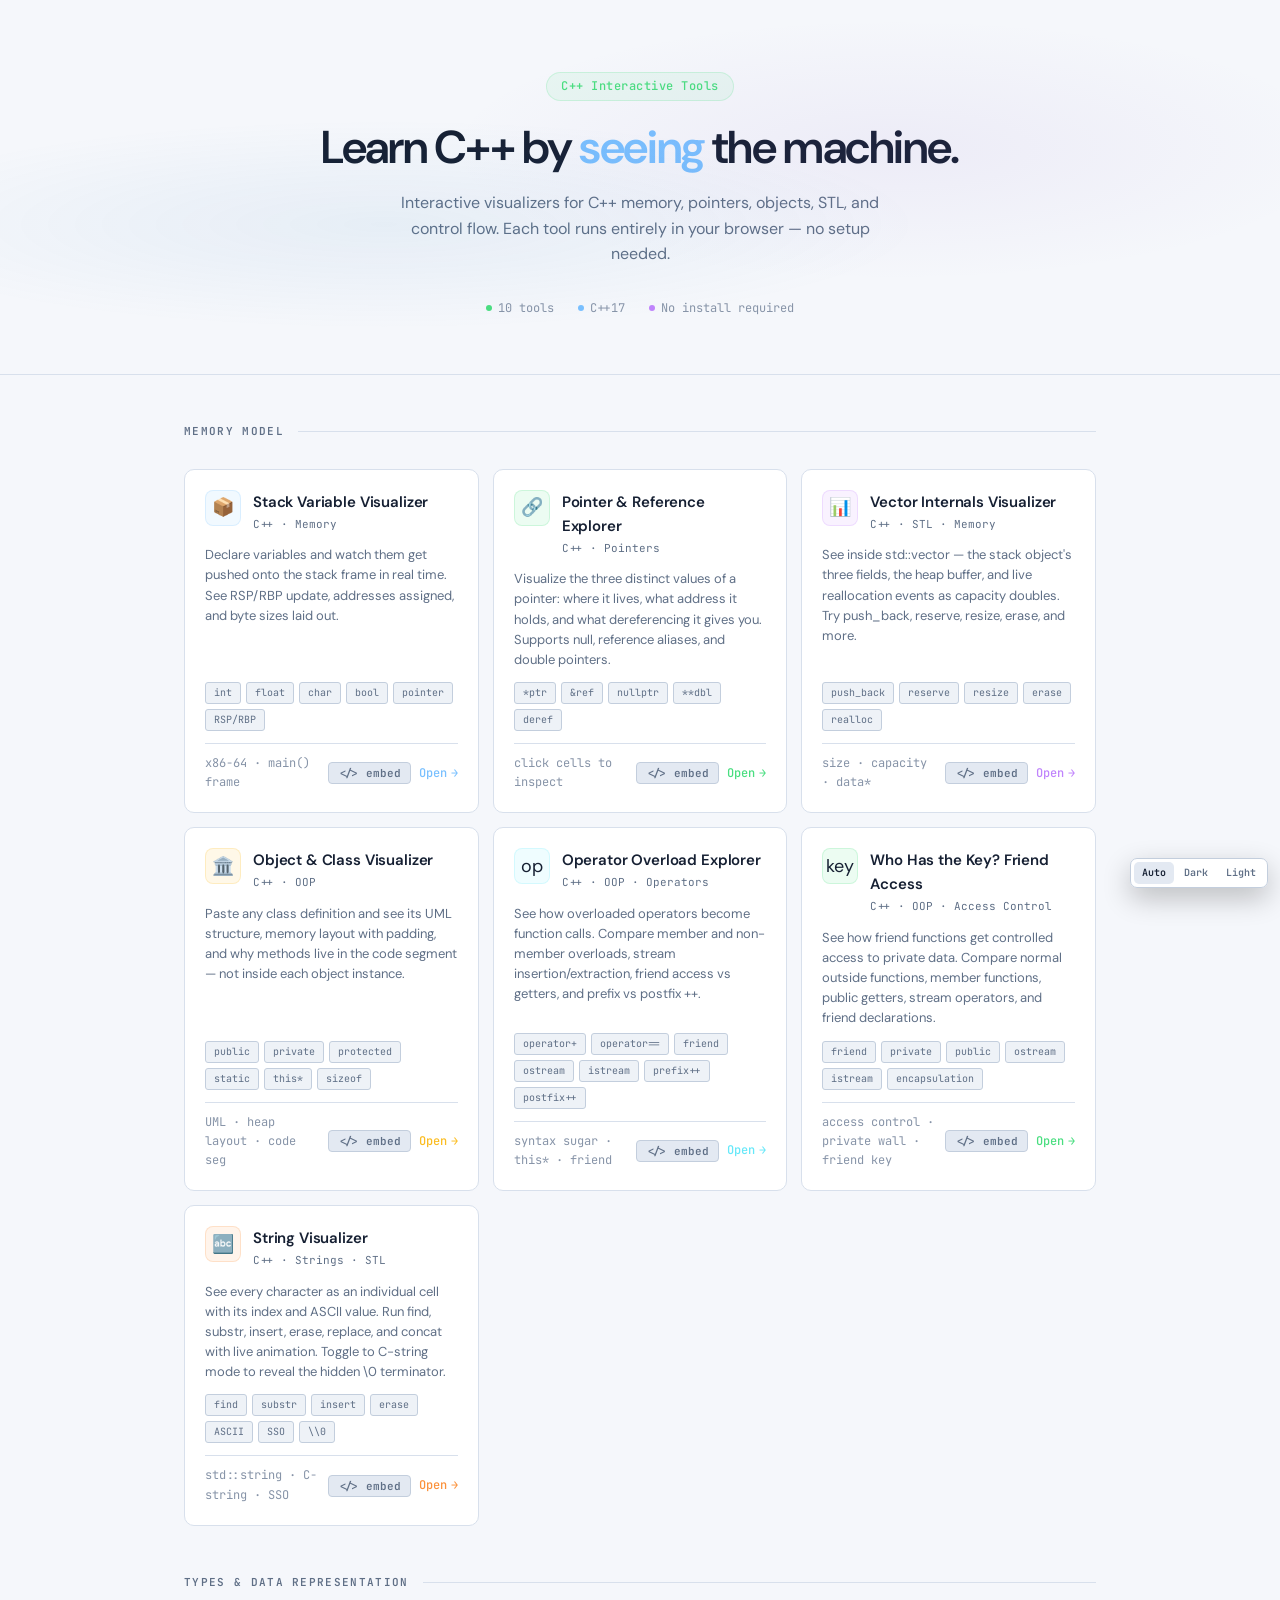
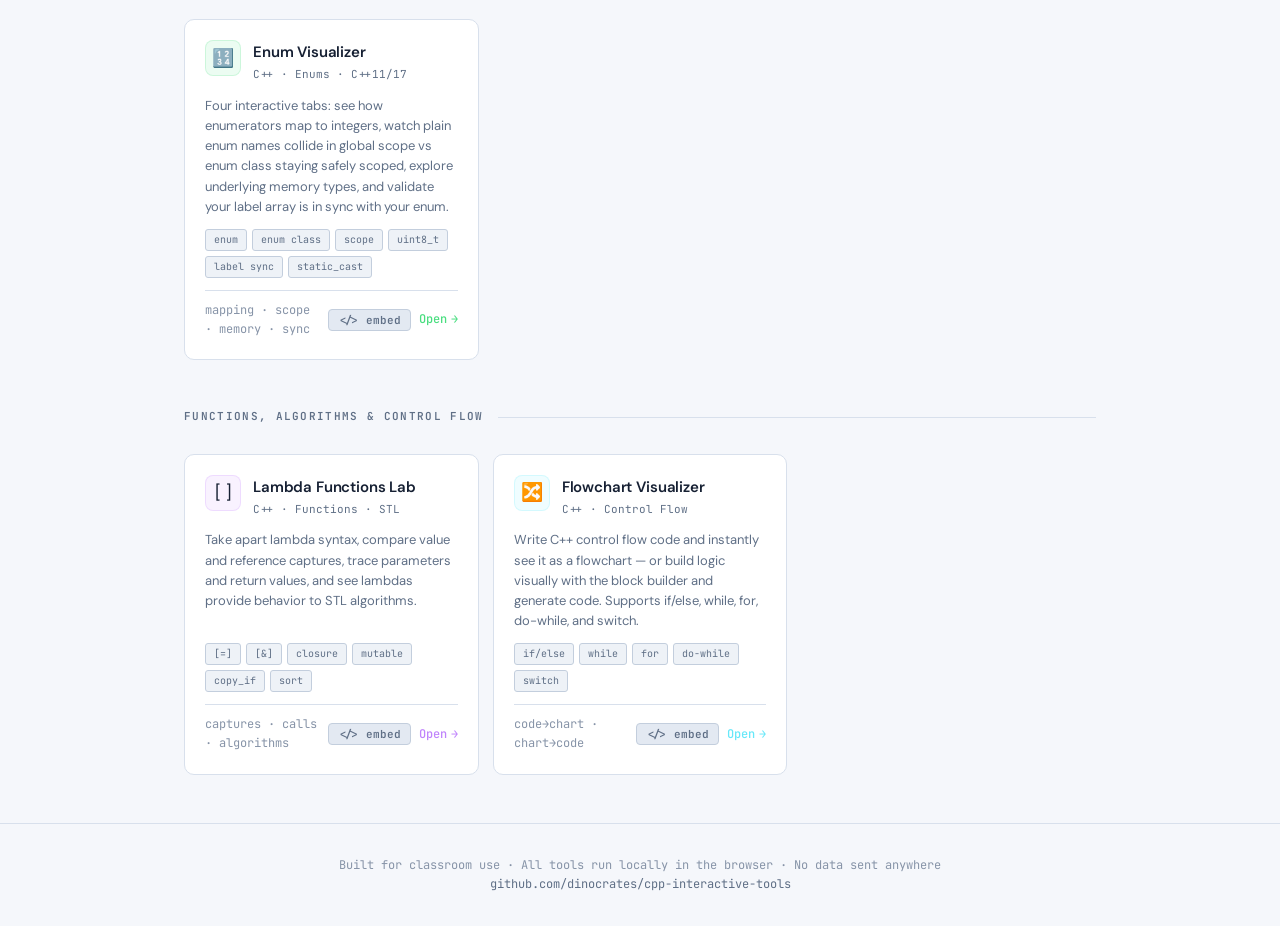
<file: index.html>
<!DOCTYPE html>
<html lang="en">
<head>
<meta charset="UTF-8">
<meta name="viewport" content="width=device-width, initial-scale=1.0">
<title>C++ Interactive Tools</title>
<script src="assets/theme.js"></script>
<link href="https://fonts.googleapis.com/css2?family=JetBrains+Mono:wght@400;500;600&family=DM+Sans:wght@300;400;500;600&display=swap" rel="stylesheet">
<style>
:root {
  --bg:#0c0f14; --s1:#131720; --s2:#1a2030; --s3:#212840;
  --border:#252d40; --border2:#303d55;
  --text:#d8e4f8; --muted:#7080a0; --dim:#3a4a62;
  --green:#4ade80; --blue:#79c0ff; --purple:#c084fc;
  --amber:#fbbd23; --red:#f87171; --cyan:#67e8f9; --orange:#fb923c;
  --code:'JetBrains Mono',monospace; --ui:'DM Sans',sans-serif;
}
*,*::before,*::after{box-sizing:border-box;margin:0;padding:0}
body{background:var(--bg);color:var(--text);font-family:var(--ui);min-height:100vh;line-height:1.6}

/* ── HERO ── */
.hero{padding:72px 24px 56px;text-align:center;position:relative;border-bottom:1px solid var(--border);overflow:hidden}
.hero::before{content:'';position:absolute;inset:0;background:radial-gradient(ellipse 60% 40% at 30% 60%,rgba(121,192,255,.05) 0%,transparent 70%),radial-gradient(ellipse 50% 50% at 70% 40%,rgba(192,132,252,.04) 0%,transparent 70%);pointer-events:none}
.hero-eyebrow{display:inline-block;font-family:var(--code);font-size:12px;font-weight:500;color:var(--green);background:rgba(74,222,128,.08);border:1px solid rgba(74,222,128,.2);border-radius:20px;padding:4px 14px;margin-bottom:20px;letter-spacing:.04em}
.hero h1{font-size:clamp(28px,5vw,46px);font-weight:600;letter-spacing:-.03em;line-height:1.15;margin-bottom:16px}
.hero h1 span{color:var(--blue)}
.hero p{font-size:16px;color:var(--muted);max-width:520px;margin:0 auto 32px;font-weight:400}
.hero-meta{display:flex;align-items:center;justify-content:center;gap:24px;font-family:var(--code);font-size:12px;color:var(--dim)}
.hero-meta span{display:flex;align-items:center;gap:6px}
.hero-dot{width:6px;height:6px;border-radius:50%}

/* ── SECTION ── */
.section{max-width:960px;margin:0 auto;padding:48px 24px}
.section-header{display:flex;align-items:center;gap:14px;margin-bottom:28px}
.section-label{font-size:11px;font-weight:600;text-transform:uppercase;letter-spacing:.12em;color:var(--muted);font-family:var(--code);white-space:nowrap}
.section-line{flex:1;height:1px;background:var(--border)}

/* ── CARDS ── */
.card-grid{display:grid;grid-template-columns:repeat(auto-fill,minmax(280px,1fr));gap:14px}
.card{background:var(--s1);border:1px solid var(--border);border-radius:10px;padding:20px;color:inherit;display:flex;flex-direction:column;gap:12px;transition:border-color .15s,background .15s,transform .15s;position:relative;overflow:hidden}
.card::before{content:'';position:absolute;top:0;left:0;right:0;height:2px;background:var(--card-accent,var(--blue));opacity:0;transition:opacity .2s}
.card:hover{background:var(--s2);border-color:var(--border2);transform:translateY(-2px)}
.card:hover::before{opacity:1}
.card-icon{width:36px;height:36px;border-radius:8px;display:flex;align-items:center;justify-content:center;font-size:18px;background:var(--card-icon-bg,rgba(121,192,255,.1));border:1px solid var(--card-icon-bd,rgba(121,192,255,.2));flex-shrink:0}
.card-top{display:flex;align-items:flex-start;gap:12px}
.card-title-wrap{flex:1}
.card-title{font-size:15px;font-weight:600;color:var(--text);margin-bottom:2px;letter-spacing:-.01em}
.card-course{font-size:11px;font-family:var(--code);color:var(--muted)}
.card-desc{font-size:13px;color:var(--muted);line-height:1.55;flex:1}
.card-tags{display:flex;flex-wrap:wrap;gap:5px}
.tag{font-family:var(--code);font-size:10px;padding:2px 8px;border-radius:3px;background:var(--s2);border:1px solid var(--border2);color:var(--muted)}
.card-footer{display:flex;align-items:center;justify-content:space-between;padding-top:10px;border-top:1px solid var(--border);font-size:12px;color:var(--dim);font-family:var(--code);gap:8px}
.card-actions{display:flex;align-items:center;gap:8px;flex-shrink:0}

.btn-open{display:flex;align-items:center;gap:4px;font-size:12px;font-weight:500;color:var(--card-accent,var(--blue));text-decoration:none;background:none;border:none;cursor:pointer;font-family:var(--code);padding:0}
.btn-open::after{content:'→';transition:transform .15s}
.card:hover .btn-open::after{transform:translateX(3px)}

.btn-embed{
  display:flex;align-items:center;gap:4px;
  font-size:11px;font-weight:600;
  color:var(--muted);background:var(--s3);
  border:1px solid var(--border2);border-radius:4px;
  padding:3px 9px;cursor:pointer;font-family:var(--code);
  transition:all .12s;
}
.btn-embed:hover{color:var(--text);border-color:var(--muted);background:var(--border2)}
.embed-icon{font-size:10px;opacity:.7}

/* ── MODAL ── */
.modal-overlay{
  position:fixed;inset:0;background:rgba(0,0,0,.75);
  backdrop-filter:blur(6px);
  display:flex;align-items:center;justify-content:center;
  z-index:1000;padding:20px;
  opacity:0;pointer-events:none;transition:opacity .2s;
}
.modal-overlay.open{opacity:1;pointer-events:all}
.modal{
  background:var(--s1);border:1px solid var(--border2);border-radius:12px;
  width:100%;max-width:580px;overflow:hidden;
  transform:translateY(14px) scale(.97);transition:transform .22s cubic-bezier(.34,1.2,.64,1);
}
.modal-overlay.open .modal{transform:translateY(0) scale(1)}

.modal-header{padding:16px 20px;border-bottom:1px solid var(--border);background:var(--s2);display:flex;align-items:flex-start;justify-content:space-between;gap:12px}
.modal-header-left{}
.modal-tool-name{font-size:15px;font-weight:600;letter-spacing:-.01em;margin-bottom:2px}
.modal-tool-course{font-size:11px;font-family:var(--code);color:var(--muted)}
.modal-close{background:none;border:none;color:var(--muted);cursor:pointer;font-size:22px;line-height:1;padding:0;flex-shrink:0;transition:color .12s}
.modal-close:hover{color:var(--text)}

.modal-body{padding:20px;display:flex;flex-direction:column;gap:16px}

.modal-section-label{font-size:10px;font-weight:600;text-transform:uppercase;letter-spacing:.1em;color:var(--muted);font-family:var(--code);margin-bottom:6px}

.code-block{
  background:#080b10;border:1px solid var(--border2);border-radius:6px;
  padding:14px 14px 14px 14px;
  font-family:var(--code);font-size:12px;line-height:1.75;
  color:#a8d4ff;position:relative;
  white-space:pre;overflow-x:auto;
}
.copy-btn{
  position:absolute;top:8px;right:8px;
  font-size:11px;font-weight:500;padding:3px 10px;
  border-radius:4px;border:1px solid var(--border2);
  background:var(--s3);color:var(--muted);
  cursor:pointer;font-family:var(--code);transition:all .12s;
}
.copy-btn:hover{background:var(--border2);color:var(--text)}
.copy-btn.copied{border-color:var(--green);color:var(--green);background:rgba(74,222,128,.08)}

.modal-hint{font-size:12px;color:var(--muted);line-height:1.65;padding:11px 14px;background:rgba(121,192,255,.04);border:1px solid rgba(121,192,255,.1);border-radius:6px;font-family:var(--code)}
.modal-hint strong{color:var(--blue);font-weight:500}

.modal-footer{display:flex;align-items:center;justify-content:space-between;padding-top:4px}
.modal-footer-label{font-size:11px;color:var(--dim);font-family:var(--code)}
.modal-open-link{font-size:12px;font-family:var(--code);color:var(--muted);text-decoration:none;padding:5px 12px;border:1px solid var(--border2);border-radius:5px;background:var(--s2);transition:all .12s}
.modal-open-link:hover{color:var(--text);border-color:var(--muted)}

/* ── FOOTER ── */
footer{text-align:center;padding:32px 24px;font-size:12px;color:var(--dim);font-family:var(--code);border-top:1px solid var(--border)}
footer a{color:var(--muted);text-decoration:none}
footer a:hover{color:var(--text)}
</style>
<link rel="stylesheet" href="assets/theme.css">
</head>
<body>

<!-- ── MODAL ── -->
<div class="modal-overlay" id="modal-overlay" onclick="handleOverlayClick(event)">
  <div class="modal">
    <div class="modal-header">
      <div class="modal-header-left">
        <div class="modal-tool-name" id="modal-title"></div>
        <div class="modal-tool-course" id="modal-course"></div>
      </div>
      <button class="modal-close" onclick="closeModal()">×</button>
    </div>
    <div class="modal-body">
      <div>
        <div class="modal-section-label">Canvas iFrame Embed Code</div>
        <div class="code-block"><button class="copy-btn" id="copy-btn" onclick="copyCode()">copy</button><span id="modal-code"></span></div>
      </div>
      <div class="modal-hint">
        In Canvas: edit a <strong>Page</strong> → click the <strong>&lt;/&gt; HTML Editor</strong> button → paste the code above.
        Adjust <strong>height</strong> to taste — the value shown is a good starting point for each tool.
      </div>
      <div class="modal-footer">
        <span class="modal-footer-label">or open standalone →</span>
        <a class="modal-open-link" id="modal-direct" href="#" target="_blank">open in new tab ↗</a>
      </div>
    </div>
  </div>
</div>

<!-- ── HERO ── -->
<div class="hero">
  <div class="hero-eyebrow">C++ Interactive Tools</div>
  <h1>Learn C++ by <span>seeing</span> the machine.</h1>
  <p>Interactive visualizers for C++ memory, pointers, objects, STL, and control flow. Each tool runs entirely in your browser — no setup needed.</p>
  <div class="hero-meta">
    <span><span class="hero-dot" style="background:var(--green)"></span>10 tools</span>
    <span><span class="hero-dot" style="background:var(--blue)"></span>C++17</span>
    <span><span class="hero-dot" style="background:var(--purple)"></span>No install required</span>
  </div>
</div>

<div class="section">

  <div class="section-header">
    <span class="section-label">Memory Model</span>
    <div class="section-line"></div>
  </div>

  <div class="card-grid">

    <div class="card" style="--card-accent:var(--blue);--card-icon-bg:rgba(121,192,255,.1);--card-icon-bd:rgba(121,192,255,.2)">
      <div class="card-top">
        <div class="card-icon">📦</div>
        <div class="card-title-wrap">
          <div class="card-title">Stack Variable Visualizer</div>
          <div class="card-course">C++ · Memory</div>
        </div>
      </div>
      <div class="card-desc">Declare variables and watch them get pushed onto the stack frame in real time. See RSP/RBP update, addresses assigned, and byte sizes laid out.</div>
      <div class="card-tags">
        <span class="tag">int</span><span class="tag">float</span><span class="tag">char</span><span class="tag">bool</span><span class="tag">pointer</span><span class="tag">RSP/RBP</span>
      </div>
      <div class="card-footer">
        <span>x86-64 · main() frame</span>
        <div class="card-actions">
          <button class="btn-embed" onclick="showEmbed('cpp-stack-visualizer','Stack Variable Visualizer','C++ · Memory',750)">&lt;/&gt; embed</button>
          <a class="btn-open" href="demos/cpp-stack-visualizer.html" target="_blank">Open</a>
        </div>
      </div>
    </div>

    <div class="card" style="--card-accent:var(--green);--card-icon-bg:rgba(74,222,128,.1);--card-icon-bd:rgba(74,222,128,.2)">
      <div class="card-top">
        <div class="card-icon">🔗</div>
        <div class="card-title-wrap">
          <div class="card-title">Pointer &amp; Reference Explorer</div>
          <div class="card-course">C++ · Pointers</div>
        </div>
      </div>
      <div class="card-desc">Visualize the three distinct values of a pointer: where it lives, what address it holds, and what dereferencing it gives you. Supports null, reference aliases, and double pointers.</div>
      <div class="card-tags">
        <span class="tag">*ptr</span><span class="tag">&amp;ref</span><span class="tag">nullptr</span><span class="tag">**dbl</span><span class="tag">deref</span>
      </div>
      <div class="card-footer">
        <span>click cells to inspect</span>
        <div class="card-actions">
          <button class="btn-embed" onclick="showEmbed('cpp-pointer-explorer','Pointer &amp; Reference Explorer','C++ · Pointers',750)">&lt;/&gt; embed</button>
          <a class="btn-open" href="demos/cpp-pointer-explorer.html" target="_blank">Open</a>
        </div>
      </div>
    </div>

    <div class="card" style="--card-accent:var(--purple);--card-icon-bg:rgba(192,132,252,.1);--card-icon-bd:rgba(192,132,252,.2)">
      <div class="card-top">
        <div class="card-icon">📊</div>
        <div class="card-title-wrap">
          <div class="card-title">Vector Internals Visualizer</div>
          <div class="card-course">C++ · STL · Memory</div>
        </div>
      </div>
      <div class="card-desc">See inside std::vector — the stack object's three fields, the heap buffer, and live reallocation events as capacity doubles. Try push_back, reserve, resize, erase, and more.</div>
      <div class="card-tags">
        <span class="tag">push_back</span><span class="tag">reserve</span><span class="tag">resize</span><span class="tag">erase</span><span class="tag">realloc</span>
      </div>
      <div class="card-footer">
        <span>size · capacity · data*</span>
        <div class="card-actions">
          <button class="btn-embed" onclick="showEmbed('cpp-vector-visualizer','Vector Internals Visualizer','C++ · STL · Memory',820)">&lt;/&gt; embed</button>
          <a class="btn-open" href="demos/cpp-vector-visualizer.html" target="_blank">Open</a>
        </div>
      </div>
    </div>

    <div class="card" style="--card-accent:var(--amber);--card-icon-bg:rgba(251,189,35,.1);--card-icon-bd:rgba(251,189,35,.2)">
      <div class="card-top">
        <div class="card-icon">🏛️</div>
        <div class="card-title-wrap">
          <div class="card-title">Object &amp; Class Visualizer</div>
          <div class="card-course">C++ · OOP</div>
        </div>
      </div>
      <div class="card-desc">Paste any class definition and see its UML structure, memory layout with padding, and why methods live in the code segment — not inside each object instance.</div>
      <div class="card-tags">
        <span class="tag">public</span><span class="tag">private</span><span class="tag">protected</span><span class="tag">static</span><span class="tag">this*</span><span class="tag">sizeof</span>
      </div>
      <div class="card-footer">
        <span>UML · heap layout · code seg</span>
        <div class="card-actions">
          <button class="btn-embed" onclick="showEmbed('cpp-object-visualizer','Object &amp; Class Visualizer','C++ · OOP',760)">&lt;/&gt; embed</button>
          <a class="btn-open" href="demos/cpp-object-visualizer.html" target="_blank">Open</a>
        </div>
      </div>
    </div>

    <div class="card" style="--card-accent:var(--cyan);--card-icon-bg:rgba(103,232,249,.1);--card-icon-bd:rgba(103,232,249,.2)">
      <div class="card-top">
        <div class="card-icon">op</div>
        <div class="card-title-wrap">
          <div class="card-title">Operator Overload Explorer</div>
          <div class="card-course">C++ &middot; OOP &middot; Operators</div>
        </div>
      </div>
      <div class="card-desc">See how overloaded operators become function calls. Compare member and non-member overloads, stream insertion/extraction, friend access vs getters, and prefix vs postfix ++.</div>
      <div class="card-tags">
        <span class="tag">operator+</span><span class="tag">operator==</span><span class="tag">friend</span><span class="tag">ostream</span><span class="tag">istream</span><span class="tag">prefix++</span><span class="tag">postfix++</span>
      </div>
      <div class="card-footer">
        <span>syntax sugar &middot; this* &middot; friend</span>
        <div class="card-actions">
          <button class="btn-embed" onclick="showEmbed('cpp-operator-overload-visualizer','Operator Overload Explorer','C++ &middot; OOP &middot; Operators',860)">&lt;/&gt; embed</button>
          <a class="btn-open" href="demos/cpp-operator-overload-visualizer.html" target="_blank">Open</a>
        </div>
      </div>
    </div>

    <div class="card" style="--card-accent:var(--green);--card-icon-bg:rgba(74,222,128,.1);--card-icon-bd:rgba(74,222,128,.2)">
      <div class="card-top">
        <div class="card-icon">key</div>
        <div class="card-title-wrap">
          <div class="card-title">Who Has the Key? Friend Access</div>
          <div class="card-course">C++ &middot; OOP &middot; Access Control</div>
        </div>
      </div>
      <div class="card-desc">See how friend functions get controlled access to private data. Compare normal outside functions, member functions, public getters, stream operators, and friend declarations.</div>
      <div class="card-tags">
        <span class="tag">friend</span><span class="tag">private</span><span class="tag">public</span><span class="tag">ostream</span><span class="tag">istream</span><span class="tag">encapsulation</span>
      </div>
      <div class="card-footer">
        <span>access control &middot; private wall &middot; friend key</span>
        <div class="card-actions">
          <button class="btn-embed" onclick="showEmbed('cpp-friend-function-visualizer','Who Has the Key? Friend Access','C++ &middot; OOP &middot; Access Control',860)">&lt;/&gt; embed</button>
          <a class="btn-open" href="demos/cpp-friend-function-visualizer.html" target="_blank">Open</a>
        </div>
      </div>
    </div>

    <div class="card" style="--card-accent:var(--orange);--card-icon-bg:rgba(251,146,60,.1);--card-icon-bd:rgba(251,146,60,.2)">
      <div class="card-top">
        <div class="card-icon">🔤</div>
        <div class="card-title-wrap">
          <div class="card-title">String Visualizer</div>
          <div class="card-course">C++ · Strings · STL</div>
        </div>
      </div>
      <div class="card-desc">See every character as an individual cell with its index and ASCII value. Run find, substr, insert, erase, replace, and concat with live animation. Toggle to C-string mode to reveal the hidden \0 terminator.</div>
      <div class="card-tags">
        <span class="tag">find</span><span class="tag">substr</span><span class="tag">insert</span><span class="tag">erase</span><span class="tag">ASCII</span><span class="tag">SSO</span><span class="tag">\\0</span>
      </div>
      <div class="card-footer">
        <span>std::string · C-string · SSO</span>
        <div class="card-actions">
          <button class="btn-embed" onclick="showEmbed('cpp-string-visualizer','String Visualizer','C++ · Strings · STL',760)">&lt;/&gt; embed</button>
          <a class="btn-open" href="demos/cpp-string-visualizer.html" target="_blank">Open</a>
        </div>
      </div>
    </div>

  </div>

  <div class="section-header" style="margin-top:48px">
    <span class="section-label">Types &amp; Data Representation</span>
    <div class="section-line"></div>
  </div>

  <div class="card-grid">

    <div class="card" style="--card-accent:var(--green);--card-icon-bg:rgba(74,222,128,.1);--card-icon-bd:rgba(74,222,128,.2)">
      <div class="card-top">
        <div class="card-icon">🔢</div>
        <div class="card-title-wrap">
          <div class="card-title">Enum Visualizer</div>
          <div class="card-course">C++ · Enums · C++11/17</div>
        </div>
      </div>
      <div class="card-desc">Four interactive tabs: see how enumerators map to integers, watch plain enum names collide in global scope vs enum class staying safely scoped, explore underlying memory types, and validate your label array is in sync with your enum.</div>
      <div class="card-tags">
        <span class="tag">enum</span><span class="tag">enum class</span><span class="tag">scope</span><span class="tag">uint8_t</span><span class="tag">label sync</span><span class="tag">static_cast</span>
      </div>
      <div class="card-footer">
        <span>mapping · scope · memory · sync</span>
        <div class="card-actions">
          <button class="btn-embed" onclick="showEmbed('cpp-enum-visualizer','Enum Visualizer','C++ · Enums · C++11/17',780)">&lt;/&gt; embed</button>
          <a class="btn-open" href="demos/cpp-enum-visualizer.html" target="_blank">Open</a>
        </div>
      </div>
    </div>

  </div>

  <div class="section-header" style="margin-top:48px">
    <span class="section-label">Functions, Algorithms &amp; Control Flow</span>
    <div class="section-line"></div>
  </div>

  <div class="card-grid">

    <div class="card" style="--card-accent:var(--purple);--card-icon-bg:rgba(192,132,252,.1);--card-icon-bd:rgba(192,132,252,.2)">
      <div class="card-top">
        <div class="card-icon">[ ]</div>
        <div class="card-title-wrap">
          <div class="card-title">Lambda Functions Lab</div>
          <div class="card-course">C++ &middot; Functions &middot; STL</div>
        </div>
      </div>
      <div class="card-desc">Take apart lambda syntax, compare value and reference captures, trace parameters and return values, and see lambdas provide behavior to STL algorithms.</div>
      <div class="card-tags">
        <span class="tag">[=]</span><span class="tag">[&amp;]</span><span class="tag">closure</span><span class="tag">mutable</span><span class="tag">copy_if</span><span class="tag">sort</span>
      </div>
      <div class="card-footer">
        <span>captures &middot; calls &middot; algorithms</span>
        <div class="card-actions">
          <button class="btn-embed" onclick="showEmbed('cpp-lambda-visualizer','Lambda Functions Lab','C++ &middot; Functions &middot; STL',820)">&lt;/&gt; embed</button>
          <a class="btn-open" href="demos/cpp-lambda-visualizer.html" target="_blank">Open</a>
        </div>
      </div>
    </div>

    <div class="card" style="--card-accent:var(--cyan);--card-icon-bg:rgba(103,232,249,.1);--card-icon-bd:rgba(103,232,249,.2)">
      <div class="card-top">
        <div class="card-icon">🔀</div>
        <div class="card-title-wrap">
          <div class="card-title">Flowchart Visualizer</div>
          <div class="card-course">C++ · Control Flow</div>
        </div>
      </div>
      <div class="card-desc">Write C++ control flow code and instantly see it as a flowchart — or build logic visually with the block builder and generate code. Supports if/else, while, for, do-while, and switch.</div>
      <div class="card-tags">
        <span class="tag">if/else</span><span class="tag">while</span><span class="tag">for</span><span class="tag">do-while</span><span class="tag">switch</span>
      </div>
      <div class="card-footer">
        <span>code→chart · chart→code</span>
        <div class="card-actions">
          <button class="btn-embed" onclick="showEmbed('cpp-flowchart-visualizer','Flowchart Visualizer','C++ · Control Flow',860)">&lt;/&gt; embed</button>
          <a class="btn-open" href="demos/cpp-flowchart-visualizer.html" target="_blank">Open</a>
        </div>
      </div>
    </div>

  </div>

</div>

<footer>
  Built for classroom use · All tools run locally in the browser · No data sent anywhere
  <br style="margin-bottom:6px">
  <a href="https://github.com/dinocrates/cpp-interactive-tools">github.com/dinocrates/cpp-interactive-tools</a>
</footer>

<script>
const BASE = 'https://dinocrates.github.io/cpp-interactive-tools/demos/';

function showEmbed(file, title, course, height) {
  const url = BASE + file + '.html';
  const code = `<iframe\n  src="${url}"\n  width="100%"\n  height="${height}"\n  frameborder="0"\n  allowfullscreen>\n</iframe>`;
  document.getElementById('modal-title').textContent = title;
  document.getElementById('modal-course').textContent = course;
  document.getElementById('modal-code').textContent = code;
  document.getElementById('modal-direct').href = url;
  const btn = document.getElementById('copy-btn');
  btn.textContent = 'copy';
  btn.classList.remove('copied');
  document.getElementById('modal-overlay').classList.add('open');
  document.body.style.overflow = 'hidden';
}

function closeModal() {
  document.getElementById('modal-overlay').classList.remove('open');
  document.body.style.overflow = '';
}

function handleOverlayClick(e) {
  if (e.target === document.getElementById('modal-overlay')) closeModal();
}

function copyCode() {
  const code = document.getElementById('modal-code').textContent;
  navigator.clipboard.writeText(code).then(() => {
    const btn = document.getElementById('copy-btn');
    btn.textContent = '✓ copied!';
    btn.classList.add('copied');
    setTimeout(() => { btn.textContent = 'copy'; btn.classList.remove('copied'); }, 2200);
  });
}

document.addEventListener('keydown', e => { if (e.key === 'Escape') closeModal(); });
</script>
</body>
</html>
</file>
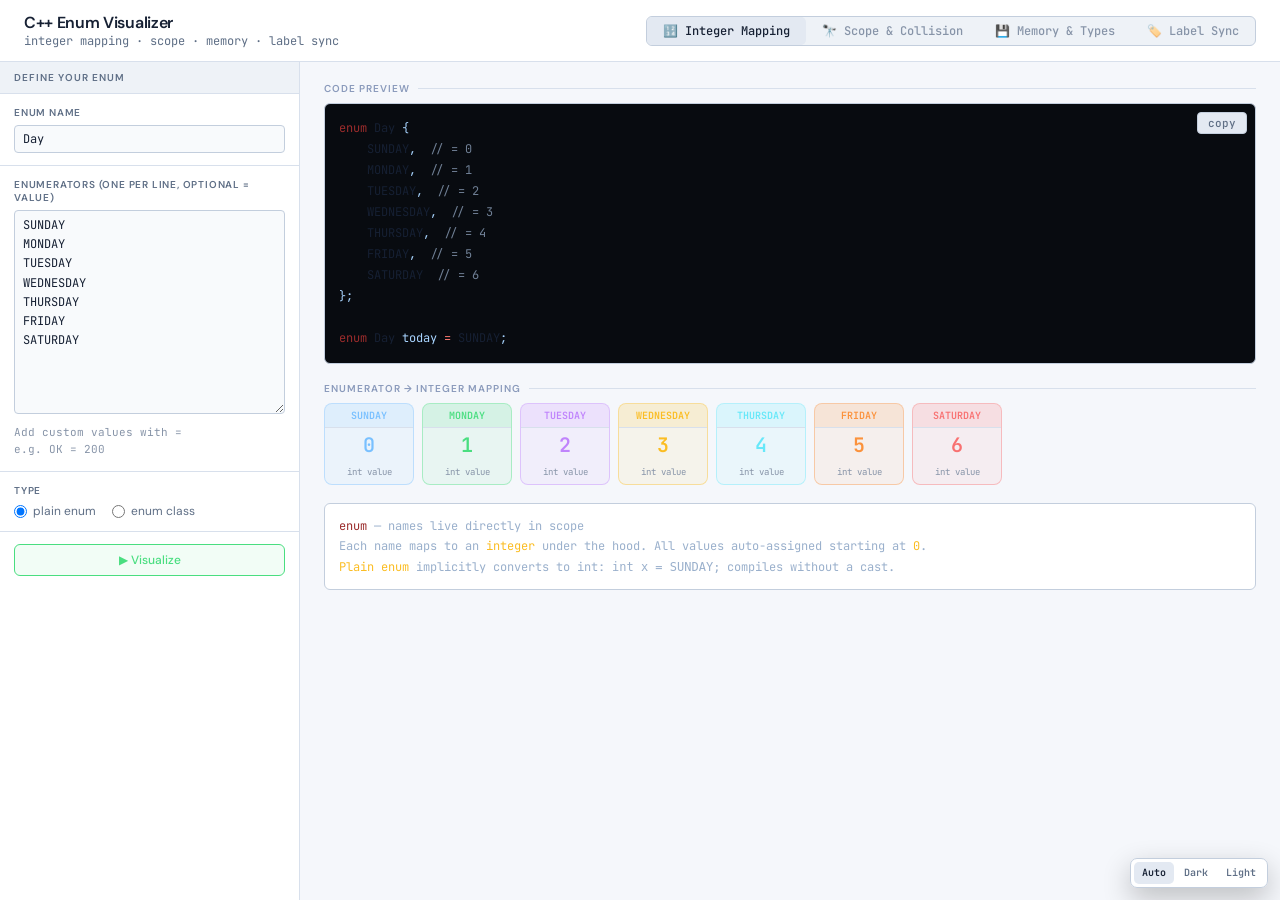
<file: demos/cpp-enum-visualizer.html>
<!DOCTYPE html>
<html lang="en">
<head>
<meta charset="UTF-8">
<meta name="viewport" content="width=device-width, initial-scale=1.0">
<title>C++ Enum Visualizer</title>
<script src="../assets/theme.js"></script>
<link href="https://fonts.googleapis.com/css2?family=JetBrains+Mono:wght@400;500;600&family=DM+Sans:wght@300;400;500;600&display=swap" rel="stylesheet">
<style>
:root {
  --bg:#0c0f14; --s1:#131720; --s2:#1a2030; --s3:#212840;
  --border:#252d40; --border2:#303d55;
  --text:#d8e4f8; --muted:#8a9abb; --dim:#6a80a0;
  --blue:#79c0ff; --green:#4ade80; --amber:#fbbd23;
  --red:#f87171; --purple:#c084fc; --cyan:#67e8f9; --orange:#fb923c;
  --code:'JetBrains Mono',monospace; --ui:'DM Sans',sans-serif;
  --r:8px;
}
*,*::before,*::after{box-sizing:border-box;margin:0;padding:0}
body{background:var(--bg);color:var(--text);font-family:var(--ui);font-size:14px;min-height:100vh;display:flex;flex-direction:column}

header{padding:12px 24px;border-bottom:1px solid var(--border);background:var(--s1);display:flex;align-items:center;justify-content:space-between;flex-shrink:0;gap:12px;flex-wrap:wrap}
header h1{font-size:16px;font-weight:600;letter-spacing:-.02em}
header p{font-size:12px;color:var(--muted);font-family:var(--code)}

/* Tabs */
.tabs{display:flex;background:var(--s2);border:1px solid var(--border2);border-radius:6px;overflow:hidden}
.tab-btn{padding:6px 16px;font-size:12px;font-weight:500;font-family:var(--code);background:none;border:none;color:var(--dim);cursor:pointer;transition:all .15s;white-space:nowrap}
.tab-btn.active{background:var(--s3);color:var(--text)}

.tab-panel{display:none;flex:1;min-height:0}
.tab-panel.active{display:flex}

/* ── SHARED LEFT PANEL ── */
.left{width:300px;flex-shrink:0;background:var(--s1);border-right:1px solid var(--border);display:flex;flex-direction:column;overflow-y:auto}
.phead{padding:9px 14px;background:var(--s2);border-bottom:1px solid var(--border);font-size:10px;font-weight:600;text-transform:uppercase;letter-spacing:.1em;color:var(--muted)}

/* ── SHARED RIGHT PANEL ── */
.right{flex:1;padding:20px 24px;overflow:auto;display:flex;flex-direction:column;gap:18px}

/* Inputs */
input[type=text],input[type=number],select,textarea{font-family:var(--code);font-size:12px;background:#080b10;border:1px solid var(--border2);border-radius:4px;padding:5px 8px;color:var(--text);outline:none;width:100%}
input[type=text]:focus,input[type=number]:focus,select:focus,textarea:focus{border-color:var(--blue)}
textarea{resize:vertical;line-height:1.6}
select{cursor:pointer}
select option{background:#131720}

button{font-family:var(--ui);font-size:12px;font-weight:500;padding:5px 12px;border-radius:5px;cursor:pointer;border:1px solid var(--border2);background:var(--s3);color:var(--text);transition:all .12s}
button:hover{background:var(--border2)}
button:active{transform:scale(.97)}

.field-group{padding:12px 14px;border-bottom:1px solid var(--border)}
.field-label{font-size:10px;font-weight:600;text-transform:uppercase;letter-spacing:.08em;color:var(--muted);margin-bottom:6px}
.field-row{display:flex;gap:6px;align-items:center;margin-bottom:6px}
.field-row:last-child{margin-bottom:0}
.field-key{font-size:11px;color:var(--dim);font-family:var(--code);flex-shrink:0;min-width:40px}
.hint{font-size:11px;color:var(--dim);line-height:1.6;margin-top:6px;font-family:var(--code)}

.run-btn{width:calc(100% - 28px);margin:12px 14px;display:block;text-align:center;padding:7px;border-radius:6px}
.run-btn-green{border-color:var(--green);color:var(--green);background:rgba(74,222,128,.07)}
.run-btn-green:hover{background:rgba(74,222,128,.14)}
.run-btn-blue{border-color:var(--blue);color:var(--blue);background:rgba(121,192,255,.07)}
.run-btn-blue:hover{background:rgba(121,192,255,.14)}

/* Region label */
.region-label{font-size:10px;font-weight:600;text-transform:uppercase;letter-spacing:.1em;color:#8a9abb;margin-bottom:8px;display:flex;align-items:center;gap:8px}
.region-label::after{content:'';flex:1;height:1px;background:var(--border)}

/* ── ENUMERATOR CARDS ── */
.enum-cards{display:flex;flex-wrap:wrap;gap:8px;align-items:flex-start}
.enum-card{
  display:flex;flex-direction:column;align-items:center;
  border-radius:8px;border:1px solid var(--border2);
  background:var(--s1);min-width:90px;overflow:hidden;
  animation:popIn .25s cubic-bezier(.34,1.56,.64,1);
  transition:border-color .2s,background .2s;
}
@keyframes popIn{from{opacity:0;transform:scale(.8) translateY(6px)}to{opacity:1;transform:scale(1) translateY(0)}}
.enum-card.active-card{border-color:var(--blue);background:rgba(121,192,255,.07)}
.enum-card-top{width:100%;padding:5px 10px;text-align:center;font-size:10px;font-family:var(--code);font-weight:600;border-bottom:1px solid var(--border)}
.enum-card-name{padding:10px 8px;font-size:14px;font-weight:600;font-family:var(--code);color:var(--text);text-align:center}
.enum-card-val{padding:4px 10px 8px;font-size:20px;font-weight:600;font-family:var(--code);color:var(--amber)}
.enum-card-sub{font-size:9px;color:var(--dim);padding:0 6px 6px;text-align:center;font-family:var(--code)}

/* ── MEMORY STRIP ── */
.mem-strip{display:flex;gap:3px;flex-wrap:nowrap;align-items:center}
.mem-byte{width:32px;height:32px;border-radius:4px;border:1px solid var(--border2);background:var(--s2);display:flex;align-items:center;justify-content:center;font-size:10px;font-family:var(--code);color:#8a9abb;flex-shrink:0}
.mem-byte.used{background:#0d2035;border-color:var(--blue);color:var(--blue)}
.mem-byte.unused{background:var(--s1);border-color:var(--border);color:var(--dim)}
.mem-label{font-size:11px;color:var(--dim);font-family:var(--code);margin-left:10px}

/* ── SCOPE PANEL ── */
.scope-cols{display:grid;grid-template-columns:1fr 1fr;gap:14px}
.scope-col{background:var(--s1);border-radius:var(--r);border:1px solid var(--border2);overflow:hidden}
.scope-col-head{padding:8px 14px;background:var(--s2);border-bottom:1px solid var(--border);font-size:12px;font-family:var(--code);font-weight:600;display:flex;align-items:center;gap:8px}
.scope-body{padding:12px 14px;display:flex;flex-direction:column;gap:6px}
.scope-name{font-size:12px;font-family:var(--code);padding:5px 10px;border-radius:4px;border:1px solid var(--border)}
.scope-name.collides{border-color:var(--red);background:rgba(248,113,113,.1);color:var(--red)}
.scope-name.safe{border-color:var(--green);background:rgba(74,222,128,.08);color:var(--green)}
.scope-name.scoped{border-color:var(--border2);background:var(--s2);color:var(--muted)}
.scope-prefix{color:var(--cyan);font-weight:600}

.collision-banner{padding:10px 14px;border-radius:6px;font-size:12px;font-family:var(--code);line-height:1.6;display:flex;align-items:flex-start;gap:8px}
.collision-banner.bad{background:rgba(248,113,113,.08);border:1px solid rgba(248,113,113,.25);color:#f8a0a0}
.collision-banner.good{background:rgba(74,222,128,.07);border:1px solid rgba(74,222,128,.2);color:#80e8a0}

/* ── LABEL SYNC ── */
.sync-grid{display:grid;grid-template-columns:1fr 1fr;gap:12px}
.sync-col{}
.sync-col-head{font-size:11px;font-weight:600;font-family:var(--code);color:var(--muted);margin-bottom:6px;padding:4px 0;border-bottom:1px solid var(--border)}
.sync-rows{display:flex;flex-direction:column;gap:4px}
.sync-row{display:flex;align-items:center;gap:8px;padding:5px 10px;border-radius:5px;border:1px solid var(--border);background:var(--s1);font-size:12px;font-family:var(--code);animation:popIn .2s ease}
.sync-row.match{border-color:rgba(74,222,128,.3);background:rgba(74,222,128,.05)}
.sync-row.mismatch{border-color:rgba(248,113,113,.3);background:rgba(248,113,113,.05)}
.sync-row.extra{border-color:rgba(251,189,35,.3);background:rgba(251,189,35,.05)}
.sync-idx{color:var(--dim);font-size:10px;min-width:24px}
.sync-name{flex:1}
.sync-label-val{flex:1;color:var(--muted)}
.sync-icon{font-size:14px;flex-shrink:0}
.sync-summary{padding:10px 14px;border-radius:6px;font-size:12px;font-family:var(--code);line-height:1.6;margin-top:4px}
.sync-summary.ok{background:rgba(74,222,128,.07);border:1px solid rgba(74,222,128,.2);color:#80e8a0}
.sync-summary.warn{background:rgba(251,189,35,.07);border:1px solid rgba(251,189,35,.25);color:#fcd070}
.sync-summary.bad{background:rgba(248,113,113,.07);border:1px solid rgba(248,113,113,.25);color:#f8a0a0}

/* Code preview box */
.code-box{background:#080b10;border:1px solid var(--border2);border-radius:6px;padding:14px;font-family:var(--code);font-size:12px;line-height:1.75;color:#a8d4ff;position:relative;overflow-x:auto;white-space:pre}
.kw{color:#ff7b72}.tp{color:#79c0ff}.nm{color:#e6edf3}.cm{color:#484f6a}.val{color:#fbbd23}.str{color:#a5d6ff}.op{color:#ff7b72}
.copy-btn{position:absolute;top:8px;right:8px;font-size:11px;padding:3px 10px;border-radius:4px;border:1px solid var(--border2);background:var(--s3);color:var(--muted);cursor:pointer;font-family:var(--code);transition:all .12s}
.copy-btn:hover{background:var(--border2);color:var(--text)}
.copy-btn.copied{border-color:var(--green);color:var(--green);background:rgba(74,222,128,.08)}

/* Info card */
.info-card{background:var(--s1);border:1px solid var(--border2);border-radius:6px;padding:12px 14px;font-size:12px;font-family:var(--code);line-height:1.7;color:#9ab0cc}
.info-card strong{color:var(--text);font-weight:600}
.info-card .hl-blue{color:var(--blue)}
.info-card .hl-amber{color:var(--amber)}
.info-card .hl-green{color:var(--green)}
.info-card .hl-red{color:var(--red)}

/* Underlying type selector */
.type-pill{display:inline-flex;align-items:center;gap:4px;padding:3px 10px;border-radius:20px;border:1px solid var(--border2);font-size:11px;font-family:var(--code);color:var(--muted);cursor:pointer;transition:all .12s;background:var(--s2)}
.type-pill:hover{border-color:var(--muted);color:var(--text)}
.type-pill.active{border-color:var(--purple);color:var(--purple);background:rgba(192,132,252,.1)}
.type-pills{display:flex;gap:6px;flex-wrap:wrap;margin-top:6px}

.badge{display:inline-block;font-size:10px;font-weight:600;font-family:var(--code);padding:2px 7px;border-radius:3px}
.badge-new{background:rgba(74,222,128,.15);color:var(--green);border:1px solid rgba(74,222,128,.3)}
.badge-old{background:rgba(251,189,35,.12);color:var(--amber);border:1px solid rgba(251,189,35,.3)}
</style>
<link rel="stylesheet" href="../assets/theme.css">
</head>
<body>

<header>
  <div>
    <h1>C++ Enum Visualizer</h1>
    <p>integer mapping · scope · memory · label sync</p>
  </div>
  <div class="tabs" id="main-tabs">
    <button class="tab-btn active" onclick="switchTab(0)">🔢 Integer Mapping</button>
    <button class="tab-btn" onclick="switchTab(1)">🔭 Scope &amp; Collision</button>
    <button class="tab-btn" onclick="switchTab(2)">💾 Memory &amp; Types</button>
    <button class="tab-btn" onclick="switchTab(3)">🏷️ Label Sync</button>
  </div>
</header>

<!-- ═══════════════════════════════════════════════════════════ -->
<!-- TAB 0: INTEGER MAPPING                                      -->
<!-- ═══════════════════════════════════════════════════════════ -->
<div class="tab-panel active" id="tab-0">
  <div class="left">
    <div class="phead">Define Your Enum</div>
    <div class="field-group">
      <div class="field-label">Enum Name</div>
      <input type="text" id="t0-name" value="Day" maxlength="24"/>
    </div>
    <div class="field-group">
      <div class="field-label">Enumerators (one per line, optional = value)</div>
      <textarea id="t0-members" rows="10">SUNDAY
MONDAY
TUESDAY
WEDNESDAY
THURSDAY
FRIDAY
SATURDAY</textarea>
      <div class="hint">Add custom values with =<br>e.g. OK = 200</div>
    </div>
    <div class="field-group">
      <div class="field-label">Type</div>
      <div class="field-row">
        <label style="font-size:12px;color:var(--muted);display:flex;align-items:center;gap:6px;cursor:pointer">
          <input type="radio" name="t0-type" value="enum" checked onchange="renderTab0()"> plain enum
        </label>
        <label style="font-size:12px;color:var(--muted);display:flex;align-items:center;gap:6px;cursor:pointer;margin-left:10px">
          <input type="radio" name="t0-type" value="class" onchange="renderTab0()"> enum class
        </label>
      </div>
    </div>
    <button class="run-btn run-btn-green" onclick="renderTab0()">▶ Visualize</button>
  </div>
  <div class="right" id="right-0">
    <div class="empty-msg" style="color:var(--dim);font-family:var(--code);font-size:13px">// hit Visualize to see the mapping</div>
  </div>
</div>

<!-- ═══════════════════════════════════════════════════════════ -->
<!-- TAB 1: SCOPE & COLLISION                                    -->
<!-- ═══════════════════════════════════════════════════════════ -->
<div class="tab-panel" id="tab-1">
  <div class="left">
    <div class="phead">Two Enums — Spot the Collision</div>
    <div class="field-group">
      <div class="field-label">Enum A name</div>
      <input type="text" id="t1-nameA" value="TrafficLight"/>
      <div class="field-label" style="margin-top:8px">Members (one per line)</div>
      <textarea id="t1-membersA" rows="4">RED
YELLOW
GREEN</textarea>
    </div>
    <div class="field-group">
      <div class="field-label">Enum B name</div>
      <input type="text" id="t1-nameB" value="Color"/>
      <div class="field-label" style="margin-top:8px">Members (one per line)</div>
      <textarea id="t1-membersB" rows="4">RED
GREEN
BLUE</textarea>
    </div>
    <button class="run-btn run-btn-green" onclick="renderTab1()">▶ Check Scope</button>
  </div>
  <div class="right" id="right-1">
    <div class="empty-msg" style="color:var(--dim);font-family:var(--code);font-size:13px">// hit Check Scope to see collisions</div>
  </div>
</div>

<!-- ═══════════════════════════════════════════════════════════ -->
<!-- TAB 2: MEMORY & UNDERLYING TYPE                            -->
<!-- ═══════════════════════════════════════════════════════════ -->
<div class="tab-panel" id="tab-2">
  <div class="left">
    <div class="phead">Underlying Type Explorer</div>
    <div class="field-group">
      <div class="field-label">Enum Name</div>
      <input type="text" id="t2-name" value="Direction"/>
    </div>
    <div class="field-group">
      <div class="field-label">Members</div>
      <textarea id="t2-members" rows="5">NORTH
SOUTH
EAST
WEST</textarea>
    </div>
    <div class="field-group">
      <div class="field-label">Underlying Type</div>
      <div class="type-pills" id="type-pills">
        <span class="type-pill" onclick="selectType('int')">int (4B)</span>
        <span class="type-pill active" onclick="selectType('uint8_t')">uint8_t (1B)</span>
        <span class="type-pill" onclick="selectType('uint16_t')">uint16_t (2B)</span>
        <span class="type-pill" onclick="selectType('int64_t')">int64_t (8B)</span>
      </div>
    </div>
    <button class="run-btn run-btn-blue" onclick="renderTab2()">▶ Show Memory</button>
  </div>
  <div class="right" id="right-2">
    <div class="empty-msg" style="color:var(--dim);font-family:var(--code);font-size:13px">// select a type and hit Show Memory</div>
  </div>
</div>

<!-- ═══════════════════════════════════════════════════════════ -->
<!-- TAB 3: LABEL SYNC                                          -->
<!-- ═══════════════════════════════════════════════════════════ -->
<div class="tab-panel" id="tab-3">
  <div class="left">
    <div class="phead">Label Sync Checker</div>
    <div class="field-group">
      <div class="field-label">Enum Name</div>
      <input type="text" id="t3-name" value="WeatherCondition"/>
    </div>
    <div class="field-group">
      <div class="field-label">Enum Members (one per line)</div>
      <textarea id="t3-members" rows="6">SUNNY
RAINY
CLOUDY
STORMY
END</textarea>
    </div>
    <div class="field-group">
      <div class="field-label">String Label Array (one per line)</div>
      <textarea id="t3-labels" rows="5">"Sunny"
"Rainy"
"Cloudy"
"Stormy"</textarea>
      <div class="hint">Omit END from labels — it's just a sentinel</div>
    </div>
    <button class="run-btn run-btn-green" onclick="renderTab3()">▶ Check Sync</button>
  </div>
  <div class="right" id="right-3">
    <div class="empty-msg" style="color:var(--dim);font-family:var(--code);font-size:13px">// hit Check Sync to validate alignment</div>
  </div>
</div>

<script>
'use strict';

// ── TAB SWITCHING ─────────────────────────────────────────────
function switchTab(n) {
  document.querySelectorAll('.tab-panel').forEach((p,i)=>p.classList.toggle('active',i===n));
  document.querySelectorAll('.tab-btn').forEach((b,i)=>b.classList.toggle('active',i===n));
}

// ── HELPERS ───────────────────────────────────────────────────
function esc(s){return String(s).replace(/&/g,'&amp;').replace(/</g,'&lt;').replace(/>/g,'&gt;');}
function parseMembers(raw) {
  return raw.split('\n').map(l=>l.trim()).filter(Boolean).map(l=>{
    const m = l.match(/^(\w+)\s*=\s*(-?\d+)$/);
    return m ? {name:m[1],custom:parseInt(m[2])} : {name:l.replace(/\W.*/,''),custom:null};
  });
}
function assignValues(members) {
  let next = 0;
  return members.map(m => {
    if(m.custom !== null) { next = m.custom + 1; return {...m, value:m.custom}; }
    return {...m, value:next++};
  });
}
function copyCode(id) {
  const el = document.getElementById(id);
  navigator.clipboard.writeText(el.textContent).then(()=>{
    const btn = el.parentElement.querySelector('.copy-btn');
    btn.textContent='✓ copied!'; btn.classList.add('copied');
    setTimeout(()=>{btn.textContent='copy';btn.classList.remove('copied');},2000);
  });
}

// ── ACCENT COLORS FOR ENUM CARDS ─────────────────────────────
const ACCENTS = [
  {border:'rgba(121,192,255,.4)',bg:'rgba(121,192,255,.07)',top:'rgba(121,192,255,.12)',val:'#79c0ff'},
  {border:'rgba(74,222,128,.4)',bg:'rgba(74,222,128,.07)',top:'rgba(74,222,128,.12)',val:'#4ade80'},
  {border:'rgba(192,132,252,.4)',bg:'rgba(192,132,252,.07)',top:'rgba(192,132,252,.12)',val:'#c084fc'},
  {border:'rgba(251,189,35,.4)',bg:'rgba(251,189,35,.07)',top:'rgba(251,189,35,.12)',val:'#fbbd23'},
  {border:'rgba(103,232,249,.4)',bg:'rgba(103,232,249,.07)',top:'rgba(103,232,249,.12)',val:'#67e8f9'},
  {border:'rgba(251,146,60,.4)',bg:'rgba(251,146,60,.07)',top:'rgba(251,146,60,.12)',val:'#fb923c'},
  {border:'rgba(248,113,113,.4)',bg:'rgba(248,113,113,.07)',top:'rgba(248,113,113,.12)',val:'#f87171'},
];
function accent(i){ return ACCENTS[i % ACCENTS.length]; }

// ─────────────────────────────────────────────────────────────
// TAB 0: INTEGER MAPPING
// ─────────────────────────────────────────────────────────────
function renderTab0() {
  const name = document.getElementById('t0-name').value.trim() || 'MyEnum';
  const isClass = document.querySelector('input[name="t0-type"]:checked').value === 'class';
  const raw = document.getElementById('t0-members').value;
  const members = assignValues(parseMembers(raw));
  const right = document.getElementById('right-0');

  // Build code string
  const kw = isClass ? 'enum class' : 'enum';
  const prefix = isClass ? name+'::' : '';
  let codeLines = [`<span class="kw">${kw}</span> <span class="nm">${esc(name)}</span> {`];
  members.forEach((m,i)=>{
    const comma = i < members.length-1 ? ',' : '';
    const valComment = m.custom !== null
      ? `  <span class="cm">// = ${m.value} (custom)</span>`
      : `  <span class="cm">// = ${m.value}</span>`;
    codeLines.push(`    <span class="nm">${esc(m.name)}</span>${m.custom!==null?` <span class="op">=</span> <span class="val">${m.value}</span>`:''}${comma}${valComment}`);
  });
  codeLines.push(`};`);
  codeLines.push('');
  codeLines.push(`<span class="kw">${kw === 'enum class' ? 'enum class' : 'enum'}</span> <span class="nm">${esc(name)}</span> today <span class="op">=</span> <span class="nm">${prefix}${esc(members[0]?.name||'VALUE')}</span>;`);

  // Build cards
  let cards = members.map((m,i)=>{
    const a = accent(i);
    return `<div class="enum-card" style="border-color:${a.border};background:${a.bg}">
      <div class="enum-card-top" style="background:${a.top};color:${a.val}">${esc(prefix)}${esc(m.name)}</div>
      <div class="enum-card-val" style="color:${a.val}">${m.value}</div>
      <div class="enum-card-sub">int value</div>
    </div>`;
  }).join('');

  // Active value info
  const first = members[0];
  const accessStyle = isClass
    ? `<span class="kw">enum class</span> — must use <span style="color:var(--cyan)">${esc(name)}::</span> prefix`
    : `<span class="kw">enum</span> — names live directly in scope`;

  right.innerHTML = `
    <div>
      <div class="region-label">Code Preview</div>
      <div class="code-box" id="t0-code">${codeLines.join('\n')}<button class="copy-btn" onclick="copyCode('t0-code')">copy</button></div>
    </div>

    <div>
      <div class="region-label">Enumerator → Integer Mapping</div>
      <div class="enum-cards">${cards}</div>
    </div>

    <div class="info-card">
      ${accessStyle}<br>
      Each name maps to an <span class="hl-amber">integer</span> under the hood.
      ${members.some(m=>m.custom!==null)
        ? `Custom values assigned — subsequent values continue incrementing from there.`
        : `All values auto-assigned starting at <span class="hl-amber">0</span>.`}
      ${isClass
        ? `<br><span class="hl-green">enum class</span> will NOT implicitly convert to int — use <code>static_cast&lt;int&gt;(${esc(name)}::${esc(members[0]?.name||'X')})</code> when you need the raw number.`
        : `<br><span class="hl-amber">Plain enum</span> implicitly converts to int: <code>int x = ${esc(members[0]?.name||'X')};</code> compiles without a cast.`}
    </div>`;
}

// ─────────────────────────────────────────────────────────────
// TAB 1: SCOPE & COLLISION
// ─────────────────────────────────────────────────────────────
function renderTab1() {
  const nameA = document.getElementById('t1-nameA').value.trim() || 'EnumA';
  const nameB = document.getElementById('t1-nameB').value.trim() || 'EnumB';
  const membersA = parseMembers(document.getElementById('t1-membersA').value).map(m=>m.name);
  const membersB = parseMembers(document.getElementById('t1-membersB').value).map(m=>m.name);
  const setA = new Set(membersA), setB = new Set(membersB);
  const collisions = membersA.filter(n=>setB.has(n));
  const right = document.getElementById('right-1');

  const hasCollision = collisions.length > 0;

  function scopeRows(names, isClass, enumName, otherSet) {
    return names.map(n=>{
      const collides = !isClass && otherSet.has(n);
      const cls = isClass ? 'scoped' : (collides ? 'collides' : 'safe');
      const prefix = isClass ? `<span class="scope-prefix">${esc(enumName)}::</span>` : '';
      return `<div class="scope-name ${cls}">${prefix}${esc(n)}</div>`;
    }).join('');
  }

  // Code preview for plain enum
  const plainCode = `<span class="kw">enum</span> <span class="nm">${esc(nameA)}</span> { ${membersA.map(n=>`<span class="nm">${esc(n)}</span>`).join(', ')} };
<span class="kw">enum</span> <span class="nm">${esc(nameB)}</span> { ${membersB.map(n=>`<span class="nm">${esc(n)}</span>`).join(', ')} };
${hasCollision ? `<span class="cm">// ❌ COMPILER ERROR: '${esc(collisions[0])}' redefined</span>` : `<span class="cm">// ✓ No collisions — but names still leak into global scope</span>`}`;

  const classCode = `<span class="kw">enum class</span> <span class="nm">${esc(nameA)}</span> { ${membersA.map(n=>`<span class="nm">${esc(n)}</span>`).join(', ')} };
<span class="kw">enum class</span> <span class="nm">${esc(nameB)}</span> { ${membersB.map(n=>`<span class="nm">${esc(n)}</span>`).join(', ')} };
<span class="cm">// ✓ No collision — names are scoped to their enum</span>
<span class="nm">${esc(nameA)}</span> a = <span class="nm">${esc(nameA)}::${esc(membersA[0]||'X')}</span>;
<span class="nm">${esc(nameB)}</span> b = <span class="nm">${esc(nameB)}::${esc(membersB[0]||'X')}</span>;`;

  right.innerHTML = `
    <div class="scope-cols">
      <div class="scope-col">
        <div class="scope-col-head">
          <span class="badge badge-old">plain enum</span>
          Names leak into global scope
        </div>
        <div class="scope-body">
          <div style="font-size:10px;text-transform:uppercase;letter-spacing:.08em;color:var(--dim);font-family:var(--code);margin-bottom:2px">${esc(nameA)}</div>
          ${scopeRows(membersA, false, nameA, setB)}
          <div style="height:8px"></div>
          <div style="font-size:10px;text-transform:uppercase;letter-spacing:.08em;color:var(--dim);font-family:var(--code);margin-bottom:2px">${esc(nameB)}</div>
          ${scopeRows(membersB, false, nameB, setA)}
        </div>
      </div>
      <div class="scope-col">
        <div class="scope-col-head">
          <span class="badge badge-new">enum class</span>
          Names stay inside their scope
        </div>
        <div class="scope-body">
          <div style="font-size:10px;text-transform:uppercase;letter-spacing:.08em;color:var(--dim);font-family:var(--code);margin-bottom:2px">${esc(nameA)}</div>
          ${scopeRows(membersA, true, nameA, setB)}
          <div style="height:8px"></div>
          <div style="font-size:10px;text-transform:uppercase;letter-spacing:.08em;color:var(--dim);font-family:var(--code);margin-bottom:2px">${esc(nameB)}</div>
          ${scopeRows(membersB, true, nameB, setA)}
        </div>
      </div>
    </div>

    <div class="collision-banner ${hasCollision ? 'bad' : 'good'}">
      <span style="font-size:18px">${hasCollision ? '💥' : '✓'}</span>
      <span>${hasCollision
        ? `Plain <code>enum</code> collision detected: <strong>${collisions.map(esc).join(', ')}</strong> defined in both <strong>${esc(nameA)}</strong> and <strong>${esc(nameB)}</strong>. This is a compiler error. <code>enum class</code> solves it instantly.`
        : `No collisions this time — but plain <code>enum</code> names still live in global scope and could clash with future code. Prefer <code>enum class</code>.`
      }</span>
    </div>

    <div>
      <div class="region-label">plain enum — what the compiler sees</div>
      <div class="code-box" id="t1-plain">${plainCode}<button class="copy-btn" onclick="copyCode('t1-plain')">copy</button></div>
    </div>

    <div>
      <div class="region-label">enum class — the fix</div>
      <div class="code-box" id="t1-class">${classCode}<button class="copy-btn" onclick="copyCode('t1-class')">copy</button></div>
    </div>`;
}

// ─────────────────────────────────────────────────────────────
// TAB 2: MEMORY & UNDERLYING TYPE
// ─────────────────────────────────────────────────────────────
let selectedType = 'uint8_t';
const TYPE_INFO = {
  'int':      {bytes:4, signed:true,  range:'−2,147,483,648 to 2,147,483,647', note:'default if no type specified'},
  'uint8_t':  {bytes:1, signed:false, range:'0 to 255',       note:'great for flags or small enums'},
  'uint16_t': {bytes:2, signed:false, range:'0 to 65,535',    note:'good for medium-range enums'},
  'int64_t':  {bytes:8, signed:true,  range:'±9.2 × 10¹⁸',   note:'use for large or serialized values'},
};

function selectType(t) {
  selectedType = t;
  document.querySelectorAll('.type-pill').forEach(p=>p.classList.toggle('active',p.textContent.startsWith(t)));
  renderTab2();
}

function renderTab2() {
  const name = document.getElementById('t2-name').value.trim() || 'Direction';
  const members = assignValues(parseMembers(document.getElementById('t2-members').value));
  const ti = TYPE_INFO[selectedType] || TYPE_INFO['int'];
  const right = document.getElementById('right-2');

  // Memory strip: 8 bytes total, show used vs unused
  const used = ti.bytes;
  const total = 8;
  const maxVal = members[members.length-1]?.value ?? 0;
  const maxSafe = selectedType==='uint8_t'?255 : selectedType==='uint16_t'?65535 : selectedType==='int'?2147483647 : Number.MAX_SAFE_INTEGER;
  const overflows = maxVal > maxSafe;
  const overflowWarning = maxVal > maxSafe
    ? '<span style="color:var(--red)">⚠ largest value may overflow!</span>'
    : '<span style="color:var(--green)">✓ fits in type</span>';
  let memHtml = '<div class="mem-strip">';
  for(let i=0;i<total;i++) {
    if(i<used) memHtml += `<div class="mem-byte used">B${i}</div>`;
    else memHtml += `<div class="mem-byte unused">—</div>`;
  }
  memHtml += `<span class="mem-label">${used} byte${used>1?'s':''} per variable &nbsp;·&nbsp; ${overflowWarning}</span></div>`;

  // Check overflow

  // Code
  const codeStr = `<span class="kw">enum class</span> <span class="nm">${esc(name)}</span> : <span class="tp">${selectedType}</span> {
${members.map((m,i)=>`    <span class="nm">${esc(m.name)}</span>${m.custom!==null?` <span class="op">=</span> <span class="val">${m.value}</span>`:''}`+(i<members.length-1?',':'')+`  <span class="cm">// ${m.value} → stored as ${selectedType}</span>`).join('\n')}
};

<span class="cm">// sizeof(${esc(name)}) = ${used} byte${used>1?'s':''}</span>
<span class="cm">// sizeof(int) = 4 bytes — saves ${4-used >= 0 ? 4-used : 'no'} byte${Math.abs(4-used)!==1?'s':''} vs default</span>`;

  // Per-member memory table
  let memTable = members.map((m,i)=>{
    const a = accent(i);
    const overflow = m.value > maxSafe;
    return `<div style="display:flex;align-items:center;gap:10px;padding:6px 12px;border-radius:5px;border:1px solid ${overflow?'rgba(248,113,113,.3)':a.border};background:${overflow?'rgba(248,113,113,.05)':a.bg};margin-bottom:4px;font-family:var(--code);font-size:12px">
      <span style="color:${a.val};font-weight:600;min-width:120px">${esc(name)}::${esc(m.name)}</span>
      <span style="color:var(--amber);font-weight:600;min-width:50px">${m.value}</span>
      <span style="color:var(--dim)">→ stored as <span style="color:#9ab0cc">${selectedType}</span> (${used}B)</span>
      ${overflow ? `<span style="color:var(--red);font-size:11px">⚠ OVERFLOW</span>` : ''}
    </div>`;
  }).join('');

  right.innerHTML = `
    <div>
      <div class="region-label">Memory per Variable — ${used} of 8 bytes used</div>
      ${memHtml}
      <div style="font-size:11px;color:var(--dim);font-family:var(--code);margin-top:6px">
        Type: <span style="color:var(--purple)">${selectedType}</span> &nbsp;·&nbsp;
        ${ti.signed?'signed':'unsigned'} &nbsp;·&nbsp;
        Range: ${ti.range} &nbsp;·&nbsp;
        ${ti.note}
      </div>
    </div>

    <div>
      <div class="region-label">Value Storage — each enumerator in memory</div>
      ${memTable}
      ${overflows ? `<div class="info-card" style="border-color:rgba(248,113,113,.3);background:rgba(248,113,113,.05)"><span style="color:var(--red)">⚠ Overflow risk!</span> The largest value (${maxVal}) exceeds the max of <span style="color:var(--purple)">${selectedType}</span> (${maxSafe}). Use a wider type.</div>` : ''}
    </div>

    <div>
      <div class="region-label">Code Preview</div>
      <div class="code-box" id="t2-code">${codeStr}<button class="copy-btn" onclick="copyCode('t2-code')">copy</button></div>
    </div>

    <div class="info-card">
      The default underlying type is <span class="hl-blue">int</span> (4 bytes) when no type is specified.
      Specifying <span class="hl-amber">: ${selectedType}</span> forces the compiler to store each variable in exactly ${used} byte${used>1?'s':''}.
      ${used < 4 ? `That saves <span class="hl-green">${4-used} byte${4-used>1?'s':''}</span> per variable — significant if you store many.` : used > 4 ? `That uses <span style="color:var(--amber)">${used-4} extra byte${used-4>1?'s':''}</span> per variable — justified when values exceed int range.` : `Same size as the default.`}
      Always make sure your largest enumerator value fits within the type's range.
    </div>`;
}

// ─────────────────────────────────────────────────────────────
// TAB 3: LABEL SYNC
// ─────────────────────────────────────────────────────────────
function renderTab3() {
  const name = document.getElementById('t3-name').value.trim() || 'MyEnum';
  const members = parseMembers(document.getElementById('t3-members').value).map(m=>m.name);
  const rawLabels = document.getElementById('t3-labels').value.split('\n').map(l=>l.trim().replace(/^["']|["']$/g,'')).filter(Boolean);

  // Find END sentinel
  const endIdx = members.findIndex(m=>m==='END'||m==='COUNT'||m==='_MAX');
  const dataMembers = endIdx >= 0 ? members.slice(0, endIdx) : members;
  const sentinel = endIdx >= 0 ? members[endIdx] : null;

  const right = document.getElementById('right-3');

  // Build sync rows
  const maxLen = Math.max(dataMembers.length, rawLabels.length);
  let rows = '';
  let mismatches = 0, extras = 0;

  for(let i=0; i<maxLen; i++) {
    const memName = dataMembers[i];
    const labelVal = rawLabels[i];
    let cls='', icon='', statusText='';

    if(memName && labelVal) {
      cls='match'; icon='✓';
    } else if(memName && !labelVal) {
      cls='mismatch'; icon='✗'; mismatches++;
    } else {
      cls='extra'; icon='⚠'; extras++;
    }

    rows += `<div class="sync-row ${cls}">
      <span class="sync-idx">[${i}]</span>
      <span class="sync-name" style="color:${cls==='match'?'var(--text)':cls==='mismatch'?'var(--red)':'var(--amber)'}">
        ${memName ? esc(memName) : '<span style="color:var(--dim)">(missing)</span>'}
      </span>
      <span class="sync-label-val" style="color:${cls==='match'?'var(--muted)':cls==='extra'?'var(--amber)':'var(--red)'}">
        ${labelVal ? `"${esc(labelVal)}"` : '<span style="color:var(--dim)">(no label)</span>'}
      </span>
      <span class="sync-icon" style="color:${cls==='match'?'var(--green)':cls==='extra'?'var(--amber)':'var(--red)'}">${icon}</span>
    </div>`;
  }

  // Summary
  let summaryClass='ok', summaryMsg='';
  if(mismatches===0 && extras===0) {
    summaryMsg = `✓ Perfectly in sync! All ${dataMembers.length} enumerators have a matching label. Safe to iterate.`;
  } else if(extras > 0 && mismatches === 0) {
    summaryClass='warn';
    summaryMsg = `⚠ ${extras} extra label${extras>1?'s':''} without a matching enumerator. They'll be unreachable and waste memory.`;
  } else {
    summaryClass='bad';
    summaryMsg = `✗ ${mismatches} enumerator${mismatches>1?'s':''} have no label. Accessing them via the array will return garbage or crash at runtime.`;
  }

  // Code preview
  const labelArr = rawLabels.map(l=>`<span class="str">"${esc(l)}"</span>`).join(', ');
  const loopCode = `<span class="kw">enum</span> <span class="nm">${esc(name)}</span> { ${[...dataMembers.map(n=>`<span class="nm">${esc(n)}</span>`), ...(sentinel?[`<span class="nm">${esc(sentinel)}</span>`]:[])].join(', ')} };

vector&lt;<span class="tp">string</span>&gt; ${esc(name)}Names = { ${labelArr} };

<span class="kw">for</span> (<span class="tp">int</span> i = <span class="nm">${esc(dataMembers[0]||'FIRST')}</span>; i &lt; ${sentinel?`<span class="nm">${esc(sentinel)}</span>`:`<span class="val">${dataMembers.length}</span>`}; i++) {
    cout &lt;&lt; ${esc(name)}Names[i] &lt;&lt; endl;
}`;

  right.innerHTML = `
    <div>
      <div class="region-label">Sync Check — Enum vs Label Array</div>
      <div style="display:grid;grid-template-columns:1fr 1fr;gap:8px;margin-bottom:4px">
        <div style="font-size:11px;font-weight:600;font-family:var(--code);color:var(--muted);padding:4px 10px;border-bottom:1px solid var(--border)">Enum member</div>
        <div style="font-size:11px;font-weight:600;font-family:var(--code);color:var(--muted);padding:4px 10px;border-bottom:1px solid var(--border)">String label</div>
      </div>
      <div class="sync-rows">${rows}</div>
      ${sentinel ? `<div style="font-size:11px;color:var(--dim);font-family:var(--code);margin-top:8px;padding:6px 10px;border-radius:4px;background:var(--s2)"><span style="color:var(--muted)">${esc(sentinel)}</span> is a sentinel — excluded from label array. It marks the loop boundary.</div>` : ''}
    </div>

    <div class="sync-summary ${summaryClass}">${summaryMsg}</div>

    <div>
      <div class="region-label">Generated Iteration Code</div>
      <div class="code-box" id="t3-code">${loopCode}<button class="copy-btn" onclick="copyCode('t3-code')">copy</button></div>
    </div>

    <div class="info-card">
      <strong>Why does sync matter?</strong> The label array and the enum have no compile-time relationship.
      Adding a member to the enum without adding a label will <span class="hl-red">compile cleanly</span> but produce
      <span class="hl-red">garbage output or a crash at runtime</span> when you access the out-of-bounds index.
      The <span class="hl-amber">END / COUNT</span> sentinel pattern at least gives you a number to check against —
      but you still have to keep the label array manually in sync.
    </div>`;
}

// ── INIT ─────────────────────────────────────────────────────
renderTab0();
renderTab1();
renderTab2();
renderTab3();
</script>
</body>
</html>
</file>
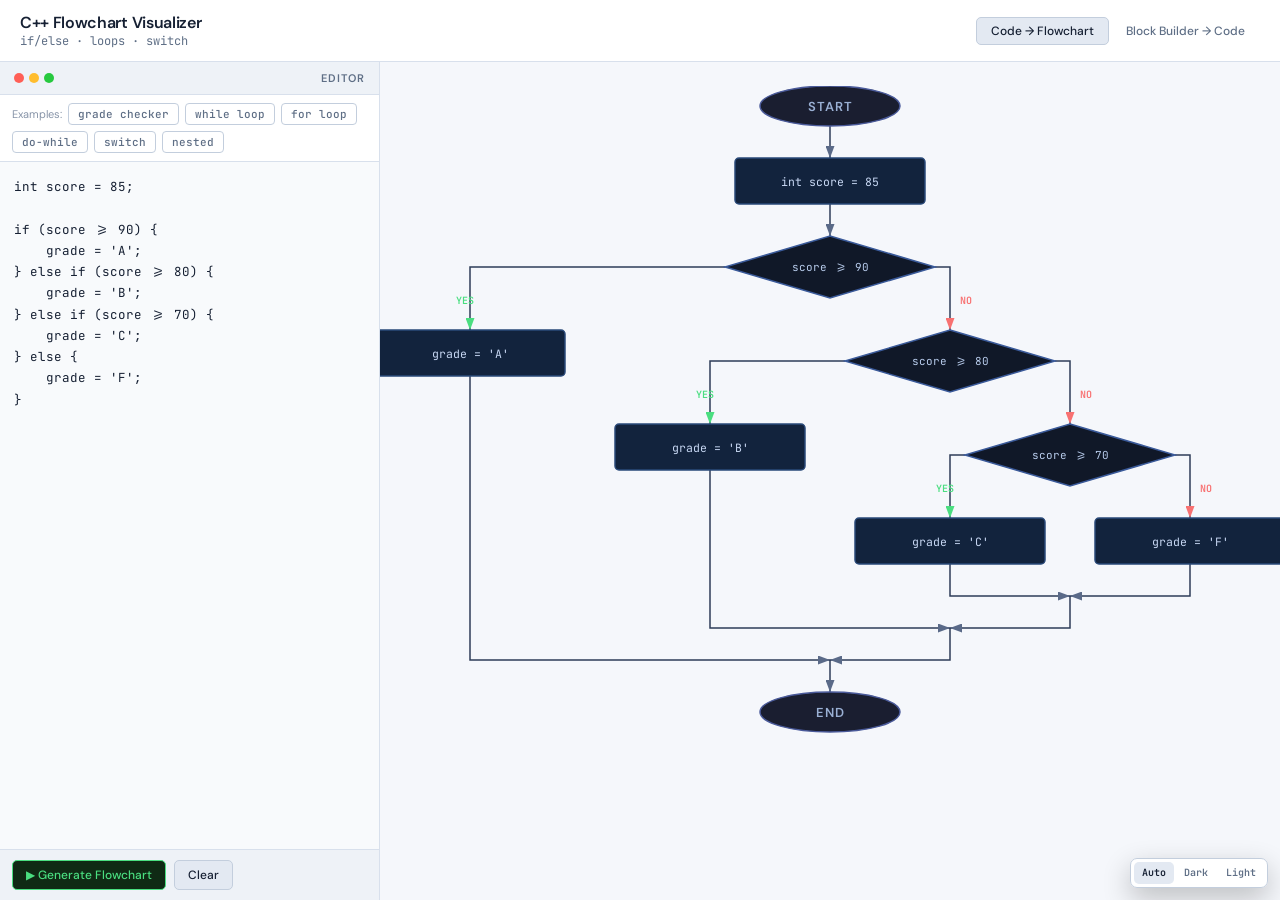
<file: demos/cpp-flowchart-visualizer.html>
<!DOCTYPE html>
<html lang="en">
<head>
<meta charset="UTF-8">
<meta name="viewport" content="width=device-width, initial-scale=1.0">
<title>C++ Flowchart Visualizer</title>
<script src="../assets/theme.js"></script>
<link href="https://fonts.googleapis.com/css2?family=JetBrains+Mono:wght@400;500;600&family=DM+Sans:wght@400;500;600&display=swap" rel="stylesheet">
<style>
:root{
  --bg:#0c0f14;--s1:#131720;--s2:#1a2030;--s3:#212840;
  --border:#252d40;--border2:#303d55;
  --text:#d8e4f8;--muted:#7080a0;--dim:#384258;
  --green:#4ade80;--red:#f87171;--blue:#79c0ff;
  --amber:#fbbd23;--purple:#c084fc;--cyan:#67e8f9;
  --r:8px;--code:'JetBrains Mono',monospace;--ui:'DM Sans',sans-serif;
}
*,*::before,*::after{box-sizing:border-box;margin:0;padding:0}
body{background:var(--bg);color:var(--text);font-family:var(--ui);font-size:14px;height:100vh;display:flex;flex-direction:column;overflow:hidden}
header{padding:12px 20px;border-bottom:1px solid var(--border);display:flex;align-items:center;gap:16px;flex-shrink:0;background:var(--s1)}
header h1{font-size:16px;font-weight:600;letter-spacing:-.02em}
header p{font-size:12px;color:var(--muted);font-family:var(--code)}
.tabs{display:flex;gap:2px;margin-left:auto}
.tab{font-size:12px;font-weight:500;padding:5px 14px;border-radius:5px;border:1px solid transparent;cursor:pointer;background:transparent;color:var(--muted);font-family:var(--ui)}
.tab:hover{color:var(--text);background:var(--s3)}
.tab.active{background:var(--s3);color:var(--text);border-color:var(--border2)}
.main{flex:1;display:grid;grid-template-columns:380px 1fr;min-height:0}
/* Editor side */
.editor-side{display:flex;flex-direction:column;border-right:1px solid var(--border);background:var(--s1)}
.panel-head{padding:9px 14px;background:var(--s2);border-bottom:1px solid var(--border);font-size:11px;font-weight:600;text-transform:uppercase;letter-spacing:.09em;color:var(--muted);display:flex;justify-content:space-between;align-items:center}
.dot-row{display:flex;gap:5px}
.dot{width:10px;height:10px;border-radius:50%}
.preset-row{padding:8px 12px;border-bottom:1px solid var(--border);display:flex;gap:6px;flex-wrap:wrap;align-items:center}
.plabel{font-size:11px;color:var(--dim)}
.preset{font-size:11px;padding:3px 9px;border-radius:4px;border:1px solid var(--border2);background:transparent;color:var(--muted);cursor:pointer;font-family:var(--code)}
.preset:hover{color:var(--text);border-color:var(--muted)}
textarea{flex:1;width:100%;background:#080b10;color:var(--text);font-family:var(--code);font-size:12.5px;line-height:1.7;padding:14px;border:none;outline:none;resize:none;tab-size:2}
.toolbar{padding:10px 12px;background:var(--s2);border-top:1px solid var(--border);display:flex;gap:8px;flex-shrink:0}
button{font-family:var(--ui);font-size:12px;font-weight:500;padding:6px 13px;border-radius:5px;cursor:pointer;border:1px solid var(--border2);background:var(--s3);color:var(--text);transition:all .12s}
button:hover{background:var(--border2)}
.btn-run{background:#0f2a14;border-color:var(--green);color:var(--green)}
.btn-run:hover{background:#163820}
.err-bar{padding:6px 14px;font-family:var(--code);font-size:11px;color:var(--red);display:none;background:rgba(248,113,113,.07);border-top:1px solid rgba(248,113,113,.2);flex-shrink:0}
.err-bar.on{display:block}
/* Chart side */
.chart-side{overflow:auto;background:var(--bg);position:relative}
.chart-inner{min-height:100%;display:flex;align-items:flex-start;justify-content:center;padding:24px}
#chart-svg{display:block}
.empty-chart{display:flex;flex-direction:column;align-items:center;justify-content:center;height:100%;min-height:400px;color:var(--dim);font-family:var(--code);font-size:13px;text-align:center;gap:8px}
/* Block Builder */
.builder-side{display:flex;flex-direction:column;border-right:1px solid var(--border);background:var(--s1)}
.bb-palette{padding:12px;border-bottom:1px solid var(--border);display:flex;gap:8px;flex-wrap:wrap}
.bb-btn{font-size:11px;padding:5px 11px;border-radius:5px;border:1px solid var(--border2);background:var(--s2);color:var(--muted);cursor:pointer;font-family:var(--code)}
.bb-btn:hover{color:var(--text);border-color:var(--text)}
.bb-blocks{flex:1;overflow-y:auto;padding:12px;display:flex;flex-direction:column;gap:6px}
.bb-block{border-radius:6px;border:1px solid var(--border2);overflow:hidden;background:var(--s2)}
.bb-block-head{padding:6px 10px;display:flex;align-items:center;gap:8px;cursor:pointer}
.bb-icon{font-size:12px;font-family:var(--code);font-weight:600;padding:2px 6px;border-radius:3px}
.bb-label{font-size:13px;font-weight:500}
.bb-del{margin-left:auto;font-size:16px;line-height:1;color:var(--dim);background:none;border:none;cursor:pointer;padding:0 4px}
.bb-del:hover{color:var(--red)}
.bb-children{padding:0 0 6px 20px;display:flex;flex-direction:column;gap:4px}
.bb-input{width:100%;font-family:var(--code);font-size:12px;background:#080b10;border:1px solid var(--border);border-radius:4px;padding:5px 8px;color:var(--text);outline:none}
.bb-input:focus{border-color:var(--border2)}
.bb-section{font-size:10px;text-transform:uppercase;letter-spacing:.1em;color:var(--dim);padding:4px 10px 2px}
.bb-add-child{font-size:11px;padding:3px 8px;border-radius:4px;border:1px dashed var(--border2);background:transparent;color:var(--dim);cursor:pointer;margin:0 6px;font-family:var(--code)}
.bb-add-child:hover{color:var(--text);border-color:var(--muted)}
/* Code output pane */
.code-out{padding:14px;font-family:var(--code);font-size:12.5px;line-height:1.7;overflow:auto;flex:1;background:#080b10;color:var(--text);white-space:pre}
.kw{color:#ff7b72}.str{color:#a5d6ff}.num{color:#79c0ff}.cmmt{color:#484f6a}
.page{display:none}
.page.active{display:contents}
</style>
<link rel="stylesheet" href="../assets/theme.css">
</head>
<body>

<header>
  <div>
    <h1>C++ Flowchart Visualizer</h1>
    <p>if/else · loops · switch</p>
  </div>
  <div class="tabs">
    <button class="tab active" onclick="switchTab('code')">Code → Flowchart</button>
    <button class="tab" onclick="switchTab('builder')">Block Builder → Code</button>
  </div>
</header>

<!-- TAB 1: Code → Flowchart -->
<div class="main" id="tab-code">
  <div class="editor-side">
    <div class="panel-head">
      <div class="dot-row"><span class="dot" style="background:#ff5f56"></span><span class="dot" style="background:#ffbd2e"></span><span class="dot" style="background:#27c93f"></span></div>
      <span>editor</span>
    </div>
    <div class="preset-row">
      <span class="plabel">Examples:</span>
      <button class="preset" onclick="loadP('grade')">grade checker</button>
      <button class="preset" onclick="loadP('loop')">while loop</button>
      <button class="preset" onclick="loadP('for')">for loop</button>
      <button class="preset" onclick="loadP('dowhile')">do-while</button>
      <button class="preset" onclick="loadP('switch')">switch</button>
      <button class="preset" onclick="loadP('nested')">nested</button>
    </div>
    <textarea id="code" spellcheck="false">int score = 85;

if (score >= 90) {
    grade = 'A';
} else if (score >= 80) {
    grade = 'B';
} else if (score >= 70) {
    grade = 'C';
} else {
    grade = 'F';
}</textarea>
    <div class="toolbar">
      <button class="btn-run" onclick="runFlowchart()">&#9654; Generate Flowchart</button>
      <button onclick="clearChart()">Clear</button>
    </div>
    <div id="err" class="err-bar"></div>
  </div>
  <div class="chart-side">
    <div class="chart-inner" id="chart-container">
      <div class="empty-chart" id="empty-msg">// write some code<br>// and hit Generate Flowchart</div>
      <div id="chart-svg"></div>
    </div>
  </div>
</div>

<!-- TAB 2: Block Builder → Code -->
<div class="main" id="tab-builder" style="display:none">
  <div class="builder-side" style="overflow-y:auto">
    <div class="panel-head"><span>block builder</span></div>
    <div class="bb-palette">
      <span style="font-size:11px;color:var(--dim);align-self:center">Add:</span>
      <button class="bb-btn" onclick="addBlock('stmt')">Statement</button>
      <button class="bb-btn" onclick="addBlock('if')">If / Else</button>
      <button class="bb-btn" onclick="addBlock('while')">While</button>
      <button class="bb-btn" onclick="addBlock('for')">For</button>
      <button class="bb-btn" onclick="addBlock('switch')">Switch</button>
    </div>
    <div class="bb-blocks" id="bb-blocks">
      <div style="text-align:center;color:var(--dim);font-size:12px;padding:24px;font-family:var(--code)">
        // add blocks from the palette above
      </div>
    </div>
    <div style="padding:10px 12px;border-top:1px solid var(--border);background:var(--s2);display:flex;gap:8px">
      <button class="btn-run" onclick="generateCode()">&#9654; Generate Code</button>
      <button onclick="clearBuilder()">Clear All</button>
    </div>
  </div>
  <div class="chart-side" style="display:flex;flex-direction:column">
    <div class="panel-head"><span>generated C++</span></div>
    <div class="code-out" id="code-out">// your code will appear here</div>
  </div>
</div>

<script>
'use strict';

// ================================================================
// LAYOUT CONSTANTS
// ================================================================
const RW=190,RH=46,DW=210,DH=62,OW=140,OH=40;
const VG=32,HG=50,LB=62;

// ================================================================
// PRESETS
// ================================================================
const PRESETS = {
  grade:`int score = 85;\n\nif (score >= 90) {\n    grade = 'A';\n} else if (score >= 80) {\n    grade = 'B';\n} else if (score >= 70) {\n    grade = 'C';\n} else {\n    grade = 'F';\n}`,
  loop:`int count = 0;\nint sum = 0;\n\nwhile (count < 10) {\n    sum = sum + count;\n    count++;\n}\n\ncout << sum;`,
  for:`int total = 0;\n\nfor (int i = 1; i <= 5; i++) {\n    total = total + i;\n}\n\ncout << total;`,
  dowhile:`int attempts = 0;\nbool success = false;\n\ndo {\n    tryLogin();\n    attempts++;\n} while (!success && attempts < 3);`,
  switch:`int day = 3;\n\nswitch (day) {\n    case 1:\n        cout << "Monday";\n        break;\n    case 2:\n        cout << "Tuesday";\n        break;\n    case 3:\n        cout << "Wednesday";\n        break;\n    default:\n        cout << "Other";\n}`,
  nested:`int x = 5;\nint y = 10;\n\nif (x > 0) {\n    if (y > x) {\n        result = y - x;\n    } else {\n        result = x - y;\n    }\n} else {\n    while (x < 0) {\n        x++;\n    }\n    result = x;\n}`
};

function loadP(k){ document.getElementById('code').value=PRESETS[k]; runFlowchart(); }

// ================================================================
// TOKENIZER
// ================================================================
function tokenize(src){
  const KW=new Set(['if','else','for','while','do','switch','case','default','break','continue','return',
    'int','float','double','char','bool','string','void','auto','true','false','cout','cin','endl']);
  const T=[]; let i=0;
  while(i<src.length){
    if(/\s/.test(src[i])){i++;continue;}
    if(src[i]==='/'&&src[i+1]==='/'){while(i<src.length&&src[i]!=='\n')i++;continue;}
    if(src[i]==='/'&&src[i+1]==='*'){i+=2;while(i<src.length-1&&!(src[i]==='*'&&src[i+1]==='/'))i++;i+=2;continue;}
    if(src[i]==='"'||src[i]==="'"){
      const q=src[i];let s=q;i++;
      while(i<src.length&&src[i]!==q){if(src[i]==='\\')s+=src[i++];s+=src[i++];}
      T.push({t:'s',v:s+q});i++;continue;
    }
    if(/[0-9]/.test(src[i])){
      let n='';while(i<src.length&&/[0-9.xXa-fA-F]/.test(src[i]))n+=src[i++];
      T.push({t:'n',v:n});continue;
    }
    if(/[a-zA-Z_]/.test(src[i])){
      let id='';while(i<src.length&&/[a-zA-Z0-9_]/.test(src[i]))id+=src[i++];
      T.push({t:KW.has(id)?'k':'i',v:id});continue;
    }
    const tw=src.slice(i,i+2);
    if(['==','!=','<=','>=','&&','||','++','--','+=','-=','*=','/=','::','<<','>>','->'].includes(tw)){
      T.push({t:'o',v:tw});i+=2;continue;
    }
    T.push({t:'p',v:src[i]});i++;
  }
  return T;
}

// ================================================================
// PARSER
// ================================================================
function parseCode(src){
  const T=tokenize(src); let p=0;
  const is=v=>T[p]?.v===v;
  const eat=v=>{if(!is(v))throw new Error(`Expected "${v}" got "${T[p]?.v||'EOF'}"`);return T[p++];};
  const eatIf=v=>{if(is(v)){p++;return true;}return false;};
  const done=()=>p>=T.length;

  function readBal(o,c){
    eat(o);let d=1,pt=[];
    while(!done()&&d>0){
      const t=T[p++];
      if(t.v===o)d++;
      else if(t.v===c){d--;if(d>0)pt.push(t.v);continue;}
      pt.push(t.v);
    }
    return pt.join(' ').replace(/\s+([,;)\]])/g,'$1').replace(/\(\s+/g,'(').replace(/\s+/g,' ').trim();
  }

  function readBlock(){
    if(is('{')){eat('{');const s=parseBody();eatIf('}');return s;}
    return parseOne()||[];
  }

  function parseBody(){
    const s=[];
    while(!done()&&!is('}')){const r=parseOne();if(r)s.push(...r);}
    return s;
  }

  function parseOne(){
    if(done()||is('}'))return null;

    if(is('if')){
      p++;
      const cond=readBal('(', ')');
      const yes=readBlock();
      let no=null;
      if(is('else')){p++;no=is('if')?parseOne():readBlock();}
      return [{type:'if',cond,yes,no}];
    }
    if(is('while')){
      p++;const cond=readBal('(', ')');const body=readBlock();
      return [{type:'while',cond,body}];
    }
    if(is('for')){
      p++;eat('(');
      let init='',cond='',upd='',d=0,acc=[],part=0;
      while(!done()){
        const t=T[p++];
        if(t.v==='(')d++;
        else if(t.v===')'){if(d===0){upd=acc.join(' ').trim();break;}d--;acc.push(t.v);continue;}
        else if(t.v===';'&&d===0){if(part===0)init=acc.join(' ').trim();else cond=acc.join(' ').trim();part++;acc=[];continue;}
        acc.push(t.v);
      }
      const body=readBlock();
      return [{type:'for',init:init.replace(/\s+/g,' ').trim(),cond:cond.replace(/\s+/g,' ').trim(),upd:upd.replace(/\s+/g,' ').trim(),body}];
    }
    if(is('do')){
      p++;const body=readBlock();eatIf('while');
      const cond=readBal('(', ')');eatIf(';');
      return [{type:'dowhile',cond,body}];
    }
    if(is('switch')){
      p++;const expr=readBal('(', ')');eat('{');
      const cases=[];
      while(!done()&&!is('}')){
        if(is('case')||is('default')){
          const isDef=is('default');p++;
          let lbl='';if(!isDef)while(!done()&&!is(':'))lbl+=T[p++].v;
          eatIf(':');
          const body=[];
          while(!done()&&!is('case')&&!is('default')&&!is('}')){
            if(is('break')){p++;eatIf(';');break;}
            const r=parseOne();if(r)body.push(...r);
          }
          cases.push({lbl:isDef?'default':lbl.trim(),body,isDef});
        }else p++;
      }
      eatIf('}');
      return [{type:'switch',expr,cases}];
    }
    if(is('break')||is('continue')){const v=T[p++].v;eatIf(';');return [{type:'stmt',text:v,ctrl:true}];}
    if(is('return')){
      p++;const pts=[];
      while(!done()&&!is(';')&&!is('}'))pts.push(T[p++].v);
      eatIf(';');
      return [{type:'stmt',text:'return '+pts.join(' ').replace(/\s+/g,' ').trim(),ctrl:true}];
    }
    if(is('{')){ p++;const s=parseBody();eatIf('}');return s;}
    if(is('}')||is(';')){p++;return [];}
    // generic stmt
    const pts=[];let d=0;
    while(!done()){
      const t=T[p];
      if(t.v==='('||t.v==='[')d++;
      else if(t.v===')'||t.v===']')d--;
      else if((t.v==='{'||t.v==='}')&&d<=0)break;
      else if(t.v===';'&&d<=0){p++;break;}
      pts.push(t.v);p++;
    }
    const text=pts.join(' ').replace(/\s+([,;)\]])/g,'$1').replace(/\(\s+/g,'(').replace(/\s+/g,' ').trim();
    if(text)return [{type:'stmt',text}];
    return [];
  }
  return parseBody();
}

// ================================================================
// LAYOUT ENGINE
// ================================================================
let SH, AR;

function estimateW(stmts){
  if(!stmts||!stmts.length)return RW;
  let w=RW;
  for(const s of stmts){
    if(s.type==='if'){
      const yw=estimateW(s.yes),nw=s.no?estimateW(s.no):0;
      w=Math.max(w, s.no ? yw+HG+nw : Math.max(yw,DW));
    } else if(s.type==='while'||s.type==='dowhile'){
      w=Math.max(w,estimateW(s.body)+LB+20);
    } else if(s.type==='for'){
      w=Math.max(w,estimateW(s.body)+LB+20,RW);
    } else if(s.type==='switch'){
      const N=s.cases?.length||1;
      w=Math.max(w,N*(RW+HG)-HG);
    }
  }
  return w;
}

function renderBlock(stmts, cx, y){
  if(!stmts||!stmts.length)return y;
  let cy=y;
  for(let i=0;i<stmts.length;i++){
    const ey=renderStmt(stmts[i],cx,cy);
    if(i<stmts.length-1){
      AR.push({pts:[{x:cx,y:ey},{x:cx,y:ey+VG}]});
      cy=ey+VG;
    } else cy=ey;
  }
  return cy;
}

function renderStmt(stmt, cx, y){
  if(stmt.type==='stmt'){
    SH.push({kind:'rect',x:cx-RW/2,y,w:RW,h:RH,label:stmt.text,style:stmt.ctrl?'ctrl':'stmt'});
    return y+RH;
  }

  if(stmt.type==='if'){
    SH.push({kind:'diamond',x:cx-DW/2,y,w:DW,h:DH,label:stmt.cond,style:'cond'});
    const botY=y+DH, midY=y+DH/2;

    if(stmt.no){
      const yw=Math.max(estimateW(stmt.yes),RW);
      const nw=Math.max(estimateW(stmt.no),RW);
      const yc=cx-(nw/2+HG/2);
      const nc=cx+(yw/2+HG/2);
      const bY=botY+VG;

      AR.push({pts:[{x:cx-DW/2,y:midY},{x:yc,y:midY},{x:yc,y:bY}],label:'YES',lp:1});
      AR.push({pts:[{x:cx+DW/2,y:midY},{x:nc,y:midY},{x:nc,y:bY}],label:'NO',lp:1});

      const yExit=renderBlock(stmt.yes,yc,bY);
      const nExit=renderBlock(stmt.no,nc,bY);
      const mergeY=Math.max(yExit,nExit)+VG;

      AR.push({pts:[{x:yc,y:yExit},{x:yc,y:mergeY},{x:cx,y:mergeY}]});
      AR.push({pts:[{x:nc,y:nExit},{x:nc,y:mergeY},{x:cx,y:mergeY}]});
      return mergeY;
    } else {
      const bY=botY+VG;
      AR.push({pts:[{x:cx,y:botY},{x:cx,y:bY}],label:'YES'});
      const yExit=renderBlock(stmt.yes,cx,bY);
      const mergeY=yExit+VG;
      const skX=cx+Math.max(DW/2,RW/2)+LB*0.5;
      AR.push({pts:[{x:cx+DW/2,y:midY},{x:skX,y:midY}],label:'NO',na:true});
      AR.push({pts:[{x:skX,y:midY},{x:skX,y:mergeY}],na:true});
      AR.push({pts:[{x:skX,y:mergeY},{x:cx,y:mergeY}]});
      return mergeY;
    }
  }

  if(stmt.type==='while'){
    SH.push({kind:'diamond',x:cx-DW/2,y,w:DW,h:DH,label:stmt.cond,style:'loop'});
    const botY=y+DH, midY=y+DH/2;
    AR.push({pts:[{x:cx,y:botY},{x:cx,y:botY+VG}],label:'YES'});
    const bExit=renderBlock(stmt.body,cx,botY+VG);
    const loopX=cx-Math.max(DW/2,RW/2)-LB;
    AR.push({pts:[{x:cx,y:bExit},{x:loopX,y:bExit}],na:true,dash:true});
    AR.push({pts:[{x:loopX,y:bExit},{x:loopX,y:midY}],na:true,dash:true});
    AR.push({pts:[{x:loopX,y:midY},{x:cx-DW/2,y:midY}],dash:true});
    const exitY=bExit+VG;
    const noX=cx+DW/2+LB*0.45;
    AR.push({pts:[{x:cx+DW/2,y:midY},{x:noX,y:midY}],label:'NO',na:true});
    AR.push({pts:[{x:noX,y:midY},{x:noX,y:exitY}],na:true});
    AR.push({pts:[{x:noX,y:exitY},{x:cx,y:exitY}]});
    return exitY;
  }

  if(stmt.type==='for'){
    SH.push({kind:'rect',x:cx-RW/2,y,w:RW,h:RH,label:stmt.init||'init',style:'stmt'});
    AR.push({pts:[{x:cx,y:y+RH},{x:cx,y:y+RH+VG}]});
    const cY=y+RH+VG;
    SH.push({kind:'diamond',x:cx-DW/2,y:cY,w:DW,h:DH,label:stmt.cond||'true',style:'loop'});
    const botY=cY+DH, midY=cY+DH/2;
    AR.push({pts:[{x:cx,y:botY},{x:cx,y:botY+VG}],label:'YES'});
    const bExit=renderBlock(stmt.body,cx,botY+VG);
    AR.push({pts:[{x:cx,y:bExit},{x:cx,y:bExit+VG}]});
    const uY=bExit+VG;
    SH.push({kind:'rect',x:cx-RW/2,y:uY,w:RW,h:RH,label:stmt.upd||'update',style:'stmt'});
    const uExit=uY+RH;
    const loopX=cx-Math.max(DW/2,RW/2)-LB;
    AR.push({pts:[{x:cx,y:uExit},{x:loopX,y:uExit}],na:true,dash:true});
    AR.push({pts:[{x:loopX,y:uExit},{x:loopX,y:midY}],na:true,dash:true});
    AR.push({pts:[{x:loopX,y:midY},{x:cx-DW/2,y:midY}],dash:true});
    const exitY=uExit+VG;
    const noX=cx+DW/2+LB*0.45;
    AR.push({pts:[{x:cx+DW/2,y:midY},{x:noX,y:midY}],label:'NO',na:true});
    AR.push({pts:[{x:noX,y:midY},{x:noX,y:exitY}],na:true});
    AR.push({pts:[{x:noX,y:exitY},{x:cx,y:exitY}]});
    return exitY;
  }

  if(stmt.type==='dowhile'){
    const bExit=renderBlock(stmt.body,cx,y);
    AR.push({pts:[{x:cx,y:bExit},{x:cx,y:bExit+VG}]});
    const cY=bExit+VG;
    SH.push({kind:'diamond',x:cx-DW/2,y:cY,w:DW,h:DH,label:stmt.cond,style:'loop'});
    const botY=cY+DH, midY=cY+DH/2;
    const loopX=cx-Math.max(DW/2,RW/2)-LB;
    AR.push({pts:[{x:cx-DW/2,y:midY},{x:loopX,y:midY}],label:'YES',na:true,dash:true,lp:1});
    AR.push({pts:[{x:loopX,y:midY},{x:loopX,y:y}],na:true,dash:true});
    AR.push({pts:[{x:loopX,y:y},{x:cx,y:y}],dash:true});
    const exitY=botY+VG;
    AR.push({pts:[{x:cx,y:botY},{x:cx,y:exitY}],label:'NO'});
    return exitY;
  }

  if(stmt.type==='switch'){
    const N=stmt.cases.length||1;
    SH.push({kind:'hex',x:cx-DW/2,y,w:DW,h:DH,label:'switch('+stmt.expr+')',style:'sw'});
    const botY=y+DH, midY=y+DH/2;
    const CW=Math.max(RW,160);
    const totalW=N*(CW+HG)-HG;
    const leftCX=cx-totalW/2+CW/2;
    const fanY=botY+VG;
    if(N>1){
      AR.push({pts:[{x:cx,y:botY},{x:cx,y:midY+DH/4}],na:true});
      AR.push({pts:[{x:leftCX,y:midY+DH/4},{x:leftCX+(N-1)*(CW+HG),y:midY+DH/4}],na:true});
    }
    const caseExits=[];
    for(let i=0;i<N;i++){
      const ccx=leftCX+i*(CW+HG);
      AR.push({pts:[{x:ccx,y:midY+DH/4},{x:ccx,y:fanY}],label:stmt.cases[i].isDef?'default':'= '+stmt.cases[i].lbl,lp:0});
      const ce=renderBlock(stmt.cases[i].body,ccx,fanY);
      caseExits.push({cx:ccx,y:ce});
    }
    const mergeY=Math.max(...caseExits.map(c=>c.y))+VG;
    for(const c of caseExits){
      AR.push({pts:[{x:c.cx,y:c.y},{x:c.cx,y:mergeY},{x:cx,y:mergeY}]});
    }
    return mergeY;
  }

  return y;
}

function doLayout(stmts){
  SH=[]; AR=[];
  SH.push({kind:'oval',x:-OW/2,y:0,w:OW,h:OH,label:'START',style:'term'});
  let y=OH+VG;
  if(stmts.length) AR.push({pts:[{x:0,y:OH},{x:0,y:y}]});
  const exitY=renderBlock(stmts,0,y);
  const endY=exitY+VG;
  AR.push({pts:[{x:0,y:exitY},{x:0,y:endY}]});
  SH.push({kind:'oval',x:-OW/2,y:endY,w:OW,h:OH,label:'END',style:'term'});

  let mnX=Infinity,mxX=-Infinity,mxY=-Infinity;
  for(const s of SH){mnX=Math.min(mnX,s.x);mxX=Math.max(mxX,s.x+s.w);mxY=Math.max(mxY,s.y+s.h);}
  for(const a of AR)for(const pt of a.pts){mnX=Math.min(mnX,pt.x);mxX=Math.max(mxX,pt.x);mxY=Math.max(mxY,pt.y);}

  const M=70, dx=-mnX+M;
  for(const s of SH){s.x+=dx;s.cx=s.x+s.w/2;s.cy=s.y+s.h/2;}
  for(const a of AR)for(const pt of a.pts)pt.x+=dx;
  return {w:mxX-mnX+M*2, h:mxY+OH+VG+40};
}

// ================================================================
// SVG RENDERER
// ================================================================
const FILLS={stmt:'#12233d',ctrl:'#2a1230',cond:'#101828',loop:'#0d2416',sw:'#2a1c08',term:'#1a1e30'};
const STROKES={stmt:'#2a4a7a',ctrl:'#6a2a5a',cond:'#3a5a9a',loop:'#2a8a5a',sw:'#8a6a2a',term:'#4a5a9a'};

function escX(s){return String(s).replace(/&/g,'&amp;').replace(/</g,'&lt;').replace(/>/g,'&gt;').replace(/"/g,'&quot;');}

function wrapText(txt,cx,cy,mw,col,fs){
  if(!txt)return '';
  const cpl=Math.max(8,Math.floor(mw/(fs*0.62)));
  const words=txt.split(' '); const lines=[];let ln='';
  for(const w of words){if(ln&&(ln+' '+w).length>cpl){lines.push(ln);ln=w;}else ln+=(ln?' ':'')+w;}
  if(ln)lines.push(ln);
  const lh=fs*1.45; const sy=cy-(lines.length-1)*lh/2;
  return lines.map((l,i)=>{
    const disp=l.length>cpl+2?l.slice(0,cpl)+'…':l;
    return `<text x="${cx}" y="${sy+i*lh}" text-anchor="middle" dominant-baseline="central" font-family="JetBrains Mono,monospace" font-size="${fs}" fill="${col}">${escX(disp)}</text>`;
  }).join('\n');
}

function buildSVG(w,h){
  let out=`<svg width="${w}" height="${h}" viewBox="0 0 ${w} ${h}" xmlns="http://www.w3.org/2000/svg">
<defs>
  <marker id="mah" markerWidth="8" markerHeight="6" refX="8" refY="3" orient="auto"><polygon points="0 0,8 3,0 6" fill="#5a6a88"/></marker>
  <marker id="myes" markerWidth="8" markerHeight="6" refX="8" refY="3" orient="auto"><polygon points="0 0,8 3,0 6" fill="#4ade80"/></marker>
  <marker id="mno" markerWidth="8" markerHeight="6" refX="8" refY="3" orient="auto"><polygon points="0 0,8 3,0 6" fill="#f87171"/></marker>
  <marker id="mcase" markerWidth="8" markerHeight="6" refX="8" refY="3" orient="auto"><polygon points="0 0,8 3,0 6" fill="#fbbd23"/></marker>
  <marker id="mdash" markerWidth="8" markerHeight="6" refX="8" refY="3" orient="auto"><polygon points="0 0,8 3,0 6" fill="#4ade80"/></marker>
</defs>\n`;

  // Arrows first
  for(const a of AR){
    const pts=a.pts.map(p=>`${Math.round(p.x)},${Math.round(p.y)}`).join(' ');
    const mid=a.na?'':a.dash?'url(#mdash)':a.label==='YES'?'url(#myes)':a.label==='NO'?'url(#mno)':a.label?.startsWith('=')||a.label==='default'?'url(#mcase)':'url(#mah)';
    const stroke=a.dash?'#2a4a32':'#2e3d58';
    const dash=a.dash?'stroke-dasharray="6 4"':'';
    out+=`<polyline points="${pts}" fill="none" stroke="${stroke}" stroke-width="1.5" ${dash} ${mid&&!a.na?`marker-end="${mid}"`:''}/>\n`;
    if(a.label){
      const lp=a.lp??1;
      const p0=a.pts[lp]||a.pts[0], p1=a.pts[lp+1]||a.pts[lp]||a.pts[0];
      const lx=(p0.x+p1.x)/2, ly=(p0.y+p1.y)/2;
      const off=a.label==='YES'?-14:10;
      const col=a.label==='YES'?'#4ade80':a.label==='NO'?'#f87171':'#fbbd23';
      const fs=a.label.length>8?9:10;
      out+=`<text x="${Math.round(lx+off)}" y="${Math.round(ly+1)}" font-family="JetBrains Mono,monospace" font-size="${fs}" fill="${col}" font-weight="600" dominant-baseline="central">${escX(a.label)}</text>\n`;
    }
  }

  // Shapes
  for(const s of SH){
    const f=FILLS[s.style]||FILLS.stmt, st=STROKES[s.style]||STROKES.stmt;
    const cx=s.cx,cy=s.cy,x=s.x,y=s.y,w=s.w,h=s.h;
    if(s.kind==='rect'){
      out+=`<rect x="${x}" y="${y}" width="${w}" height="${h}" rx="4" fill="${f}" stroke="${st}" stroke-width="1.5"/>\n`;
      out+=wrapText(s.label,cx,cy,w-14,'#c8d8f4',11.5)+'\n';
    }
    else if(s.kind==='diamond'){
      out+=`<polygon points="${cx},${y} ${x+w},${cy} ${cx},${y+h} ${x},${cy}" fill="${f}" stroke="${st}" stroke-width="1.5"/>\n`;
      out+=wrapText(s.label,cx,cy,w*0.6,'#b8ccec',11)+'\n';
    }
    else if(s.kind==='oval'){
      out+=`<ellipse cx="${cx}" cy="${cy}" rx="${w/2}" ry="${h/2}" fill="${f}" stroke="${st}" stroke-width="1.5"/>\n`;
      out+=`<text x="${cx}" y="${cy}" text-anchor="middle" dominant-baseline="central" font-family="DM Sans,sans-serif" font-size="13" fill="#9ab0d4" font-weight="600" letter-spacing="1">${escX(s.label)}</text>\n`;
    }
    else if(s.kind==='hex'){
      const d=h*0.28;
      out+=`<polygon points="${x+d},${y} ${x+w-d},${y} ${x+w},${cy} ${x+w-d},${y+h} ${x+d},${y+h} ${x},${cy}" fill="${f}" stroke="${st}" stroke-width="1.5"/>\n`;
      out+=wrapText(s.label,cx,cy,w*0.65,'#f0c870',11)+'\n';
    }
  }
  out+='</svg>';
  return out;
}

// ================================================================
// UI
// ================================================================
function runFlowchart(){
  const src=document.getElementById('code').value.trim();
  const errEl=document.getElementById('err');
  errEl.classList.remove('on');
  document.getElementById('empty-msg').style.display='none';

  let ast;
  try{ ast=parseCode(src); }
  catch(e){ errEl.textContent='Parse error: '+e.message; errEl.classList.add('on'); return; }

  if(!ast||!ast.length){
    errEl.textContent='No statements found.'; errEl.classList.add('on'); return;
  }

  try{
    const {w,h}=doLayout(ast);
    document.getElementById('chart-svg').innerHTML=buildSVG(Math.max(w,300),Math.max(h,200));
  }catch(e){ errEl.textContent='Layout error: '+e.message; errEl.classList.add('on'); }
}

function clearChart(){
  document.getElementById('code').value='';
  document.getElementById('chart-svg').innerHTML='';
  document.getElementById('empty-msg').style.display='';
  document.getElementById('err').classList.remove('on');
}

// ================================================================
// BLOCK BUILDER
// ================================================================
let bbTree=[];
let bbId=0;

function makeBlock(type,parent=null){
  const id=++bbId;
  const b={id,type,parent,children:[]};
  if(type==='stmt') b.text='';
  if(type==='if'){b.cond='';b.elseChildren=[];}
  if(type==='while'||type==='dowhile') b.cond='';
  if(type==='for'){b.init='';b.cond='';b.upd='';}
  if(type==='switch'){b.expr='';b.cases=[{lbl:'1',children:[]}];}
  return b;
}

function addBlock(type,parentId=null){
  const b=makeBlock(type);
  if(parentId===null){bbTree.push(b);}
  else{
    const par=findBlock(bbTree,parentId);
    if(par) par.children.push(b);
  }
  renderBuilder();
}

function findBlock(arr,id){
  for(const b of arr){
    if(b.id===id)return b;
    const f=findBlock(b.children,id);if(f)return f;
    if(b.elseChildren){const f=findBlock(b.elseChildren,id);if(f)return f;}
    if(b.cases)for(const c of b.cases){const f=findBlock(c.children,id);if(f)return f;}
  }
  return null;
}

function deleteBlock(arr,id){
  for(let i=0;i<arr.length;i++){
    if(arr[i].id===id){arr.splice(i,1);return true;}
    if(deleteBlock(arr[i].children,id))return true;
    if(arr[i].elseChildren&&deleteBlock(arr[i].elseChildren,id))return true;
    if(arr[i].cases)for(const c of arr[i].cases)if(deleteBlock(c.children,id))return true;
  }
  return false;
}

function getVal(id){ return (document.getElementById('bb-'+id)||{}).value||''; }

function collectState(arr){
  return arr.map(b=>{
    const base={...b};
    if(b.type==='stmt') base.text=getVal('stmt-'+b.id)||b.text;
    if(b.type==='if'){base.cond=getVal('cond-'+b.id)||b.cond;base.children=collectState(b.children);base.elseChildren=collectState(b.elseChildren||[]);}
    if(b.type==='while'||b.type==='dowhile'){base.cond=getVal('cond-'+b.id)||b.cond;base.children=collectState(b.children);}
    if(b.type==='for'){base.init=getVal('init-'+b.id)||b.init;base.cond=getVal('cond-'+b.id)||b.cond;base.upd=getVal('upd-'+b.id)||b.upd;base.children=collectState(b.children);}
    if(b.type==='switch'){
      base.expr=getVal('expr-'+b.id)||b.expr;
      base.cases=(b.cases||[]).map((c,i)=>({lbl:getVal('case-'+b.id+'-'+i)||c.lbl,children:collectState(c.children)}));
    }
    return base;
  });
}

const BLOCK_STYLES={
  stmt:{icon:'=',col:'#79c0ff',bg:'rgba(121,192,255,.1)',border:'rgba(121,192,255,.25)',label:'Statement'},
  if:{icon:'?',col:'#4ade80',bg:'rgba(74,222,128,.1)',border:'rgba(74,222,128,.25)',label:'If / Else'},
  while:{icon:'↻',col:'#f87171',bg:'rgba(248,113,113,.1)',border:'rgba(248,113,113,.25)',label:'While'},
  for:{icon:'#',col:'#f87171',bg:'rgba(248,113,113,.1)',border:'rgba(248,113,113,.25)',label:'For'},
  dowhile:{icon:'↺',col:'#f87171',bg:'rgba(248,113,113,.1)',border:'rgba(248,113,113,.25)',label:'Do-While'},
  switch:{icon:'⋮',col:'#fbbd23',bg:'rgba(251,189,35,.1)',border:'rgba(251,189,35,.25)',label:'Switch'},
};

function renderBlockNode(b, depth=0){
  const S=BLOCK_STYLES[b.type]||BLOCK_STYLES.stmt;
  const indent=depth*14;
  let h=`<div class="bb-block" style="margin-left:${indent}px;border-color:${S.border};background:${S.bg}">
    <div class="bb-block-head">
      <span class="bb-icon" style="background:${S.bg};color:${S.col};border:1px solid ${S.border}">${S.icon}</span>
      <span class="bb-label" style="color:${S.col};font-size:13px">${S.label}</span>`;

  if(b.type==='stmt'){
    h+=`</div><div style="padding:0 10px 8px"><input class="bb-input" id="bb-stmt-${b.id}" value="${escX(b.text)}" placeholder="x = x + 1;"/></div>`;
  } else if(b.type==='if'){
    h+=`</div>
      <div style="padding:4px 10px 8px">
        <div style="font-size:10px;text-transform:uppercase;letter-spacing:.1em;color:var(--dim);margin-bottom:3px">Condition</div>
        <input class="bb-input" id="bb-cond-${b.id}" value="${escX(b.cond)}" placeholder="x > 0"/>
      </div>`;
    h+=`<div style="padding:0 10px 4px;font-size:10px;text-transform:uppercase;letter-spacing:.1em;color:#4ade80;font-weight:600">if true</div>`;
    if(b.children.length) b.children.forEach(c=>h+=renderBlockNode(c,0));
    h+=`<div style="padding:4px 10px"><button class="bb-add-child" style="border-color:rgba(74,222,128,.3);color:var(--dim)" onclick="addToBlock('if-yes-${b.id}')">+ add statement</button></div>`;
    h+=`<div style="padding:4px 10px;font-size:10px;text-transform:uppercase;letter-spacing:.1em;color:#f87171;font-weight:600;border-top:1px solid rgba(248,113,113,.15)">else (optional)</div>`;
    if(b.elseChildren&&b.elseChildren.length) b.elseChildren.forEach(c=>h+=renderBlockNode(c,0));
    h+=`<div style="padding:4px 10px 8px"><button class="bb-add-child" style="border-color:rgba(248,113,113,.3);color:var(--dim)" onclick="addToBlock('if-no-${b.id}')">+ add statement</button></div>`;
  } else if(b.type==='while'){
    h+=`</div>
      <div style="padding:4px 10px 8px">
        <div style="font-size:10px;text-transform:uppercase;letter-spacing:.1em;color:var(--dim);margin-bottom:3px">Condition</div>
        <input class="bb-input" id="bb-cond-${b.id}" value="${escX(b.cond)}" placeholder="i < 10"/>
      </div>
      <div style="padding:0 10px 4px;font-size:10px;text-transform:uppercase;letter-spacing:.1em;color:#f87171;font-weight:600">loop body</div>`;
    if(b.children.length) b.children.forEach(c=>h+=renderBlockNode(c,0));
    h+=`<div style="padding:4px 10px 8px"><button class="bb-add-child" onclick="addToBlock('loop-${b.id}')">+ add statement</button></div>`;
  } else if(b.type==='for'){
    h+=`</div>
      <div style="padding:4px 10px">
        <div style="font-size:10px;color:var(--dim);margin-bottom:2px">Init</div>
        <input class="bb-input" id="bb-init-${b.id}" value="${escX(b.init)}" placeholder="int i = 0" style="margin-bottom:6px"/>
        <div style="font-size:10px;color:var(--dim);margin-bottom:2px">Condition</div>
        <input class="bb-input" id="bb-cond-${b.id}" value="${escX(b.cond)}" placeholder="i < 10" style="margin-bottom:6px"/>
        <div style="font-size:10px;color:var(--dim);margin-bottom:2px">Update</div>
        <input class="bb-input" id="bb-upd-${b.id}" value="${escX(b.upd)}" placeholder="i++"/>
      </div>
      <div style="padding:0 10px 4px;font-size:10px;text-transform:uppercase;letter-spacing:.1em;color:#f87171;font-weight:600;border-top:1px solid rgba(248,113,113,.15)">loop body</div>`;
    if(b.children.length) b.children.forEach(c=>h+=renderBlockNode(c,0));
    h+=`<div style="padding:4px 10px 8px"><button class="bb-add-child" onclick="addToBlock('loop-${b.id}')">+ add statement</button></div>`;
  } else if(b.type==='switch'){
    h+=`</div>
      <div style="padding:4px 10px 8px">
        <div style="font-size:10px;color:var(--dim);margin-bottom:2px">Expression</div>
        <input class="bb-input" id="bb-expr-${b.id}" value="${escX(b.expr)}" placeholder="day"/>
      </div>`;
    (b.cases||[]).forEach((c,i)=>{
      h+=`<div style="padding:2px 10px 6px;border-top:1px solid rgba(251,189,35,.15)">
        <div style="font-size:10px;color:#fbbd23;margin-bottom:2px">Case</div>
        <input class="bb-input" id="bb-case-${b.id}-${i}" value="${escX(c.lbl)}" placeholder="1" style="margin-bottom:4px"/>`;
      if(c.children.length) c.children.forEach(ch=>h+=renderBlockNode(ch,0));
      h+=`<button class="bb-add-child" style="border-color:rgba(251,189,35,.3);color:var(--dim)" onclick="addToBlock('case-${b.id}-${i}')">+ add statement</button></div>`;
    });
    h+=`<div style="padding:4px 10px 8px"><button class="bb-add-child" style="border-color:rgba(251,189,35,.3);color:var(--dim)" onclick="addCase(${b.id})">+ add case</button></div>`;
  }

  h+=`<button class="bb-del" onclick="delBlock(${b.id})" title="Delete">×</button>`;
  h+=`</div>`;
  return h;
}

function addToBlock(spec){
  bbTree=collectState(bbTree);
  const parts=spec.split('-');
  if(parts[0]==='if'&&parts[1]==='yes'){
    const b=findBlock(bbTree,parseInt(parts[2]));
    if(b){b.children.push(makeBlock('stmt'));renderBuilder();}
  } else if(parts[0]==='if'&&parts[1]==='no'){
    const b=findBlock(bbTree,parseInt(parts[2]));
    if(b){b.elseChildren=b.elseChildren||[];b.elseChildren.push(makeBlock('stmt'));renderBuilder();}
  } else if(parts[0]==='loop'){
    const b=findBlock(bbTree,parseInt(parts[1]));
    if(b){b.children.push(makeBlock('stmt'));renderBuilder();}
  } else if(parts[0]==='case'){
    const b=findBlock(bbTree,parseInt(parts[1]));
    const ci=parseInt(parts[2]);
    if(b&&b.cases[ci]){b.cases[ci].children.push(makeBlock('stmt'));renderBuilder();}
  }
}

function addCase(bid){
  bbTree=collectState(bbTree);
  const b=findBlock(bbTree,bid);
  if(b){b.cases=b.cases||[];b.cases.push({lbl:'',children:[]});renderBuilder();}
}

function delBlock(id){
  bbTree=collectState(bbTree);
  deleteBlock(bbTree,id);
  renderBuilder();
}

function clearBuilder(){bbTree=[];bbId=0;renderBuilder();document.getElementById('code-out').textContent='// your code will appear here';}

function renderBuilder(){
  const el=document.getElementById('bb-blocks');
  if(!bbTree.length){
    el.innerHTML='<div style="text-align:center;color:var(--dim);font-size:12px;padding:24px;font-family:var(--code)">// add blocks from the palette above</div>';
    return;
  }
  el.innerHTML=bbTree.map(b=>renderBlockNode(b)).join('');
}

// Code generation
function codeFromBlock(arr, indent=''){
  return arr.map(b=>{
    if(b.type==='stmt') return indent+(b.text||'// statement')+';';
    if(b.type==='if'){
      let c=`${indent}if (${b.cond||'condition'}) {\n`;
      c+=codeFromBlock(b.children,indent+'    ')+'\n';
      c+=indent+'}';
      if(b.elseChildren&&b.elseChildren.length){
        c+=` else {\n${codeFromBlock(b.elseChildren,indent+'    ')}\n${indent}}`;
      }
      return c;
    }
    if(b.type==='while'){
      return `${indent}while (${b.cond||'condition'}) {\n${codeFromBlock(b.children,indent+'    ')}\n${indent}}`;
    }
    if(b.type==='for'){
      return `${indent}for (${b.init||'init'}; ${b.cond||'condition'}; ${b.upd||'update'}) {\n${codeFromBlock(b.children,indent+'    ')}\n${indent}}`;
    }
    if(b.type==='dowhile'){
      return `${indent}do {\n${codeFromBlock(b.children,indent+'    ')}\n${indent}} while (${b.cond||'condition'});`;
    }
    if(b.type==='switch'){
      let c=`${indent}switch (${b.expr||'expr'}) {\n`;
      for(const cs of(b.cases||[])){
        c+=`${indent}    case ${cs.lbl||'x'}:\n`;
        c+=codeFromBlock(cs.children,indent+'        ')+'\n';
        c+=`${indent}        break;\n`;
      }
      c+=`${indent}}`;
      return c;
    }
    return '';
  }).filter(Boolean).join('\n');
}

function generateCode(){
  bbTree=collectState(bbTree);
  const code=codeFromBlock(bbTree);
  document.getElementById('code-out').textContent=code||'// add some blocks first';
}

// ================================================================
// TAB SWITCHING
// ================================================================
function switchTab(name){
  document.getElementById('tab-code').style.display=name==='code'?'grid':'none';
  document.getElementById('tab-builder').style.display=name==='builder'?'grid':'none';
  document.querySelectorAll('.tab').forEach((t,i)=>t.classList.toggle('active',[0,1][i]===(name==='code'?0:1)));
}

// Auto-run on load
window.addEventListener('load',()=>runFlowchart());
</script>
</body>
</html>
</file>
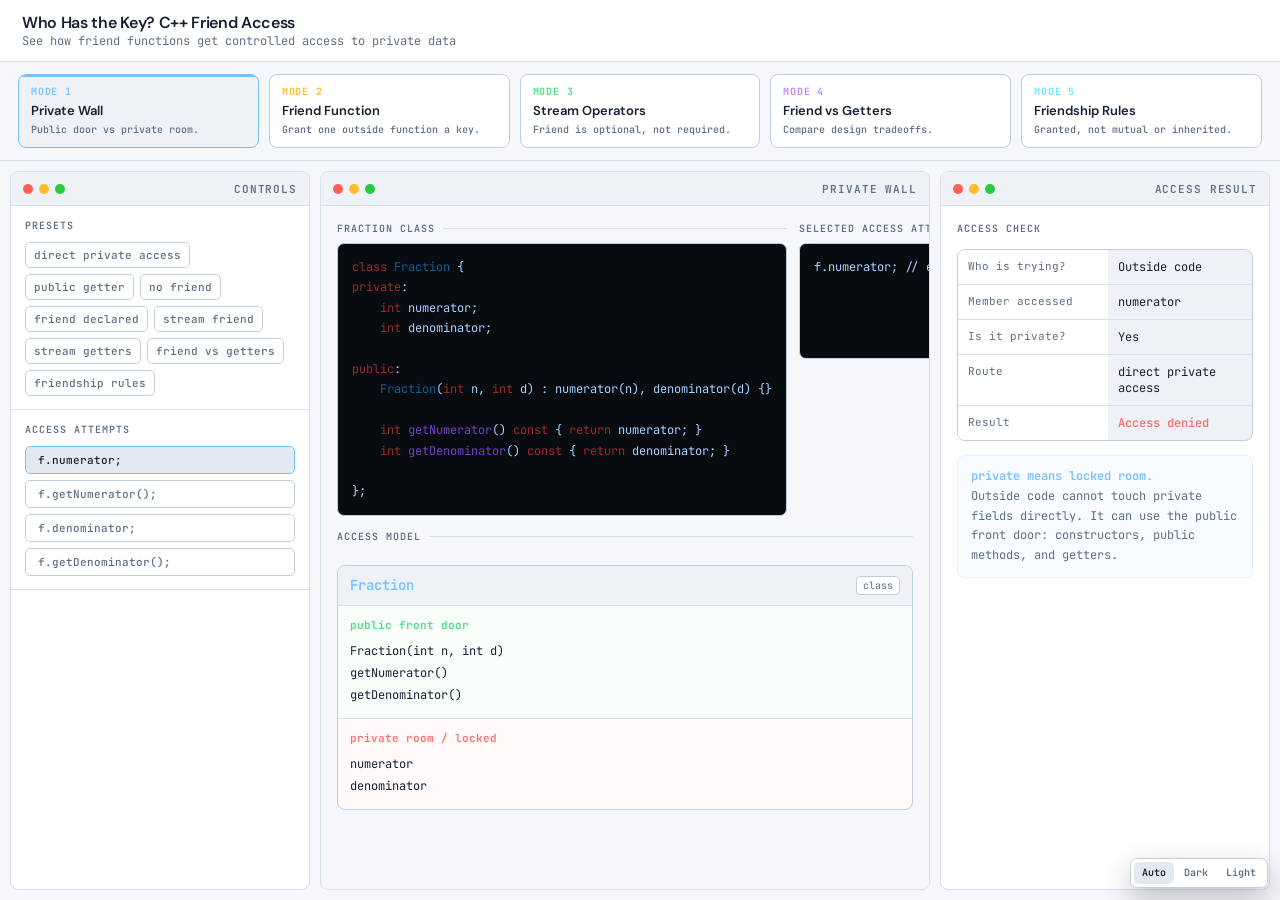
<file: demos/cpp-friend-function-visualizer.html>
<!DOCTYPE html>
<html lang="en">
<head>
<meta charset="UTF-8">
<meta name="viewport" content="width=device-width, initial-scale=1.0">
<title>Who Has the Key? C++ Friend Access</title>
<script src="../assets/theme.js"></script>
<link href="https://fonts.googleapis.com/css2?family=JetBrains+Mono:wght@400;500;600&family=DM+Sans:wght@300;400;500;600&display=swap" rel="stylesheet">
<style>
:root {
  --bg:#0c0f14; --s1:#131720; --s2:#1a2030; --s3:#212840;
  --border:#252d40; --border2:#303d55;
  --text:#d8e4f8; --muted:#7888a8; --dim:#3a4a62;
  --blue:#79c0ff; --green:#4ade80; --amber:#fbbd23;
  --red:#f87171; --purple:#c084fc; --cyan:#67e8f9; --orange:#fb923c;
  --code:'JetBrains Mono',monospace; --ui:'DM Sans',sans-serif; --r:8px;
}
*,*::before,*::after{box-sizing:border-box;margin:0;padding:0}
body{background:var(--bg);color:var(--text);font-family:var(--ui);font-size:14px;min-height:100vh;display:flex;flex-direction:column}
header{padding:12px 22px;border-bottom:1px solid var(--border);background:var(--s1);display:flex;align-items:center;gap:16px;flex-wrap:wrap}
.title h1{font-size:16px;font-weight:600;letter-spacing:-.02em}.title p{font-family:var(--code);font-size:12px;color:var(--muted)}
.mode-strip{padding:12px 18px;border-bottom:1px solid var(--border);background:var(--bg);display:grid;grid-template-columns:repeat(5,1fr);gap:10px}
.mode-card{border:1px solid var(--border2);background:var(--s1);border-radius:8px;padding:10px 12px;text-align:left;cursor:pointer;display:flex;flex-direction:column;gap:4px;min-height:74px;position:relative;overflow:hidden}
.mode-card::before{content:'';position:absolute;inset:0 0 auto;height:2px;background:var(--accent,var(--blue));opacity:0;transition:opacity .15s}.mode-card:hover{background:var(--s2);border-color:var(--muted)}.mode-card.active{background:var(--s2);border-color:var(--accent,var(--blue))}.mode-card.active::before{opacity:1}
.mode-kicker{font-family:var(--code);font-size:10px;color:var(--accent,var(--blue));font-weight:600;text-transform:uppercase;letter-spacing:.08em}.mode-name{font-size:13px;color:var(--text);font-weight:600}.mode-desc{font-family:var(--code);font-size:10px;line-height:1.35;color:var(--muted)}
button{font-family:var(--ui);font-size:12px;font-weight:500;padding:6px 12px;border-radius:5px;cursor:pointer;border:1px solid var(--border2);background:var(--s3);color:var(--text);transition:all .12s}button:hover{background:var(--border2)}button:active{transform:scale(.98)}
.main{flex:1;display:grid;grid-template-columns:300px minmax(360px,1fr) 330px;gap:10px;min-height:0;padding:10px;background:var(--bg)}
.panel{min-height:0;border:1px solid var(--border);border-radius:8px;overflow:hidden;background:var(--s1)}.left,.center,.right{overflow:auto}.center{background:var(--bg)}
.window-bar{height:34px;background:var(--s2);border-bottom:1px solid var(--border);display:flex;align-items:center;justify-content:space-between;gap:10px;padding:0 12px;flex-shrink:0}
.traffic{display:flex;gap:6px;align-items:center}.dot{width:10px;height:10px;border-radius:50%;display:block}.dot.red{background:#ff5f56}.dot.yellow{background:#ffbd2e}.dot.green{background:#27c93f}.window-title{font-family:var(--code);font-size:11px;color:var(--muted);font-weight:600;text-transform:uppercase;letter-spacing:.08em}
.center-content,.side-body{padding:16px;display:flex;flex-direction:column;gap:14px}.section{padding:13px 14px;border-bottom:1px solid var(--border)}.section-title,.side-title{font-family:var(--code);font-size:10px;font-weight:600;text-transform:uppercase;letter-spacing:.1em;color:var(--muted);margin-bottom:10px}.side-title{margin-bottom:0}
.preset-grid{display:flex;flex-wrap:wrap;gap:6px}.preset{font-family:var(--code);font-size:11px;padding:5px 8px;background:transparent;color:var(--muted)}.preset:hover{color:var(--text);border-color:var(--muted)}
.seg{display:flex;border:1px solid var(--border2);border-radius:6px;overflow:hidden;background:var(--s2)}.seg button{flex:1;border:0;border-radius:0;background:transparent;color:var(--muted);font-family:var(--code);font-size:11px;padding:7px 8px}.seg button.active{background:var(--s3);color:var(--text)}
.attempt-list{display:flex;flex-direction:column;gap:6px}.attempt{font-family:var(--code);font-size:11px;text-align:left;background:transparent;color:var(--muted);white-space:normal}.attempt.active{background:var(--s3);color:var(--text);border-color:var(--blue)}
.region-label{font-family:var(--code);font-size:10px;font-weight:600;text-transform:uppercase;letter-spacing:.1em;color:var(--muted);margin-bottom:8px;display:flex;align-items:center;gap:8px}.region-label::after{content:'';height:1px;background:var(--border);flex:1}
.code-grid{display:grid;grid-template-columns:1fr 1fr;gap:12px}.code-box{position:relative;background:#080b10;border:1px solid var(--border2);border-radius:7px;padding:13px 14px;font-family:var(--code);font-size:12px;line-height:1.7;color:#a8d4ff;white-space:pre;overflow:auto;min-height:116px;max-width:100%}.code-box .label{display:block;color:var(--muted);font-size:10px;text-transform:uppercase;letter-spacing:.08em;margin-bottom:6px}
.kw{color:#ff7b72}.tp{color:#79c0ff}.fn{color:#d2a8ff}.cm{color:#4d5f78}.num{color:#79c0ff}
.class-house{border:1px solid var(--border2);border-radius:var(--r);background:var(--s1);overflow:hidden}.house-head{padding:10px 12px;background:var(--s2);border-bottom:1px solid var(--border);display:flex;align-items:center;justify-content:space-between}.house-name{font-family:var(--code);font-weight:600;color:var(--blue)}.badge{font-family:var(--code);font-size:10px;color:var(--muted);border:1px solid var(--border2);border-radius:4px;padding:2px 6px;background:var(--s1)}
.room{padding:12px;border-bottom:1px solid var(--border)}.room:last-child{border-bottom:0}.room.public{background:rgba(74,222,128,.04)}.room.private{background:rgba(248,113,113,.04)}.room.friend{background:rgba(251,189,35,.05)}.room-title{font-family:var(--code);font-size:11px;font-weight:600;margin-bottom:8px}.room.public .room-title{color:var(--green)}.room.private .room-title{color:var(--red)}.room.friend .room-title{color:var(--amber)}.member-line{font-family:var(--code);font-size:12px;color:var(--text);padding:3px 0}
.flow{display:grid;grid-template-columns:1fr auto 1fr auto 1fr;gap:10px;align-items:center}.arrow{font-family:var(--code);font-size:22px;color:var(--dim);text-align:center}.actor-card,.result-card{background:var(--s2);border:1px solid var(--border2);border-radius:7px;overflow:hidden;min-width:0}.actor-head{padding:8px 10px;background:var(--s3);border-bottom:1px solid var(--border);display:flex;justify-content:space-between;gap:8px;align-items:center}.actor-name{font-family:var(--code);font-weight:600;font-size:13px;color:var(--cyan)}.actor-body{font-family:var(--code);font-size:12px;color:var(--muted);line-height:1.55;padding:13px;text-align:center;min-height:78px;display:flex;align-items:center;justify-content:center}.granted{border-color:rgba(74,222,128,.45)}.denied{border-color:rgba(248,113,113,.45)}
.check-panel{border:1px solid var(--border2);border-radius:var(--r);background:var(--s2);overflow:hidden}.check-row{display:grid;grid-template-columns:150px 1fr;border-bottom:1px solid var(--border)}.check-row:last-child{border-bottom:0}.check-k{font-family:var(--code);font-size:11px;color:var(--muted);padding:9px 10px;background:var(--s1)}.check-v{font-family:var(--code);font-size:12px;color:var(--text);padding:9px 10px}.status{font-weight:600}.status.ok{color:var(--green)}.status.no{color:var(--red)}
.note{padding:11px 13px;border-radius:7px;background:rgba(121,192,255,.05);border:1px solid rgba(121,192,255,.16);font-family:var(--code);font-size:12px;line-height:1.65;color:var(--muted)}.note strong{color:var(--blue);font-weight:600}.note.good{background:rgba(74,222,128,.06);border-color:rgba(74,222,128,.2)}.note.good strong{color:var(--green)}.note.warn{background:rgba(251,189,35,.06);border-color:rgba(251,189,35,.24)}.note.warn strong{color:var(--amber)}
.table{border:1px solid var(--border2);border-radius:var(--r);overflow:hidden}.table-row{display:grid;grid-template-columns:1.4fr .6fr;border-bottom:1px solid var(--border)}.table-row:last-child{border-bottom:0}.table-cell{font-family:var(--code);font-size:12px;padding:9px 10px;background:var(--s2)}.table-head .table-cell{background:var(--s3);color:var(--muted);font-size:10px;text-transform:uppercase;letter-spacing:.08em}.yes{color:var(--green);font-weight:600}.no{color:var(--red);font-weight:600}
.compare{display:grid;grid-template-columns:1fr 1fr;gap:12px}.compare-card{border:1px solid var(--border2);border-radius:var(--r);background:var(--s1);overflow:hidden}.compare-head{padding:9px 11px;background:var(--s2);border-bottom:1px solid var(--border);font-family:var(--code);font-size:12px;font-weight:600}.compare-body{padding:12px}.bullets{font-family:var(--code);font-size:12px;color:var(--muted);line-height:1.8;padding-left:16px}
@media (max-width:1100px){.mode-strip{grid-template-columns:repeat(3,1fr)}}@media (max-width:980px){.main{grid-template-columns:1fr}.code-grid,.compare{grid-template-columns:1fr}.flow{grid-template-columns:1fr}.arrow{transform:rotate(90deg)}}@media (max-width:620px){.mode-strip{grid-template-columns:1fr}.mode-card{min-height:auto}.check-row{grid-template-columns:1fr}.table-row{grid-template-columns:1fr}}
</style>
<link rel="stylesheet" href="../assets/theme.css">
</head>
<body>
<header><div class="title"><h1>Who Has the Key? C++ Friend Access</h1><p>See how friend functions get controlled access to private data</p></div></header>

<nav class="mode-strip" aria-label="Learning modes">
  <button class="mode-card active" data-tab="private-wall" style="--accent:var(--blue)" onclick="setTab('private-wall')"><span class="mode-kicker">Mode 1</span><span class="mode-name">Private Wall</span><span class="mode-desc">Public door vs private room.</span></button>
  <button class="mode-card" data-tab="friend-function" style="--accent:var(--amber)" onclick="setTab('friend-function')"><span class="mode-kicker">Mode 2</span><span class="mode-name">Friend Function</span><span class="mode-desc">Grant one outside function a key.</span></button>
  <button class="mode-card" data-tab="streams" style="--accent:var(--green)" onclick="setTab('streams')"><span class="mode-kicker">Mode 3</span><span class="mode-name">Stream Operators</span><span class="mode-desc">Friend is optional, not required.</span></button>
  <button class="mode-card" data-tab="tradeoffs" style="--accent:var(--purple)" onclick="setTab('tradeoffs')"><span class="mode-kicker">Mode 4</span><span class="mode-name">Friend vs Getters</span><span class="mode-desc">Compare design tradeoffs.</span></button>
  <button class="mode-card" data-tab="rules" style="--accent:var(--cyan)" onclick="setTab('rules')"><span class="mode-kicker">Mode 5</span><span class="mode-name">Friendship Rules</span><span class="mode-desc">Granted, not mutual or inherited.</span></button>
</nav>

<div class="main">
  <aside class="panel left">
    <div class="window-bar"><div class="traffic"><span class="dot red"></span><span class="dot yellow"></span><span class="dot green"></span></div><span class="window-title">controls</span></div>
    <div class="section">
      <div class="section-title">Presets</div>
      <div class="preset-grid">
        <button class="preset" onclick="preset('direct')">direct private access</button>
        <button class="preset" onclick="preset('getter')">public getter</button>
        <button class="preset" onclick="preset('noFriend')">no friend</button>
        <button class="preset" onclick="preset('friend')">friend declared</button>
        <button class="preset" onclick="preset('streamFriend')">stream friend</button>
        <button class="preset" onclick="preset('streamGetter')">stream getters</button>
        <button class="preset" onclick="preset('tradeoffs')">friend vs getters</button>
        <button class="preset" onclick="preset('rules')">friendship rules</button>
      </div>
    </div>
    <div class="section" id="attempt-controls">
      <div class="section-title">Access attempts</div>
      <div class="attempt-list">
        <button class="attempt active" data-attempt="direct-numerator" onclick="setAttempt('direct-numerator')">f.numerator;</button>
        <button class="attempt" data-attempt="getter-numerator" onclick="setAttempt('getter-numerator')">f.getNumerator();</button>
        <button class="attempt" data-attempt="direct-denominator" onclick="setAttempt('direct-denominator')">f.denominator;</button>
        <button class="attempt" data-attempt="getter-denominator" onclick="setAttempt('getter-denominator')">f.getDenominator();</button>
      </div>
    </div>
    <div class="section" id="friend-controls" style="display:none">
      <div class="section-title">Friend declaration</div>
      <div class="seg"><button id="friend-off" class="active" onclick="setFriend(false)">no friend</button><button id="friend-on" onclick="setFriend(true)">friend declared</button></div>
    </div>
    <div class="section" id="stream-controls" style="display:none">
      <div class="section-title">Access style</div>
      <div class="seg"><button id="stream-friend" class="active" onclick="setStreamAccess('friend')">friend access</button><button id="stream-getters" onclick="setStreamAccess('getters')">public getters</button></div>
    </div>
  </aside>

  <main class="panel center">
    <div class="window-bar"><div class="traffic"><span class="dot red"></span><span class="dot yellow"></span><span class="dot green"></span></div><span class="window-title" id="center-title">private wall</span></div>
    <div class="center-content" id="center-output"></div>
  </main>

  <aside class="panel right">
    <div class="window-bar"><div class="traffic"><span class="dot red"></span><span class="dot yellow"></span><span class="dot green"></span></div><span class="window-title">access result</span></div>
    <div class="side-body" id="right-output"></div>
  </aside>
</div>

<script>
'use strict';

const state = {
  tab: 'private-wall',
  friendDeclared: false,
  streamAccess: 'friend',
  selectedAttempt: 'direct-numerator'
};

const attempts = {
  'direct-numerator': { code:'f.numerator;', caller:'Outside code', member:'numerator', privateMember:'Yes', route:'direct private access', allowed:false },
  'getter-numerator': { code:'f.getNumerator();', caller:'Outside code', member:'getNumerator()', privateMember:'No, public member function', route:'public door', allowed:true },
  'direct-denominator': { code:'f.denominator;', caller:'Outside code', member:'denominator', privateMember:'Yes', route:'direct private access', allowed:false },
  'getter-denominator': { code:'f.getDenominator();', caller:'Outside code', member:'getDenominator()', privateMember:'No, public member function', route:'public door', allowed:true }
};

function esc(s){return String(s).replace(/&/g,'&amp;').replace(/</g,'&lt;').replace(/>/g,'&gt;').replace(/"/g,'&quot;');}
function code(s){return esc(s).replace(/\b(class|private|public|const|return|void|int|friend|bool|if)\b/g,'<span class="kw">$1</span>').replace(/\b(Fraction|std::ostream|std::istream|A|B|C|ChildOfB)\b/g,'<span class="tp">$1</span>').replace(/\b(operator<<|operator>>|printFraction|trustedFunction|getNumerator|getDenominator)\b/g,'<span class="fn">$1</span>');}
function classCode(includeFriend=false, includeGetters=true){
  return `class Fraction {
private:
    int numerator;
    int denominator;

public:
    Fraction(int n, int d) : numerator(n), denominator(d) {}
${includeGetters ? '\n    int getNumerator() const { return numerator; }\n    int getDenominator() const { return denominator; }' : ''}
${includeFriend ? '\n    friend void printFraction(const Fraction& f);' : ''}
};`;
}
function house(friend=false){
  return `<div class="class-house">
    <div class="house-head"><span class="house-name">Fraction</span><span class="badge">class</span></div>
    <div class="room public"><div class="room-title">public front door</div><div class="member-line">Fraction(int n, int d)</div><div class="member-line">getNumerator()</div><div class="member-line">getDenominator()</div></div>
    <div class="room private"><div class="room-title">private room / locked</div><div class="member-line">numerator</div><div class="member-line">denominator</div></div>
    ${friend ? '<div class="room friend"><div class="room-title">friend key granted</div><div class="member-line">printFraction(const Fraction& f)</div></div>' : ''}
  </div>`;
}
function setTab(tab){
  state.tab = tab;
  document.querySelectorAll('.mode-card').forEach(b=>b.classList.toggle('active', b.dataset.tab === tab));
  document.getElementById('attempt-controls').style.display = tab === 'private-wall' ? 'block' : 'none';
  document.getElementById('friend-controls').style.display = tab === 'friend-function' ? 'block' : 'none';
  document.getElementById('stream-controls').style.display = tab === 'streams' ? 'block' : 'none';
  const titles = {'private-wall':'private wall','friend-function':'friend function','streams':'stream operators','tradeoffs':'friend vs getters','rules':'friendship rules'};
  document.getElementById('center-title').textContent = titles[tab] || 'friend access';
  render();
}
function setAttempt(id){state.selectedAttempt=id;document.querySelectorAll('.attempt').forEach(b=>b.classList.toggle('active',b.dataset.attempt===id));render();}
function setFriend(v){state.friendDeclared=v;document.getElementById('friend-off').classList.toggle('active',!v);document.getElementById('friend-on').classList.toggle('active',v);render();}
function setStreamAccess(v){state.streamAccess=v;document.getElementById('stream-friend').classList.toggle('active',v==='friend');document.getElementById('stream-getters').classList.toggle('active',v==='getters');render();}
function preset(name){
  if(name==='direct'){setTab('private-wall');setAttempt('direct-numerator');}
  if(name==='getter'){setTab('private-wall');setAttempt('getter-numerator');}
  if(name==='noFriend'){setTab('friend-function');setFriend(false);}
  if(name==='friend'){setTab('friend-function');setFriend(true);}
  if(name==='streamFriend'){setTab('streams');setStreamAccess('friend');}
  if(name==='streamGetter'){setTab('streams');setStreamAccess('getters');}
  if(name==='tradeoffs'){setTab('tradeoffs');}
  if(name==='rules'){setTab('rules');}
}
function accessCheck(a){
  return `<div class="check-panel">
    <div class="check-row"><div class="check-k">Who is trying?</div><div class="check-v">${esc(a.caller)}</div></div>
    <div class="check-row"><div class="check-k">Member accessed</div><div class="check-v">${esc(a.member)}</div></div>
    <div class="check-row"><div class="check-k">Is it private?</div><div class="check-v">${esc(a.privateMember)}</div></div>
    <div class="check-row"><div class="check-k">Route</div><div class="check-v">${esc(a.route)}</div></div>
    <div class="check-row"><div class="check-k">Result</div><div class="check-v status ${a.allowed?'ok':'no'}">${a.allowed?'Access granted':'Access denied'}</div></div>
  </div>`;
}
function renderPrivateWall(){
  const a = attempts[state.selectedAttempt];
  document.getElementById('center-output').innerHTML = `<div class="code-grid"><div><div class="region-label">Fraction class</div><div class="code-box">${code(classCode(false,true))}</div></div><div><div class="region-label">Selected access attempt</div><div class="code-box">${code(a.code)} ${a.allowed ? '// allowed' : '// error: private access denied'}</div></div></div><div class="region-label">Access model</div>${house(false)}`;
  document.getElementById('right-output').innerHTML = `<div class="side-title">Access check</div>${accessCheck(a)}<div class="note"><strong>private means locked room.</strong><br>Outside code cannot touch private fields directly. It can use the public front door: constructors, public methods, and getters.</div>`;
}
function renderFriendFunction(){
  const friend = state.friendDeclared;
  const fn = `void printFraction(const Fraction& f) {
    std::cout << f.numerator << "/" << f.denominator;
}`;
  document.getElementById('center-output').innerHTML = `<div class="code-grid"><div><div class="region-label">${friend?'Friend version':'Normal outside function'}</div><div class="code-box">${code(friend?classCode(true,false)+'\n\n'+fn:classCode(false,false)+'\n\n'+fn)}</div></div><div><div class="region-label">Call syntax</div><div class="code-box">${code('Fraction f(1, 2);\n\nprintFraction(f);      // normal function call\n// not f.printFraction();')}</div></div></div><div class="region-label">Who has access?</div><div class="flow"><div class="actor-card ${friend?'granted':'denied'}"><div class="actor-head"><span class="actor-name">printFraction</span><span class="badge">outside function</span></div><div class="actor-body">${friend?'has friend key':'blocked at private wall'}</div></div><div class="arrow">-></div>${house(friend)}<div class="arrow">=</div><div class="result-card ${friend?'granted':'denied'}"><div class="actor-head"><span class="actor-name">${friend?'access granted':'access denied'}</span><span class="badge">${friend?'friend':'no friend'}</span></div><div class="actor-body">${friend?'Can read numerator and denominator directly.':'Error: numerator and denominator are private.'}</div></div></div>`;
  document.getElementById('right-output').innerHTML = `<div class="side-title">Key facts</div><div class="note"><strong>A friend function is not a member function.</strong><br>It does not get a <code>this</code> pointer, and it is called like a normal function: <code>printFraction(f)</code>.</div><div class="note good"><strong>Friendship is granted, not taken.</strong><br><code>Fraction</code> grants this one outside function permission by declaring it as <code>friend</code>.</div><div class="note warn"><strong>Use friend intentionally and sparingly.</strong><br>It is a controlled exception to encapsulation, not the default design move.</div>`;
}
function renderStreams(){
  const friend = state.streamAccess === 'friend';
  const friendCode = `class Fraction {
private:
    int numerator;
    int denominator;

public:
    friend std::ostream& operator<<(std::ostream& out, const Fraction& f);
};

std::ostream& operator<<(std::ostream& out, const Fraction& f) {
    out << f.numerator << "/" << f.denominator;
    return out;
}`;
  const getterCode = `class Fraction {
private:
    int numerator;
    int denominator;

public:
    int getNumerator() const { return numerator; }
    int getDenominator() const { return denominator; }
};

std::ostream& operator<<(std::ostream& out, const Fraction& f) {
    out << f.getNumerator() << "/" << f.getDenominator();
    return out;
}`;
  document.getElementById('center-output').innerHTML = `<div class="code-grid"><div><div class="region-label">Stream syntax</div><div class="code-box">${code('std::cout << f;\nstd::cin >> f;\n\noperator<<(std::cout, f);\noperator>>(std::cin, f);')}</div></div><div><div class="region-label">${friend?'Friend version':'Getter version'}</div><div class="code-box">${code(friend?friendCode:getterCode)}</div></div></div><div class="region-label">Chaining</div><div class="code-box">${code('std::cout << a << b;\n\noperator<<(operator<<(std::cout, a), b);')}</div><div class="flow"><div class="actor-card"><div class="actor-head"><span class="actor-name">std::cout</span><span class="badge">left operand</span></div><div class="actor-body">goes into operator&lt;&lt;</div></div><div class="arrow">-></div><div class="actor-card granted"><div class="actor-head"><span class="actor-name">operator&lt;&lt;</span><span class="badge">returns stream&</span></div><div class="actor-body">same cout is returned</div></div><div class="arrow">-></div><div class="actor-card"><div class="actor-head"><span class="actor-name">next &lt;&lt;</span><span class="badge">chain</span></div><div class="actor-body">returned cout is reused</div></div></div>`;
  document.getElementById('right-output').innerHTML = `<div class="side-title">Teaching note</div><div class="note good"><strong>friend is optional, not required.</strong><br>Stream operators are usually non-member functions. They are often friends, but friend is only needed if the operator needs direct access to private data.</div><div class="note"><strong>The stream is on the left.</strong><br>Because <code>std::cout</code> and <code>std::cin</code> are the left operands, these operators are usually written as non-member functions.</div><div class="check-panel"><div class="check-row"><div class="check-k">friend access</div><div class="check-v">uses private members directly</div></div><div class="check-row"><div class="check-k">getter access</div><div class="check-v">uses the public interface; friend is not needed</div></div></div>`;
}
function renderTradeoffs(){
  const friendCode = `class Fraction {
private:
    int numerator;
    int denominator;

public:
    friend void printFraction(const Fraction& f);
};

void printFraction(const Fraction& f) {
    std::cout << f.numerator << "/" << f.denominator;
}`;
  const getterCode = `class Fraction {
private:
    int numerator;
    int denominator;

public:
    int getNumerator() const { return numerator; }
    int getDenominator() const { return denominator; }
};

void printFraction(const Fraction& f) {
    std::cout << f.getNumerator() << "/" << f.getDenominator();
}`;
  document.getElementById('center-output').innerHTML = `<div class="code-grid"><div><div class="region-label">Version A: friend function</div><div class="code-box">${code(friendCode)}</div></div><div><div class="region-label">Version B: public getters</div><div class="code-box">${code(getterCode)}</div></div></div><div class="compare"><div class="compare-card"><div class="compare-head">Friend function</div><div class="compare-body"><ul class="bullets"><li>Gives one specific function direct access</li><li>Keeps data from being publicly exposed</li><li>Creates a controlled exception to encapsulation</li><li>Can be overused</li></ul></div></div><div class="compare-card"><div class="compare-head">Public getters</div><div class="compare-body"><ul class="bullets"><li>Uses normal public interface</li><li>No friend needed</li><li>Exposes data to everyone</li><li>Often simpler and clearer</li></ul></div></div></div>`;
  document.getElementById('right-output').innerHTML = `<div class="side-title">Design prompt</div><div class="note warn"><strong>Question:</strong><br>Do we want every outside function to be able to read numerator and denominator, or only this one trusted function?</div><div class="note"><strong>friend is not bad.</strong><br>It should be intentional. If you find yourself making many friend functions, your class design may need work.</div>`;
}
function renderRules(){
  document.getElementById('center-output').innerHTML = `<div class="code-grid"><div><div class="region-label">Granted, not taken</div><div class="code-box">${code('class A {\nprivate:\n    int secret;\n\n    friend void trustedFunction(const A& a);\n};')}</div></div><div><div class="region-label">Not mutual / inherited / transitive</div><div class="code-box">${code('class A {\n    friend class B;\n};\n\nclass ChildOfB : public B {\n};\n\nclass B {\n    friend class C;\n};')}</div></div></div><div class="region-label">Permission matrix</div><div class="table"><div class="table-row table-head"><div class="table-cell">Scenario</div><div class="table-cell">Allowed?</div></div><div class="table-row"><div class="table-cell">B accesses A private</div><div class="table-cell yes">yes</div></div><div class="table-row"><div class="table-cell">A accesses B private</div><div class="table-cell no">no</div></div><div class="table-row"><div class="table-cell">ChildOfB accesses A private</div><div class="table-cell no">no</div></div><div class="table-row"><div class="table-cell">C accesses A private</div><div class="table-cell no">no</div></div></div>`;
  document.getElementById('right-output').innerHTML = `<div class="side-title">Rules</div><div class="note good"><strong>Rule 1:</strong> Friendship is granted, not taken. A decides who its friends are.</div><div class="note"><strong>Rule 2:</strong> Friendship is not mutual. If B can access A, A does not automatically access B.</div><div class="note"><strong>Rule 3:</strong> Friendship is not inherited. ChildOfB does not automatically get B's access.</div><div class="note"><strong>Rule 4:</strong> Friendship is not transitive. C can access B, but that does not automatically mean C can access A.</div>`;
}
function render(){
  if(state.tab==='private-wall') renderPrivateWall();
  if(state.tab==='friend-function') renderFriendFunction();
  if(state.tab==='streams') renderStreams();
  if(state.tab==='tradeoffs') renderTradeoffs();
  if(state.tab==='rules') renderRules();
}
render();
</script>
</body>
</html>
</file>
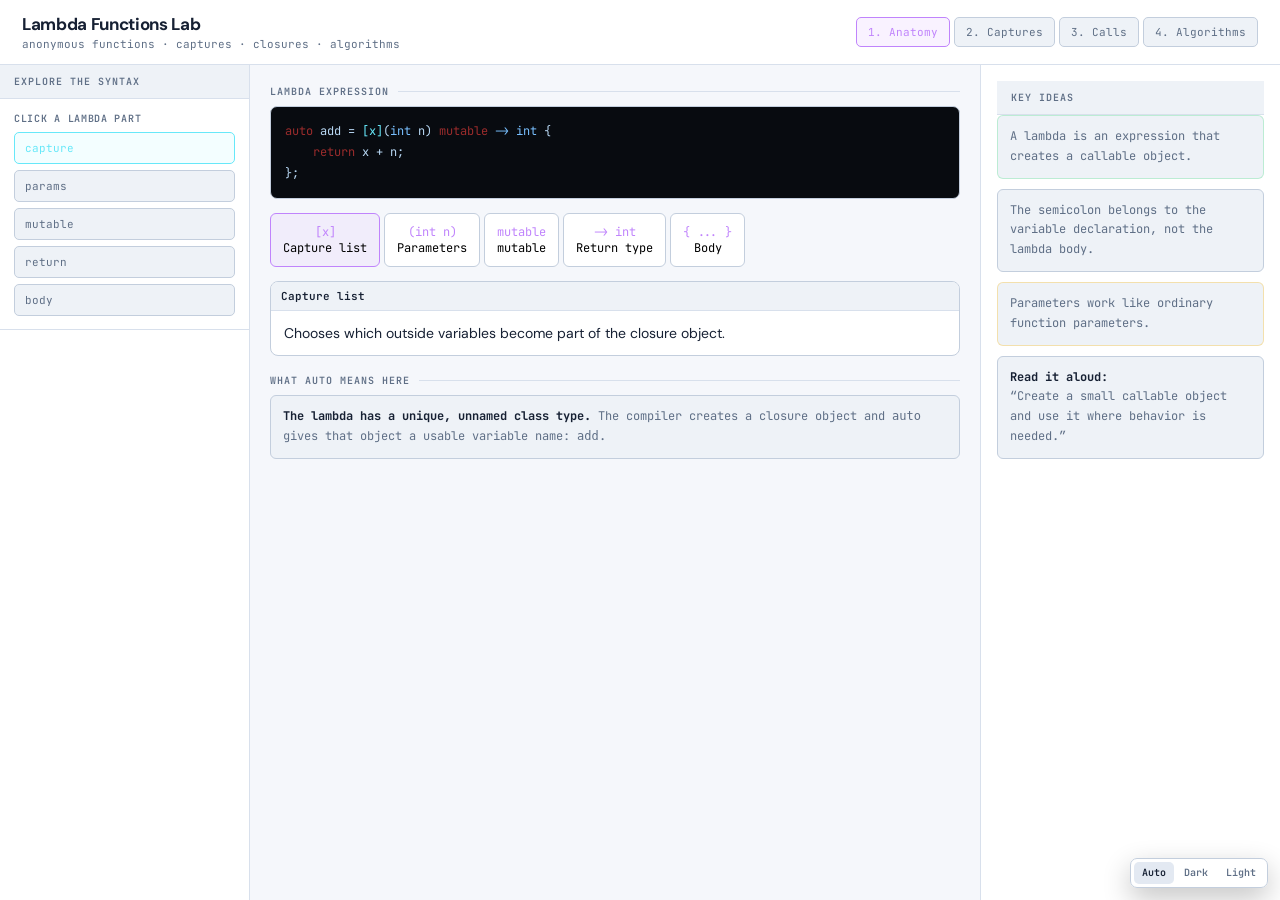
<file: demos/cpp-lambda-visualizer.html>
<!DOCTYPE html>
<html lang="en">
<head>
<meta charset="UTF-8">
<meta name="viewport" content="width=device-width, initial-scale=1.0">
<title>C++ Lambda Functions Lab</title>
<script src="../assets/theme.js"></script>
<link href="https://fonts.googleapis.com/css2?family=JetBrains+Mono:wght@400;500;600&family=DM+Sans:wght@300;400;500;600&display=swap" rel="stylesheet">
<style>
:root{--bg:#0c0f14;--s1:#131720;--s2:#1a2030;--s3:#212840;--border:#252d40;--border2:#303d55;--text:#d8e4f8;--muted:#8292af;--dim:#52637e;--blue:#79c0ff;--green:#4ade80;--amber:#fbbd23;--red:#f87171;--purple:#c084fc;--cyan:#67e8f9;--orange:#fb923c;--code:'JetBrains Mono',monospace;--ui:'DM Sans',sans-serif}
*,*::before,*::after{box-sizing:border-box;margin:0;padding:0}body{background:var(--bg);color:var(--text);font-family:var(--ui);font-size:14px;min-height:100vh}button,input,select{font:inherit}
header{padding:13px 22px;border-bottom:1px solid var(--border);background:var(--s1);display:flex;align-items:center;justify-content:space-between;gap:16px;flex-wrap:wrap;position:sticky;top:0;z-index:10}h1{font-size:17px;letter-spacing:-.02em}header p{font:11px var(--code);color:var(--muted);margin-top:2px}.tabs{display:flex;gap:4px;flex-wrap:wrap}.tab{border:1px solid var(--border2);background:var(--s2);color:var(--muted);border-radius:5px;padding:7px 11px;cursor:pointer;font:11px var(--code)}.tab:hover{color:var(--text)}.tab.active{border-color:var(--purple);background:rgba(192,132,252,.1);color:var(--purple)}
.layout{display:grid;grid-template-columns:250px minmax(420px,1fr) 300px;min-height:calc(100vh - 65px)}.panel{min-width:0}.controls{background:var(--s1);border-right:1px solid var(--border)}.stage{padding:20px;overflow:auto}.lesson{background:var(--s1);border-left:1px solid var(--border);padding:16px}.phead{padding:10px 14px;border-bottom:1px solid var(--border);background:var(--s2);font:600 10px var(--code);letter-spacing:.1em;text-transform:uppercase;color:var(--muted)}.control{padding:13px 14px;border-bottom:1px solid var(--border)}label,.label{display:block;font:600 10px var(--code);letter-spacing:.07em;text-transform:uppercase;color:var(--muted);margin-bottom:7px}input[type=number],select{width:100%;background:#080b10;color:var(--text);border:1px solid var(--border2);border-radius:5px;padding:7px 8px;font:12px var(--code)}
.choices{display:grid;gap:6px}.choice{cursor:pointer;text-align:left;padding:8px 10px;border-radius:5px;border:1px solid var(--border2);background:var(--s2);color:var(--muted);font:11px var(--code)}.choice:hover{color:var(--text);border-color:var(--muted)}.choice.active{color:var(--cyan);border-color:var(--cyan);background:rgba(103,232,249,.08)}.primary{width:100%;cursor:pointer;padding:8px;border-radius:5px;border:1px solid var(--green);color:var(--green);background:rgba(74,222,128,.08);font:600 11px var(--code)}.primary:hover{background:rgba(74,222,128,.15)}
.region{font:600 10px var(--code);text-transform:uppercase;letter-spacing:.1em;color:var(--muted);display:flex;align-items:center;gap:9px;margin-bottom:8px}.region::after{content:'';height:1px;background:var(--border);flex:1}.code{background:#080b10;border:1px solid var(--border2);border-radius:7px;padding:14px;white-space:pre;overflow:auto;font:12px/1.75 var(--code);color:#b9d9f5}.kw{color:#ff7b72}.type{color:var(--blue)}.cap{color:var(--cyan)}.num{color:var(--amber)}.cm{color:#65738d}.fn{color:var(--purple)}
.stack{display:grid;grid-template-columns:1fr auto 1fr;gap:14px;align-items:center;margin:18px 0}.box{border:1px solid var(--border2);border-radius:8px;background:var(--s1);overflow:hidden}.box-head{padding:7px 10px;border-bottom:1px solid var(--border);background:var(--s2);font:600 11px var(--code)}.box-body{padding:13px}.memory{display:flex;justify-content:space-between;align-items:center;border:1px solid var(--border2);background:var(--s2);border-radius:5px;padding:9px 11px;font:12px var(--code);margin-top:7px}.memory strong{color:var(--amber)}.arrow{color:var(--purple);font:20px var(--code)}.badge{display:inline-block;border-radius:12px;padding:2px 8px;font:10px var(--code);border:1px solid var(--border2);color:var(--muted)}.badge.live{border-color:var(--green);color:var(--green)}.badge.copy{border-color:var(--amber);color:var(--amber)}
.anatomy{display:flex;flex-wrap:wrap;gap:4px;margin:14px 0}.part{padding:10px 12px;border:1px solid var(--border2);border-radius:6px;background:var(--s1);font:12px var(--code);cursor:pointer}.part:hover,.part.active{border-color:var(--purple);background:rgba(192,132,252,.09)}.part span{color:var(--purple)}
.note{padding:11px 12px;border:1px solid var(--border2);border-radius:6px;background:var(--s2);font:12px/1.65 var(--code);color:var(--muted);margin-bottom:10px}.note strong{color:var(--text)}.note.good{border-color:rgba(74,222,128,.3)}.note.warn{border-color:rgba(251,189,35,.35)}.result{padding:12px 14px;border:1px solid rgba(74,222,128,.3);background:rgba(74,222,128,.07);border-radius:6px;color:var(--green);font:12px var(--code);margin-top:12px}.hidden{display:none!important}.pipeline{display:flex;align-items:stretch;gap:8px;flex-wrap:wrap;margin:16px 0}.step{flex:1;min-width:110px;padding:12px;border:1px solid var(--border2);border-radius:7px;background:var(--s1);font:11px/1.5 var(--code)}.step strong{display:block;color:var(--cyan);margin-bottom:4px}.step-arrow{align-self:center;color:var(--dim)}.values{display:flex;gap:6px;flex-wrap:wrap}.value{width:38px;height:38px;display:grid;place-items:center;border-radius:6px;background:var(--s2);border:1px solid var(--border2);font:12px var(--code)}.value.keep{border-color:var(--green);color:var(--green);background:rgba(74,222,128,.08)}.value.drop{opacity:.35;text-decoration:line-through}
@media(max-width:1000px){.layout{grid-template-columns:220px 1fr}.lesson{grid-column:1/-1;border-left:0;border-top:1px solid var(--border)}header{position:static}}@media(max-width:680px){.layout{display:block}.controls{border-right:0}.stack{grid-template-columns:1fr}.arrow{transform:rotate(90deg);text-align:center}.stage{padding:14px}}
</style>
<link rel="stylesheet" href="../assets/theme.css">
</head>
<body>
<header><div><h1>Lambda Functions Lab</h1><p>anonymous functions · captures · closures · algorithms</p></div><div class="tabs"><button class="tab active" data-tab="anatomy">1. Anatomy</button><button class="tab" data-tab="captures">2. Captures</button><button class="tab" data-tab="calls">3. Calls</button><button class="tab" data-tab="algorithms">4. Algorithms</button></div></header>
<div class="layout">
  <aside class="panel controls" id="controls"></aside>
  <main class="panel stage" id="stage"></main>
  <aside class="panel lesson" id="lesson"></aside>
</div>
<script>
const state={tab:'anatomy',part:'capture',capture:'x',outside:10,snapshot:10,created:true,param:4,algorithm:'filter',threshold:4};
const parts={capture:['Capture list','Chooses which outside variables become part of the closure object.'],params:['Parameters','Inputs supplied each time the lambda is called.'],mutable:['mutable','Allows a value-captured copy to change inside the lambda.'],return:['Return type','Usually inferred. Write -> type when you need to be explicit.'],body:['Body','The statements executed whenever the closure is called.']};
const esc=s=>String(s).replace(/[&<>]/g,c=>({'&':'&amp;','<':'&lt;','>':'&gt;'}[c]));
function syntax(capture='x'){return `<span class="kw">auto</span> add = <span class="cap">[${esc(capture)}]</span>(<span class="type">int</span> n) <span class="kw">mutable</span> <span class="type">-&gt; int</span> {\n    <span class="kw">return</span> x + n;\n};`}
function setTab(tab){state.tab=tab;document.querySelectorAll('.tab').forEach(b=>b.classList.toggle('active',b.dataset.tab===tab));render()}
function choosePart(p){state.part=p;render()}
function setCapture(c){state.capture=c;state.snapshot=state.outside;state.created=true;render()}
function createLambda(){state.snapshot=state.outside;state.created=true;render()}
function changeOutside(delta){state.outside+=delta;render()}
function captureInfo(){const c=state.capture;const ref=c==='&'||c==='&x';const none=c==='';return {ref,none,label:none?'captures nothing':ref?'stores a reference to x':'stores a copy of x',inside:none?'unavailable':ref?state.outside:state.snapshot}}
function controls(){
 if(state.tab==='anatomy')return `<div class="phead">Explore the syntax</div><div class="control"><div class="label">Click a lambda part</div><div class="choices">${Object.keys(parts).map(p=>`<button class="choice ${state.part===p?'active':''}" onclick="choosePart('${p}')">${p}</button>`).join('')}</div></div>`;
 if(state.tab==='captures')return `<div class="phead">Build the closure</div><div class="control"><div class="label">Capture list</div><div class="choices">${[['','[] nothing'],['x','[x] value'],['&x','[&x] reference'],['=','[=] all by value'],['&','[&] all by reference']].map(([v,l])=>`<button class="choice ${state.capture===v?'active':''}" onclick="setCapture('${v}')">${l}</button>`).join('')}</div></div><div class="control"><div class="label">Outside x = ${state.outside}</div><div style="display:flex;gap:6px"><button class="choice" onclick="changeOutside(-1)">− 1</button><button class="choice" onclick="changeOutside(1)">+ 1</button></div></div><div class="control"><button class="primary" onclick="createLambda()">Re-create lambda now</button></div>`;
 if(state.tab==='calls')return `<div class="phead">Call the lambda</div><div class="control"><label for="param">Argument n</label><input id="param" type="number" value="${state.param}" oninput="state.param=Number(this.value);renderStage()"></div><div class="control"><div class="label">Capture behavior</div><div class="choices"><button class="choice ${state.capture==='x'?'active':''}" onclick="setCapture('x');state.tab='calls';render()">[x] value</button><button class="choice ${state.capture==='&x'?'active':''}" onclick="setCapture('&x');state.tab='calls';render()">[&x] reference</button></div></div>`;
 return `<div class="phead">STL algorithm</div><div class="control"><div class="label">Operation</div><div class="choices"><button class="choice ${state.algorithm==='filter'?'active':''}" onclick="state.algorithm='filter';render()">filter with copy_if</button><button class="choice ${state.algorithm==='sort'?'active':''}" onclick="state.algorithm='sort';render()">sort with comparator</button><button class="choice ${state.algorithm==='transform'?'active':''}" onclick="state.algorithm='transform';render()">transform values</button></div></div><div class="control"><label>Threshold / factor: ${state.threshold}</label><input type="range" min="1" max="8" value="${state.threshold}" oninput="state.threshold=Number(this.value);renderStage()"></div>`;
}
function anatomy(){const [title,desc]=parts[state.part];return `<div class="region">Lambda expression</div><div class="code">${syntax('x')}</div><div class="anatomy">${Object.keys(parts).map(p=>`<button class="part ${p===state.part?'active':''}" onclick="choosePart('${p}')"><span>${p==='capture'?'[x]':p==='params'?'(int n)':p==='mutable'?'mutable':p==='return'?'-&gt; int':'{ ... }'}</span><br>${parts[p][0]}</button>`).join('')}</div><div class="box"><div class="box-head">${title}</div><div class="box-body">${desc}</div></div><div class="region" style="margin-top:18px">What auto means here</div><div class="note"><strong>The lambda has a unique, unnamed class type.</strong> The compiler creates a closure object and <code>auto</code> gives that object a usable variable name: <code>add</code>.</div>`}
function captures(){const i=captureInfo();const invalid=i.none;return `<div class="region">Code generated by your choices</div><div class="code">${syntax(state.capture)}\n\n<span class="type">int</span> answer = add(5); ${invalid?'<span class="cm">// error: x was not captured</span>':''}</div><div class="stack"><div class="box"><div class="box-head">surrounding scope</div><div class="box-body"><span class="badge live">live variable</span><div class="memory"><span>int x</span><strong>${state.outside}</strong></div></div></div><div class="arrow">→</div><div class="box"><div class="box-head">closure object: add</div><div class="box-body"><span class="badge ${i.ref?'live':'copy'}">${i.label}</span><div class="memory"><span>captured x</span><strong>${i.inside}</strong></div></div></div></div>${invalid?'<div class="result" style="color:var(--red);border-color:rgba(248,113,113,.3);background:rgba(248,113,113,.07)">Compile error: x is used in the body but [] captures nothing.</div>':`<div class="result">add(5) → ${i.inside} + 5 → ${i.inside+5}</div>`}`}
function calls(){const i=captureInfo(),result=i.inside+state.param;return `<div class="region">Define once, call many times</div><div class="code">${syntax(state.capture)}\n\n<span class="type">int</span> result = <span class="fn">add</span>(<span class="num">${state.param}</span>);</div><div class="pipeline"><div class="step"><strong>1 · closure</strong>captured x = ${i.inside}</div><div class="step-arrow">→</div><div class="step"><strong>2 · argument</strong>parameter n = ${state.param}</div><div class="step-arrow">→</div><div class="step"><strong>3 · body</strong>${i.inside} + ${state.param}</div><div class="step-arrow">→</div><div class="step"><strong>4 · return</strong>${result}</div></div><div class="result">result contains ${result}</div>`}
function algorithms(){let nums=[7,2,5,1,8,3],out,code,mark;if(state.algorithm==='filter'){out=nums.filter(n=>n>state.threshold);code=`std::copy_if(values.begin(), values.end(),\n    std::back_inserter(result),\n    [limit](int n) { return n &gt; limit; });`;mark=n=>n>state.threshold?'keep':'drop'}else if(state.algorithm==='sort'){out=[...nums].sort((a,b)=>Math.abs(a-state.threshold)-Math.abs(b-state.threshold));code=`std::sort(values.begin(), values.end(),\n    [target](int a, int b) {\n        return std::abs(a-target) &lt; std::abs(b-target);\n    });`;mark=()=> 'keep'}else{out=nums.map(n=>n*state.threshold);code=`std::transform(values.begin(), values.end(), values.begin(),\n    [factor](int n) { return n * factor; });`;mark=()=> 'keep'}return `<div class="region">Lambda as behavior</div><div class="code">${esc(code)}</div><div class="pipeline"><div class="step"><strong>input</strong><div class="values">${nums.map(n=>`<span class="value ${mark(n)}">${n}</span>`).join('')}</div></div><div class="step-arrow">→</div><div class="step"><strong>algorithm calls lambda</strong>${state.algorithm==='filter'?'keep n > ':state.algorithm==='sort'?'closest to ':'multiply by '}${state.threshold}</div><div class="step-arrow">→</div><div class="step"><strong>result</strong><div class="values">${out.map(n=>`<span class="value keep">${n}</span>`).join('')}</div></div></div><div class="note good"><strong>The algorithm owns the loop; the lambda supplies the rule.</strong> This separation is one of the most useful reasons lambdas exist.</div>`}
function lesson(){const content={anatomy:['A lambda is an expression that creates a callable object.','The semicolon belongs to the variable declaration, not the lambda body.','Parameters work like ordinary function parameters.'],captures:['Value capture is a snapshot taken when the lambda is created.','Reference capture follows the original variable as it changes.','References must not outlive the variables they refer to.'],calls:['Calling a closure uses ordinary function-call syntax.','The capture supplies stored context; parameters supply per-call inputs.','Return types are normally inferred from return statements.'],algorithms:['Lambdas make short rules readable next to the algorithm using them.','Predicates return bool; comparators answer whether a comes before b.','Prefer explicit captures when clarity matters.']}[state.tab];return `<div class="phead">Key ideas</div>${content.map((n,i)=>`<div class="note ${i===0?'good':i===2?'warn':''}">${n}</div>`).join('')}<div class="note"><strong>Read it aloud:</strong><br>${state.tab==='captures'?`“Capture ${captureInfo().label}, take an int n, and return x plus n.”`:'“Create a small callable object and use it where behavior is needed.”'}</div>`}
function renderStage(){document.getElementById('stage').innerHTML=state.tab==='anatomy'?anatomy():state.tab==='captures'?captures():state.tab==='calls'?calls():algorithms();document.getElementById('lesson').innerHTML=lesson()}
function render(){document.getElementById('controls').innerHTML=controls();renderStage()}
document.querySelectorAll('.tab').forEach(b=>b.addEventListener('click',()=>setTab(b.dataset.tab)));render();
</script>
</body>
</html>
</file>
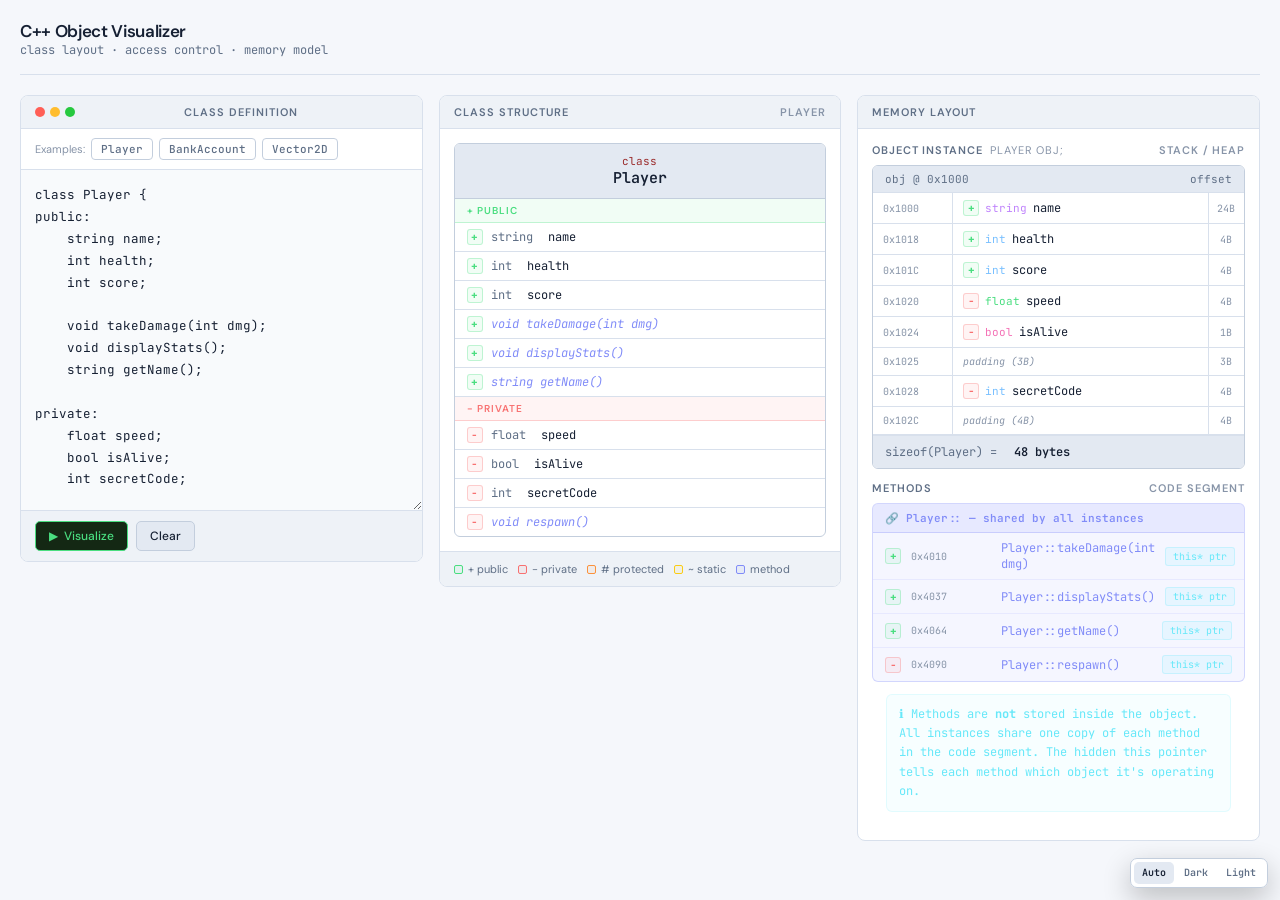
<file: demos/cpp-object-visualizer.html>
<!DOCTYPE html>
<html lang="en">
<head>
<meta charset="UTF-8">
<meta name="viewport" content="width=device-width, initial-scale=1.0">
<title>C++ Object Visualizer</title>
<script src="../assets/theme.js"></script>
<link href="https://fonts.googleapis.com/css2?family=JetBrains+Mono:wght@400;500;600&family=DM+Sans:wght@400;500;600&display=swap" rel="stylesheet">
<style>
:root {
  --bg: #0e1015;
  --s1: #161a22;
  --s2: #1c2130;
  --s3: #232940;
  --border: #2a3145;
  --border2: #3a4560;
  --text: #dce6f5;
  --muted: #7a8aaa;
  --dim: #3d4d6a;

  --pub-color: #4ade80;   --pub-bg: rgba(74,222,128,.08);  --pub-border: rgba(74,222,128,.3);
  --priv-color: #f87171;  --priv-bg: rgba(248,113,113,.08); --priv-border: rgba(248,113,113,.3);
  --prot-color: #fb923c;  --prot-bg: rgba(251,146,60,.08);  --prot-border: rgba(251,146,60,.3);
  --meth-color: #818cf8;  --meth-bg: rgba(129,140,248,.08); --meth-border: rgba(129,140,248,.3);
  --stat-color: #facc15;  --stat-bg: rgba(250,204,21,.08);  --stat-border: rgba(250,204,21,.3);
  --this-color: #67e8f9;

  --int-c: #79c0ff; --float-c: #4ade80; --char-c: #fb923c;
  --bool-c: #f472b6; --ptr-c: #c084fc; --other-c: #94a3b8;

  --r: 8px;
  --font-code: 'JetBrains Mono', monospace;
  --font-ui: 'DM Sans', sans-serif;
}
*, *::before, *::after { box-sizing: border-box; margin: 0; padding: 0; }

body {
  background: var(--bg);
  color: var(--text);
  font-family: var(--font-ui);
  font-size: 14px;
  min-height: 100vh;
  padding: 20px;
}

header {
  display: flex;
  align-items: center;
  gap: 16px;
  margin-bottom: 20px;
  padding-bottom: 16px;
  border-bottom: 1px solid var(--border);
}
header h1 { font-size: 17px; font-weight: 600; letter-spacing: -.02em; }
header p { font-size: 12px; color: var(--muted); font-family: var(--font-code); }

.main-grid {
  display: grid;
  grid-template-columns: 1fr 1fr 1fr;
  gap: 16px;
  align-items: start;
}

.panel {
  background: var(--s1);
  border: 1px solid var(--border);
  border-radius: var(--r);
  overflow: hidden;
}
.panel-head {
  padding: 9px 14px;
  background: var(--s2);
  border-bottom: 1px solid var(--border);
  font-size: 11px;
  font-weight: 600;
  text-transform: uppercase;
  letter-spacing: .09em;
  color: var(--muted);
  display: flex;
  justify-content: space-between;
  align-items: center;
}

/* Editor */
.window-dots { display:flex; gap:5px; }
.wd { width:10px; height:10px; border-radius:50%; }

textarea {
  width: 100%; display: block;
  background: #080b10;
  color: var(--text);
  font-family: var(--font-code);
  font-size: 12.5px;
  line-height: 1.75;
  padding: 14px;
  border: none; outline: none;
  resize: vertical;
  min-height: 340px;
  tab-size: 2;
}

.toolbar {
  padding: 10px 14px;
  background: var(--s2);
  border-top: 1px solid var(--border);
  display: flex;
  gap: 8px;
  flex-wrap: wrap;
  align-items: center;
}
button {
  font-family: var(--font-ui);
  font-size: 12px;
  font-weight: 500;
  padding: 6px 13px;
  border-radius: 5px;
  cursor: pointer;
  border: 1px solid var(--border2);
  background: var(--s3);
  color: var(--text);
  transition: all .12s;
}
button:hover { background: var(--border2); }
.btn-run { background: #142814; border-color: var(--pub-color); color: var(--pub-color); }
.btn-run:hover { background: #1a361a; }
.preset-row {
  padding: 9px 14px;
  border-bottom: 1px solid var(--border);
  display: flex; gap: 6px; flex-wrap: wrap; align-items: center;
  background: var(--s1);
}
.plabel { font-size: 11px; color: var(--dim); }
.preset {
  font-size: 11px; padding: 3px 9px;
  border-radius: 4px; border: 1px solid var(--border2);
  background: transparent; color: var(--muted);
  cursor: pointer; font-family: var(--font-code);
}
.preset:hover { color: var(--text); border-color: var(--muted); }

.err-bar {
  padding: 7px 14px;
  font-family: var(--font-code);
  font-size: 11px;
  color: #f87171;
  display: none;
  background: rgba(248,113,113,.07);
  border-top: 1px solid rgba(248,113,113,.2);
}
.err-bar.on { display: block; }

/* Class Diagram Panel */
.class-box {
  margin: 14px;
  border: 1px solid var(--border2);
  border-radius: 6px;
  overflow: hidden;
}
.class-name-bar {
  padding: 10px 14px;
  text-align: center;
  background: var(--s3);
  border-bottom: 1px solid var(--border2);
}
.class-name-bar .kw { font-family: var(--font-code); font-size: 11px; color: var(--muted); }
.class-name-bar .cn { font-family: var(--font-code); font-size: 15px; font-weight: 600; color: var(--text); }

.section-divider {
  padding: 5px 12px;
  font-size: 10px;
  font-weight: 600;
  text-transform: uppercase;
  letter-spacing: .1em;
  border-bottom: 1px solid var(--border);
}
.sec-pub  { color: var(--pub-color);  background: var(--pub-bg);  border-color: var(--pub-border); }
.sec-priv { color: var(--priv-color); background: var(--priv-bg); border-color: var(--priv-border);}
.sec-prot { color: var(--prot-color); background: var(--prot-bg); border-color: var(--prot-border);}
.sec-stat { color: var(--stat-color); background: var(--stat-bg); border-color: var(--stat-border);}

.member-row {
  display: flex;
  align-items: center;
  gap: 8px;
  padding: 6px 12px;
  border-bottom: 1px solid var(--border);
  font-family: var(--font-code);
  font-size: 12px;
}
.member-row:last-child { border-bottom: none; }

.access-icon {
  width: 16px; height: 16px;
  border-radius: 3px;
  display: flex; align-items: center; justify-content: center;
  font-size: 11px; font-weight: 700; flex-shrink: 0;
}
.ai-pub  { background: var(--pub-bg);  color: var(--pub-color);  border: 1px solid var(--pub-border);  }
.ai-priv { background: var(--priv-bg); color: var(--priv-color); border: 1px solid var(--priv-border); }
.ai-prot { background: var(--prot-bg); color: var(--prot-color); border: 1px solid var(--prot-border); }
.ai-stat { background: var(--stat-bg); color: var(--stat-color); border: 1px solid var(--stat-border); }

.mtype { color: var(--muted); }
.mname { color: var(--text); }
.mfunc { color: var(--meth-color); font-style: italic; }
.mstat { color: var(--stat-color); }

.empty-msg {
  padding: 28px; text-align: center;
  color: var(--dim); font-family: var(--font-code); font-size: 12px; line-height: 2;
}

/* Memory Layout Panel */
.mem-wrap { padding: 14px; display: flex; flex-direction: column; gap: 12px; }

.mem-section-title {
  font-size: 11px; font-weight: 600; text-transform: uppercase;
  letter-spacing: .08em; color: var(--muted); margin-bottom: 8px;
  display: flex; justify-content: space-between;
}

.mem-object {
  border: 1px solid var(--border2);
  border-radius: 6px;
  overflow: hidden;
}
.mem-header {
  padding: 6px 12px;
  background: var(--s3);
  border-bottom: 1px solid var(--border);
  font-family: var(--font-code);
  font-size: 11px;
  color: var(--muted);
  display: flex; justify-content: space-between;
}
.mem-row {
  display: grid;
  grid-template-columns: 80px 1fr 36px;
  align-items: stretch;
  border-bottom: 1px solid var(--border);
  animation: pop .18s ease;
}
.mem-row:last-child { border-bottom: none; }
@keyframes pop { from { opacity:0; transform:scaleY(.9); } to { opacity:1; transform:scaleY(1); } }

.mem-addr {
  padding: 7px 10px;
  font-family: var(--font-code);
  font-size: 10px;
  color: var(--dim);
  border-right: 1px solid var(--border);
  display: flex; align-items: center;
}
.mem-cell {
  padding: 7px 10px;
  font-family: var(--font-code);
  font-size: 12px;
  display: flex; align-items: center; gap: 6px;
}
.mem-bytes {
  padding: 7px 6px;
  font-family: var(--font-code);
  font-size: 10px;
  color: var(--dim);
  border-left: 1px solid var(--border);
  display: flex; align-items: center; justify-content: center;
}
.mem-pad {
  background: rgba(255,255,255,.02);
}
.pad-label { font-size: 10px; color: var(--dim); font-style: italic; }

.sizeof-bar {
  display: flex; align-items: center; gap: 10px;
  padding: 8px 12px;
  background: var(--s3);
  border-top: 1px solid var(--border);
  font-family: var(--font-code);
  font-size: 12px;
  color: var(--muted);
}
.sizeof-val { color: var(--text); font-weight: 600; }

/* Code segment */
.code-segment {
  border: 1px solid var(--meth-border);
  border-radius: 6px;
  overflow: hidden;
  background: var(--meth-bg);
}
.code-seg-header {
  padding: 7px 12px;
  background: rgba(129,140,248,.12);
  border-bottom: 1px solid var(--meth-border);
  font-family: var(--font-code);
  font-size: 11px;
  color: var(--meth-color);
  font-weight: 600;
}
.method-entry {
  display: flex;
  align-items: center;
  gap: 10px;
  padding: 7px 12px;
  border-bottom: 1px solid rgba(129,140,248,.12);
  font-family: var(--font-code);
  font-size: 12px;
}
.method-entry:last-child { border-bottom: none; }
.maddr { font-size: 10px; color: var(--dim); width: 80px; flex-shrink: 0; }
.mfull { color: var(--meth-color); }
.this-badge {
  margin-left: auto;
  font-size: 10px;
  padding: 2px 7px;
  border-radius: 3px;
  background: rgba(103,232,249,.1);
  color: var(--this-color);
  border: 1px solid rgba(103,232,249,.25);
  white-space: nowrap;
}

/* Legend */
.legend {
  display: flex; flex-wrap: wrap; gap: 10px;
  padding: 10px 14px;
  border-top: 1px solid var(--border);
  background: var(--s2);
}
.leg-item {
  display: flex; align-items: center; gap: 5px;
  font-size: 11px; color: var(--muted);
}
.leg-dot {
  width: 9px; height: 9px; border-radius: 2px; flex-shrink: 0;
}

.insight {
  margin: 0 14px 14px;
  padding: 10px 12px;
  background: rgba(103,232,249,.05);
  border: 1px solid rgba(103,232,249,.15);
  border-radius: 6px;
  font-size: 12px;
  color: var(--this-color);
  line-height: 1.6;
  font-family: var(--font-code);
}
</style>
<link rel="stylesheet" href="../assets/theme.css">
</head>
<body>

<header>
  <div>
    <h1>C++ Object Visualizer</h1>
    <p>class layout · access control · memory model</p>
  </div>
</header>

<div class="main-grid">

  <!-- PANEL 1: Editor -->
  <div class="panel">
    <div class="panel-head">
      <div class="window-dots">
        <span class="wd" style="background:#ff5f56"></span>
        <span class="wd" style="background:#ffbd2e"></span>
        <span class="wd" style="background:#27c93f"></span>
      </div>
      <span>class definition</span>
      <span></span>
    </div>
    <div class="preset-row">
      <span class="plabel">Examples:</span>
      <button class="preset" onclick="load('player')">Player</button>
      <button class="preset" onclick="load('bankaccount')">BankAccount</button>
      <button class="preset" onclick="load('vector2d')">Vector2D</button>
    </div>
    <textarea id="code" spellcheck="false">class Player {
public:
    string name;
    int health;
    int score;

    void takeDamage(int dmg);
    void displayStats();
    string getName();

private:
    float speed;
    bool isAlive;
    int secretCode;

    void respawn();
};</textarea>
    <div class="toolbar">
      <button class="btn-run" onclick="run()">&#9654;&nbsp; Visualize</button>
      <button onclick="clearAll()">Clear</button>
    </div>
    <div id="err" class="err-bar"></div>
  </div>

  <!-- PANEL 2: Class Diagram -->
  <div class="panel">
    <div class="panel-head"><span>Class Structure</span><span id="diag-name" style="font-size:11px;color:var(--dim)"></span></div>
    <div id="diagram"><div class="empty-msg">// paste a class definition<br>// and hit Visualize</div></div>
    <div class="legend">
      <div class="leg-item"><span class="leg-dot" style="background:var(--pub-bg);border:1px solid var(--pub-color)"></span>+ public</div>
      <div class="leg-item"><span class="leg-dot" style="background:var(--priv-bg);border:1px solid var(--priv-color)"></span>- private</div>
      <div class="leg-item"><span class="leg-dot" style="background:var(--prot-bg);border:1px solid var(--prot-color)"></span># protected</div>
      <div class="leg-item"><span class="leg-dot" style="background:var(--stat-bg);border:1px solid var(--stat-color)"></span>~ static</div>
      <div class="leg-item"><span class="leg-dot" style="background:var(--meth-bg);border:1px solid var(--meth-color)"></span>method</div>
    </div>
  </div>

  <!-- PANEL 3: Memory Layout -->
  <div class="panel">
    <div class="panel-head"><span>Memory Layout</span></div>
    <div id="memory"><div class="empty-msg">// object memory layout<br>// appears here</div></div>
  </div>

</div>

<script>
const PRESETS = {
  player: `class Player {\npublic:\n    string name;\n    int health;\n    int score;\n\n    void takeDamage(int dmg);\n    void displayStats();\n    string getName();\n\nprivate:\n    float speed;\n    bool isAlive;\n    int secretCode;\n\n    void respawn();\n};`,
  bankaccount: `class BankAccount {\npublic:\n    string ownerName;\n\n    BankAccount(string name, double bal);\n    void deposit(double amount);\n    double getBalance();\n    void printStatement();\n\nprivate:\n    double balance;\n    int accountNumber;\n    bool isFrozen;\n\nprotected:\n    double interestRate;\n\npublic:\n    static int totalAccounts;\n};`,
  vector2d: `class Vector2D {\npublic:\n    double x;\n    double y;\n\n    Vector2D(double x, double y);\n    Vector2D add(Vector2D other);\n    double magnitude();\n    void normalize();\n    void print();\n\nprivate:\n    bool isDirty;\n\npublic:\n    static Vector2D zero();\n};`,
};

function load(k) { document.getElementById('code').value = PRESETS[k]; run(); }

const TYPE_SIZES = {
  int:4, float:4, double:8, char:1, bool:1, long:8, short:2,
  'long long':8, 'unsigned int':4, 'unsigned long':8, 'unsigned char':1,
  string:24, 'std::string':24, auto:4
};
const TYPE_COLORS = {
  int:'#79c0ff', float:'#4ade80', double:'#4ade80', char:'#fb923c',
  bool:'#f472b6', long:'#79c0ff', short:'#79c0ff', string:'#c084fc',
  'std::string':'#c084fc', pointer:'#c084fc'
};

function typeSize(t) {
  if (t.endsWith('*') || t.endsWith('&')) return 8;
  return TYPE_SIZES[t] || 8;
}
function typeColor(t) {
  if (t.endsWith('*')) return TYPE_COLORS.pointer;
  return TYPE_COLORS[t] || '#94a3b8';
}

function parse(src) {
  const classMatch = src.match(/class\s+(\w+)/);
  if (!classMatch) return null;
  const className = classMatch[1];

  const members = [], methods = [];
  let access = 'private';
  const lines = src.split('\n');

  const accessRx = /^\s*(public|private|protected)\s*:/;
  const memberRx = /^\s*(static\s+)?((?:unsigned\s+|long\s+)?(?:long long|std::string|string|double|float|long|short|bool|char|int|\w+)\s*\*?\s*)\s+(\w+)\s*(?:=\s*[^;(]+)?\s*;/;
  const methodRx = /^\s*(static\s+)?((?:virtual\s+)?(?:unsigned\s+)?(?:long long|std::string|string|double|float|long|short|bool|char|int|void|\w+)\s*\*?\s*)\s+(\w+)\s*\(([^)]*)\)\s*(?:const\s*)?(?:override\s*)?(?:=\s*0\s*)?(?:;|\{)/;
  const ctorRx = /^\s*(static\s+)?(\w+)\s*\(([^)]*)\)\s*(?:;|\{)/;

  for (const raw of lines) {
    const line = raw.trim();
    if (!line || line.startsWith('//') || line === '{' || line === '};' || line === '}') continue;
    const am = accessRx.exec(line);
    if (am) { access = am[1]; continue; }

    const isStatic = /\bstatic\b/.test(line);
    const mm = methodRx.exec(line);
    if (mm) {
      methods.push({ access: isStatic ? 'static' : access, ret: mm[2].trim(), name: mm[3], params: mm[4], isStatic });
      continue;
    }

    const cm = ctorRx.exec(line);
    if (cm && cm[2] === className) {
      methods.push({ access, ret: '', name: cm[2], params: cm[3], isCtor: true, isStatic });
      continue;
    }

    const dm = memberRx.exec(line);
    if (dm) {
      const rawType = dm[2].trim().replace(/\s+/g,' ');
      members.push({ access: isStatic ? 'static' : access, type: rawType, name: dm[3], isStatic });
    }
  }

  return { className, members, methods };
}

function hex(n) { return '0x' + n.toString(16).toUpperCase().padStart(4,'0'); }

function run() {
  const src = document.getElementById('code').value;
  const errEl = document.getElementById('err');
  const data = parse(src);

  if (!data) {
    errEl.textContent = 'No class found. Make sure you have: class ClassName { ... };';
    errEl.classList.add('on');
    return;
  }
  errEl.classList.remove('on');

  renderDiagram(data);
  renderMemory(data);
}

function accessIcon(a) {
  if (a === 'public')    return '<span class="access-icon ai-pub">+</span>';
  if (a === 'private')   return '<span class="access-icon ai-priv">-</span>';
  if (a === 'protected') return '<span class="access-icon ai-prot">#</span>';
  if (a === 'static')    return '<span class="access-icon ai-stat">~</span>';
  return '';
}

function renderDiagram({ className, members, methods }) {
  document.getElementById('diag-name').textContent = className;

  const groups = {};
  const order = ['public','protected','private','static'];
  for (const a of order) groups[a] = [];

  for (const m of members) groups[m.access]?.push({ ...m, isMethod: false });
  for (const m of methods) {
    const key = m.isStatic ? 'static' : m.access;
    (groups[key] || groups['public']).push({ ...m, isMethod: true });
  }

  let html = `<div class="class-box">
    <div class="class-name-bar">
      <div class="kw">class</div>
      <div class="cn">${className}</div>
    </div>`;

  const labels = { public:'+ public', protected:'# protected', private:'- private', static:'~ static' };
  const secClass = { public:'sec-pub', protected:'sec-prot', private:'sec-priv', static:'sec-stat' };

  for (const a of order) {
    if (!groups[a].length) continue;
    html += `<div class="section-divider ${secClass[a]}">${labels[a]}</div>`;
    for (const item of groups[a]) {
      if (item.isMethod || item.isCtor) {
        const ret = item.isCtor ? '' : (item.ret || 'void') + ' ';
        html += `<div class="member-row">${accessIcon(a)}
          <span class="mfunc">${ret}${item.name}(${item.params || ''})</span>
        </div>`;
      } else {
        html += `<div class="member-row">${accessIcon(a)}
          <span class="mtype">${item.type}&nbsp;</span><span class="mname">${item.name}</span>
        </div>`;
      }
    }
  }

  html += '</div>';
  document.getElementById('diagram').innerHTML = html;
}

function renderMemory({ className, members, methods }) {
  const dataMembers = members.filter(m => m.access !== 'static' && !m.isStatic);
  const staticMembers = members.filter(m => m.access === 'static' || m.isStatic);
  const allMethods = methods;

  let offset = 0;
  const rows = [];
  for (const m of dataMembers) {
    const size = typeSize(m.type);
    const align = Math.min(size, 8);
    const pad = (align - (offset % align)) % align;
    if (pad > 0) { rows.push({ isPad: true, size: pad, offset }); offset += pad; }
    rows.push({ ...m, size, offset, addr: 0x1000 + offset });
    offset += size;
  }
  const finalAlign = 8;
  const tailPad = (finalAlign - (offset % finalAlign)) % finalAlign;
  if (tailPad > 0) rows.push({ isPad: true, size: tailPad, offset });
  const sizeof = offset + tailPad;

  let html = '<div class="mem-wrap">';

  // Object instance section
  html += `<div>
    <div class="mem-section-title">
      <span>Object Instance &nbsp;<span style="color:var(--dim);font-weight:400">${className} obj;</span></span>
      <span style="color:var(--dim)">stack / heap</span>
    </div>`;

  if (dataMembers.length === 0) {
    html += `<div style="padding:16px;text-align:center;color:var(--dim);font-family:var(--font-code);font-size:12px">No data members</div>`;
  } else {
    html += `<div class="mem-object"><div class="mem-header"><span>obj @ 0x1000</span><span>offset</span></div>`;
    for (const r of rows) {
      if (r.isPad) {
        html += `<div class="mem-row mem-pad">
          <div class="mem-addr">${hex(0x1000 + r.offset)}</div>
          <div class="mem-cell"><span class="pad-label">padding (${r.size}B)</span></div>
          <div class="mem-bytes">${r.size}B</div>
        </div>`;
      } else {
        const col = typeColor(r.type);
        const acc = r.access;
        const dot = acc === 'public' ? 'ai-pub' : acc === 'private' ? 'ai-priv' : 'ai-prot';
        html += `<div class="mem-row">
          <div class="mem-addr">${hex(r.addr)}</div>
          <div class="mem-cell">
            <span class="access-icon ${dot}" style="flex-shrink:0">${acc==='public'?'+':acc==='private'?'-':'#'}</span>
            <span style="color:${col};font-family:var(--font-code);font-size:11px">${r.type}</span>
            <span style="color:var(--text);font-family:var(--font-code);font-size:12px">${r.name}</span>
          </div>
          <div class="mem-bytes">${r.size}B</div>
        </div>`;
      }
    }
    html += `<div class="sizeof-bar">sizeof(${className}) = <span class="sizeof-val">&nbsp;${sizeof} bytes</span></div>`;
    html += '</div>';
  }
  html += '</div>';

  // Methods - code segment
  if (allMethods.length) {
    html += `<div>
      <div class="mem-section-title">
        <span>Methods</span>
        <span style="color:var(--dim)">code segment</span>
      </div>
      <div class="code-segment">
        <div class="code-seg-header">&#128279; ${className}:: — shared by all instances</div>`;
    let maddr = 0x4010;
    for (const m of allMethods) {
      const acc = m.isStatic ? 'static' : m.access;
      const dot = acc === 'public' ? 'ai-pub' : acc === 'private' ? 'ai-priv' : acc === 'protected' ? 'ai-prot' : 'ai-stat';
      const ret = m.isCtor ? '' : (m.ret || 'void') + ' ';
      html += `<div class="method-entry">
        <span class="access-icon ${dot}">${acc==='public'?'+':acc==='private'?'-':acc==='protected'?'#':'~'}</span>
        <span class="maddr">${hex(maddr)}</span>
        <span class="mfull">${className}::${m.name}(${m.params||''})</span>
        ${m.isStatic ? '' : '<span class="this-badge">this* ptr</span>'}
      </div>`;
      maddr += 0x20 + Math.floor(Math.random()*0x10);
    }
    html += '</div></div>';
  }

  // Static members
  if (staticMembers.length) {
    html += `<div>
      <div class="mem-section-title">
        <span>Static Members</span>
        <span style="color:var(--dim)">.data segment</span>
      </div>
      <div class="mem-object" style="border-color:var(--stat-border)">
        <div class="mem-header" style="color:var(--stat-color);background:var(--stat-bg)">
          <span>one copy — shared across all instances</span>
        </div>`;
    let saddr = 0x6020;
    for (const m of staticMembers) {
      const size = typeSize(m.type);
      const col = typeColor(m.type);
      html += `<div class="mem-row">
        <div class="mem-addr">${hex(saddr)}</div>
        <div class="mem-cell">
          <span class="access-icon ai-stat">~</span>
          <span style="color:${col};font-family:var(--font-code);font-size:11px">${m.type}</span>
          <span style="color:var(--text);font-family:var(--font-code);font-size:12px">${m.name}</span>
        </div>
        <div class="mem-bytes">${size}B</div>
      </div>`;
      saddr += size;
    }
    html += '</div></div>';
  }

  html += `<div class="insight">
    &#x2139; Methods are <strong>not</strong> stored inside the object. All instances share one copy of each method in the code segment. The hidden <span style="color:var(--this-color)">this</span> pointer tells each method which object it's operating on.
  </div>`;

  html += '</div>';
  document.getElementById('memory').innerHTML = html;
}

function clearAll() {
  document.getElementById('code').value = '';
  document.getElementById('diagram').innerHTML = '<div class="empty-msg">// paste a class definition<br>// and hit Visualize</div>';
  document.getElementById('memory').innerHTML = '<div class="empty-msg">// object memory layout<br>// appears here</div>';
  document.getElementById('diag-name').textContent = '';
  document.getElementById('err').classList.remove('on');
}

run();
</script>
</body>
</html>
</file>
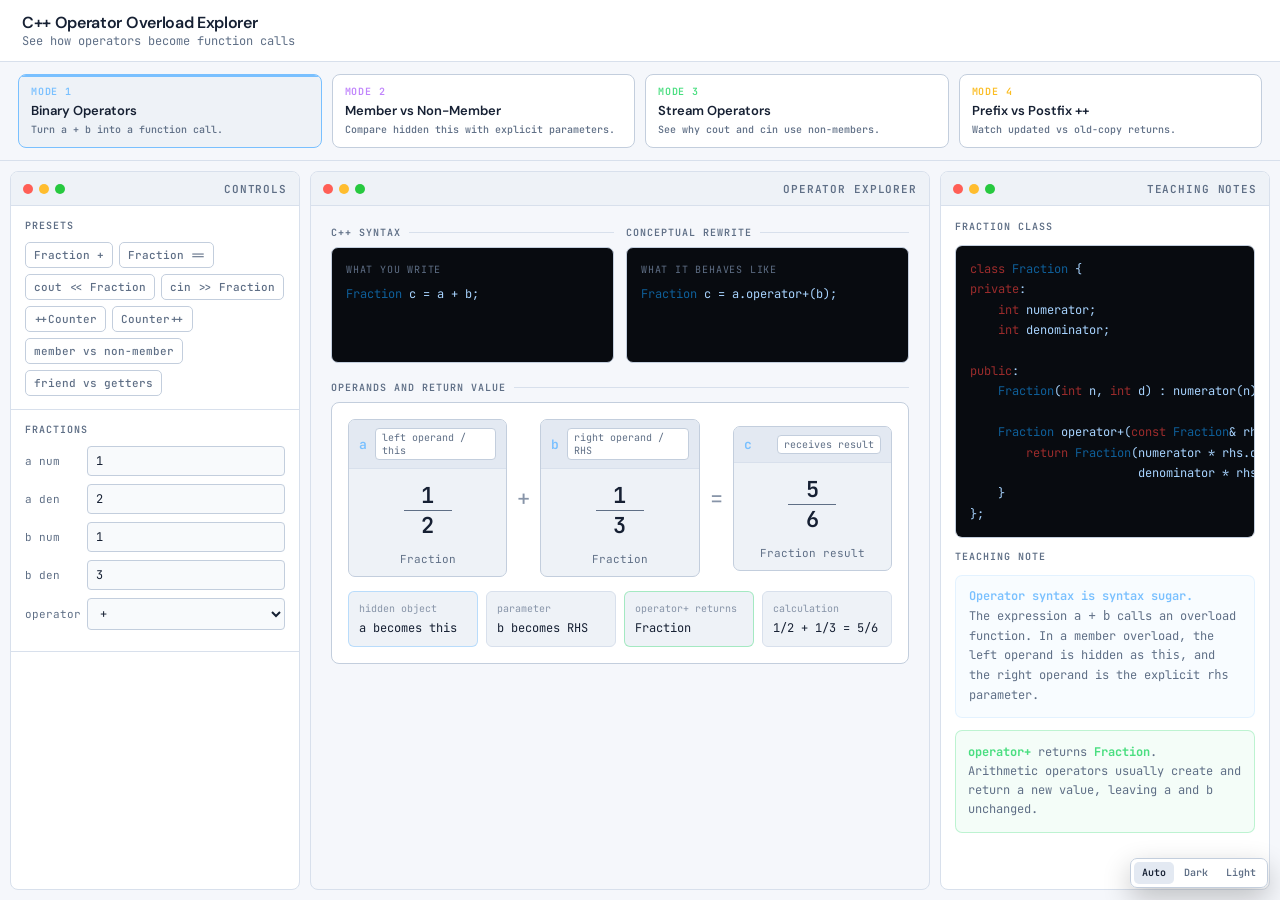
<file: demos/cpp-operator-overload-visualizer.html>
<!DOCTYPE html>
<html lang="en">
<head>
<meta charset="UTF-8">
<meta name="viewport" content="width=device-width, initial-scale=1.0">
<title>C++ Operator Overload Explorer</title>
<script src="../assets/theme.js"></script>
<link href="https://fonts.googleapis.com/css2?family=JetBrains+Mono:wght@400;500;600&family=DM+Sans:wght@300;400;500;600&display=swap" rel="stylesheet">
<style>
:root {
  --bg:#0c0f14; --s1:#131720; --s2:#1a2030; --s3:#212840;
  --border:#252d40; --border2:#303d55;
  --text:#d8e4f8; --muted:#7888a8; --dim:#3a4a62;
  --blue:#79c0ff; --green:#4ade80; --amber:#fbbd23;
  --red:#f87171; --purple:#c084fc; --cyan:#67e8f9; --orange:#fb923c;
  --code:'JetBrains Mono',monospace; --ui:'DM Sans',sans-serif; --r:8px;
}
*,*::before,*::after{box-sizing:border-box;margin:0;padding:0}
body{background:var(--bg);color:var(--text);font-family:var(--ui);font-size:14px;min-height:100vh;display:flex;flex-direction:column}
header{padding:12px 22px;border-bottom:1px solid var(--border);background:var(--s1);display:flex;align-items:center;gap:16px;flex-wrap:wrap}
.title h1{font-size:16px;font-weight:600;letter-spacing:-.02em}.title p{font-family:var(--code);font-size:12px;color:var(--muted)}
.mode-strip{padding:12px 18px;border-bottom:1px solid var(--border);background:var(--bg);display:grid;grid-template-columns:repeat(4,1fr);gap:10px}
.mode-card{border:1px solid var(--border2);background:var(--s1);border-radius:8px;padding:10px 12px;text-align:left;cursor:pointer;display:flex;flex-direction:column;gap:4px;min-height:74px;position:relative;overflow:hidden}
.mode-card::before{content:'';position:absolute;inset:0 0 auto;height:2px;background:var(--accent,var(--blue));opacity:0;transition:opacity .15s}
.mode-card:hover{background:var(--s2);border-color:var(--muted)}
.mode-card.active{background:var(--s2);border-color:var(--accent,var(--blue))}
.mode-card.active::before{opacity:1}
.mode-kicker{font-family:var(--code);font-size:10px;color:var(--accent,var(--blue));font-weight:600;text-transform:uppercase;letter-spacing:.08em}
.mode-name{font-size:13px;color:var(--text);font-weight:600}
.mode-desc{font-family:var(--code);font-size:10px;line-height:1.35;color:var(--muted)}
button{font-family:var(--ui);font-size:12px;font-weight:500;padding:6px 12px;border-radius:5px;cursor:pointer;border:1px solid var(--border2);background:var(--s3);color:var(--text);transition:all .12s}
button:hover{background:var(--border2)}button:active{transform:scale(.98)}
.main{flex:1;display:grid;grid-template-columns:290px minmax(360px,1fr) 330px;gap:10px;min-height:0;padding:10px;background:var(--bg)}
.panel{min-height:0;border:1px solid var(--border);border-radius:8px;overflow:hidden;background:var(--s1)}.left{overflow:auto}.center{background:var(--bg);overflow:auto}.right{overflow:auto}
.window-bar{height:34px;background:var(--s2);border-bottom:1px solid var(--border);display:flex;align-items:center;justify-content:space-between;gap:10px;padding:0 12px;flex-shrink:0}
.traffic{display:flex;gap:6px;align-items:center}.dot{width:10px;height:10px;border-radius:50%;display:block}.dot.red{background:#ff5f56}.dot.yellow{background:#ffbd2e}.dot.green{background:#27c93f}
.window-title{font-family:var(--code);font-size:11px;color:var(--muted);font-weight:600;text-transform:uppercase;letter-spacing:.08em}
.center-content{padding:20px}
.section{padding:13px 14px;border-bottom:1px solid var(--border)}.section-title{font-family:var(--code);font-size:10px;font-weight:600;text-transform:uppercase;letter-spacing:.1em;color:var(--muted);margin-bottom:10px}
.preset-grid{display:flex;flex-wrap:wrap;gap:6px}.preset{font-family:var(--code);font-size:11px;padding:5px 8px;background:transparent;color:var(--muted)}.preset:hover{color:var(--text);border-color:var(--muted)}
.field{display:flex;align-items:center;gap:8px;margin-bottom:8px}.field:last-child{margin-bottom:0}.field label{font-family:var(--code);font-size:11px;color:var(--muted);min-width:54px}
input,select{font-family:var(--code);font-size:12px;background:#080b10;border:1px solid var(--border2);border-radius:4px;padding:6px 8px;color:var(--text);outline:none;min-width:0;width:100%}
input:focus,select:focus{border-color:var(--blue)}select option{background:#131720}
.seg{display:flex;border:1px solid var(--border2);border-radius:6px;overflow:hidden;background:var(--s2)}.seg button{flex:1;border:0;border-radius:0;background:transparent;color:var(--muted);font-family:var(--code);font-size:11px;padding:7px 8px}.seg button.active{background:var(--s3);color:var(--text)}
.warning{display:none;padding:9px 12px;border-radius:6px;background:rgba(248,113,113,.08);border:1px solid rgba(248,113,113,.25);color:var(--red);font-family:var(--code);font-size:12px;line-height:1.5;margin-top:8px}.warning.show{display:block}
.region-label{font-family:var(--code);font-size:10px;font-weight:600;text-transform:uppercase;letter-spacing:.1em;color:var(--muted);margin-bottom:8px;display:flex;align-items:center;gap:8px}.region-label::after{content:'';height:1px;background:var(--border);flex:1}
.code-grid{display:grid;grid-template-columns:1fr 1fr;gap:12px;margin-bottom:18px}.code-box{position:relative;background:#080b10;border:1px solid var(--border2);border-radius:7px;padding:13px 14px;font-family:var(--code);font-size:12px;line-height:1.7;color:#a8d4ff;white-space:pre;overflow:auto;min-height:116px;max-width:100%}.code-box .label{display:block;color:var(--muted);font-size:10px;text-transform:uppercase;letter-spacing:.08em;margin-bottom:6px}
.kw{color:#ff7b72}.tp{color:#79c0ff}.fn{color:#d2a8ff}.nm{color:#e6edf3}.cm{color:#4d5f78}.op{color:#fbbd23}.ret{color:#4ade80}
.viz-stage{background:var(--s1);border:1px solid var(--border2);border-radius:var(--r);padding:16px;margin-bottom:18px;overflow:hidden}
.flow{display:grid;grid-template-columns:1fr auto 1fr auto 1fr;gap:10px;align-items:center}.arrow{font-family:var(--code);font-size:22px;color:var(--dim);text-align:center}.obj-card{background:var(--s2);border:1px solid var(--border2);border-radius:7px;overflow:hidden;min-width:0;animation:rise .22s ease}
@keyframes rise{from{opacity:0;transform:translateY(6px)}to{opacity:1;transform:translateY(0)}}.obj-head{padding:8px 10px;background:var(--s3);border-bottom:1px solid var(--border);display:flex;justify-content:space-between;gap:8px;align-items:center}.obj-name{font-family:var(--code);font-weight:600;font-size:13px;color:var(--blue)}.badge{font-family:var(--code);font-size:10px;color:var(--muted);border:1px solid var(--border2);border-radius:4px;padding:2px 6px;background:var(--s1)}
.fraction{display:flex;align-items:center;justify-content:center;gap:10px;min-height:82px;padding:12px}.frac{display:inline-grid;grid-template-rows:auto 1px auto;align-items:center;justify-items:center;font-family:var(--code);font-size:22px;font-weight:600;min-width:48px}.frac .bar{height:1px;width:100%;background:var(--muted)}.value-label{font-family:var(--code);font-size:11px;color:var(--muted);text-align:center;padding:0 10px 10px}.bool-val{font-family:var(--code);font-size:30px;font-weight:600;color:var(--green);padding:26px 10px;text-align:center}
.mapping{display:grid;grid-template-columns:repeat(4,1fr);gap:8px;margin-top:14px}.map-card{border:1px solid var(--border);background:var(--s2);border-radius:6px;padding:10px}.map-label{font-family:var(--code);font-size:10px;color:var(--dim);margin-bottom:5px}.map-val{font-family:var(--code);font-size:12px;color:var(--text)}.map-card.this{border-color:rgba(121,192,255,.45)}.map-card.return{border-color:rgba(74,222,128,.45)}
.compare{display:grid;grid-template-columns:1fr 1fr;gap:14px}.compare-card{background:var(--s1);border:1px solid var(--border2);border-radius:var(--r);overflow:hidden}.compare-head{padding:10px 12px;background:var(--s2);border-bottom:1px solid var(--border);font-family:var(--code);font-size:12px;font-weight:600}.compare-body{padding:12px;display:flex;flex-direction:column;gap:10px}.call-pill{font-family:var(--code);font-size:12px;color:var(--text);padding:8px 10px;border-radius:6px;border:1px solid var(--border);background:#080b10}.param-row{display:grid;grid-template-columns:86px 1fr;gap:8px;align-items:center}.param-name{font-family:var(--code);font-size:11px;color:var(--muted)}.param-box{font-family:var(--code);font-size:12px;color:var(--text);border:1px solid var(--border2);background:var(--s2);border-radius:5px;padding:7px 9px}
.note{padding:11px 13px;border-radius:7px;background:rgba(121,192,255,.05);border:1px solid rgba(121,192,255,.16);font-family:var(--code);font-size:12px;line-height:1.65;color:var(--muted)}.note strong{color:var(--blue);font-weight:600}.note.good{background:rgba(74,222,128,.06);border-color:rgba(74,222,128,.2)}.note.good strong{color:var(--green)}.note.warn{background:rgba(251,189,35,.06);border-color:rgba(251,189,35,.24)}.note.warn strong{color:var(--amber)}
.chain{display:flex;flex-direction:column;gap:8px}.chain-step{display:flex;align-items:center;gap:10px;padding:9px 10px;border:1px solid var(--border);background:var(--s2);border-radius:6px;font-family:var(--code);font-size:12px}.step-num{width:22px;height:22px;border-radius:50%;background:var(--s3);border:1px solid var(--border2);display:flex;align-items:center;justify-content:center;color:var(--cyan);flex-shrink:0}
.counter-stage{display:grid;grid-template-columns:1fr 1fr;gap:12px}.counter-card{border:1px solid var(--border2);background:var(--s2);border-radius:7px;padding:13px}.counter-val{font-family:var(--code);font-size:34px;font-weight:600;color:var(--amber);text-align:center}.counter-title{font-family:var(--code);font-size:12px;color:var(--muted);text-align:center;margin-bottom:8px}
.side-body{padding:14px;display:flex;flex-direction:column;gap:12px}.side-title{font-family:var(--code);font-size:10px;font-weight:600;text-transform:uppercase;letter-spacing:.1em;color:var(--muted)}
.return-card{border:1px solid rgba(74,222,128,.32);background:rgba(74,222,128,.06);border-radius:7px;padding:12px;font-family:var(--code);font-size:12px;line-height:1.6;color:var(--muted)}.return-card strong{color:var(--green)}
@media (max-width:980px){.mode-strip{grid-template-columns:1fr 1fr}.main{grid-template-columns:1fr}.code-grid,.compare,.counter-stage{grid-template-columns:1fr}.flow{grid-template-columns:1fr}.arrow{transform:rotate(90deg)}}
@media (max-width:620px){.mode-strip{grid-template-columns:1fr}.mode-card{min-height:auto}}
</style>
<link rel="stylesheet" href="../assets/theme.css">
</head>
<body>
<header>
  <div class="title">
    <h1>C++ Operator Overload Explorer</h1>
    <p>See how operators become function calls</p>
  </div>
</header>

<nav class="mode-strip" aria-label="Learning modes">
  <button class="mode-card active" data-tab="binary" style="--accent:var(--blue)" onclick="setTab('binary')">
    <span class="mode-kicker">Mode 1</span>
    <span class="mode-name">Binary Operators</span>
    <span class="mode-desc">Turn a + b into a function call.</span>
  </button>
  <button class="mode-card" data-tab="member" style="--accent:var(--purple)" onclick="setTab('member')">
    <span class="mode-kicker">Mode 2</span>
    <span class="mode-name">Member vs Non-Member</span>
    <span class="mode-desc">Compare hidden this with explicit parameters.</span>
  </button>
  <button class="mode-card" data-tab="stream" style="--accent:var(--green)" onclick="setTab('stream')">
    <span class="mode-kicker">Mode 3</span>
    <span class="mode-name">Stream Operators</span>
    <span class="mode-desc">See why cout and cin use non-members.</span>
  </button>
  <button class="mode-card" data-tab="inc" style="--accent:var(--amber)" onclick="setTab('inc')">
    <span class="mode-kicker">Mode 4</span>
    <span class="mode-name">Prefix vs Postfix ++</span>
    <span class="mode-desc">Watch updated vs old-copy returns.</span>
  </button>
</nav>

<div class="main">
  <aside class="panel left">
    <div class="window-bar">
      <div class="traffic"><span class="dot red"></span><span class="dot yellow"></span><span class="dot green"></span></div>
      <span class="window-title">controls</span>
    </div>
    <div class="section">
      <div class="section-title">Presets</div>
      <div class="preset-grid">
        <button class="preset" onclick="preset('plus')">Fraction +</button>
        <button class="preset" onclick="preset('eq')">Fraction ==</button>
        <button class="preset" onclick="preset('cout')">cout &lt;&lt; Fraction</button>
        <button class="preset" onclick="preset('cin')">cin &gt;&gt; Fraction</button>
        <button class="preset" onclick="preset('prefix')">++Counter</button>
        <button class="preset" onclick="preset('postfix')">Counter++</button>
        <button class="preset" onclick="preset('member')">member vs non-member</button>
        <button class="preset" onclick="preset('getters')">friend vs getters</button>
      </div>
    </div>

    <div class="section" id="binary-controls">
      <div class="section-title">Fractions</div>
      <div class="field"><label>a num</label><input id="a-num" type="number" value="1" oninput="syncFraction()"></div>
      <div class="field"><label>a den</label><input id="a-den" type="number" value="2" oninput="syncFraction()"></div>
      <div class="field"><label>b num</label><input id="b-num" type="number" value="1" oninput="syncFraction()"></div>
      <div class="field"><label>b den</label><input id="b-den" type="number" value="3" oninput="syncFraction()"></div>
      <div class="field"><label>operator</label><select id="op-select" onchange="setOperator(this.value)">
        <option value="+">+</option><option value="-">-</option><option value="==">==</option><option value="<">&lt;</option>
      </select></div>
      <div class="warning" id="frac-warning">Denominators cannot be zero. Fix the input to visualize the operator call.</div>
    </div>

    <div class="section" id="stream-controls" style="display:none">
      <div class="section-title">Stream focus</div>
      <div class="seg">
        <button id="stream-out" class="active" onclick="setStreamKind('out')">cout &lt;&lt; a</button>
        <button id="stream-in" onclick="setStreamKind('in')">cin &gt;&gt; a</button>
      </div>
      <div style="height:10px"></div>
      <div class="section-title">Access style</div>
      <div class="seg">
        <button id="access-friend" class="active" onclick="setAccess('friend')">friend access</button>
        <button id="access-getters" onclick="setAccess('getters')">public API</button>
      </div>
    </div>

    <div class="section" id="inc-controls" style="display:none">
      <div class="section-title">Counter</div>
      <div class="field"><label>x value</label><input id="counter-val" type="number" value="5" oninput="syncCounter()"></div>
      <div class="seg">
        <button id="inc-prefix" class="active" onclick="setIncKind('prefix')">++x</button>
        <button id="inc-postfix" onclick="setIncKind('postfix')">x++</button>
      </div>
    </div>
  </aside>

  <main class="panel center">
    <div class="window-bar">
      <div class="traffic"><span class="dot red"></span><span class="dot yellow"></span><span class="dot green"></span></div>
      <span class="window-title" id="center-title">operator explorer</span>
    </div>
    <div class="center-content" id="center-output"></div>
  </main>

  <aside class="panel right">
    <div class="window-bar">
      <div class="traffic"><span class="dot red"></span><span class="dot yellow"></span><span class="dot green"></span></div>
      <span class="window-title">teaching notes</span>
    </div>
    <div class="side-body" id="right-output"></div>
  </aside>
</div>

<script>
'use strict';

const state = {
  tab: 'binary',
  a: { num: 1, den: 2 },
  b: { num: 1, den: 3 },
  operator: '+',
  streamKind: 'out',
  access: 'friend',
  incKind: 'prefix',
  counter: 5
};

function esc(s){ return String(s).replace(/&/g,'&amp;').replace(/</g,'&lt;').replace(/>/g,'&gt;').replace(/"/g,'&quot;'); }
function gcd(a,b){ a=Math.abs(a); b=Math.abs(b); while(b){ const t=b; b=a%b; a=t; } return a || 1; }
function simplify(num, den){
  if(den === 0) return null;
  if(den < 0){ num = -num; den = -den; }
  const g = gcd(num, den);
  return { num: num / g, den: den / g };
}
function fracText(f){ return `${f.num}/${f.den}`; }
function fracHtml(f){ return `<span class="frac"><span>${esc(f.num)}</span><span class="bar"></span><span>${esc(f.den)}</span></span>`; }
function code(s){ return esc(s).replace(/\b(class|public|private|const|return|bool|int|friend|void)\b/g,'<span class="kw">$1</span>').replace(/\b(Fraction|Counter|std::ostream|std::istream)\b/g,'<span class="tp">$1</span>').replace(/\b(operator\+\+|operator\+|operator==|operator<|operator<<|operator>>)\b/g,'<span class="fn">$1</span>'); }
function getNums(){
  return {
    a: { num: parseInt(document.getElementById('a-num').value, 10) || 0, den: parseInt(document.getElementById('a-den').value, 10) || 0 },
    b: { num: parseInt(document.getElementById('b-num').value, 10) || 0, den: parseInt(document.getElementById('b-den').value, 10) || 0 }
  };
}
function compute(){
  const { a, b } = state;
  if(a.den === 0 || b.den === 0) return { invalid: true };
  if(state.operator === '+') return { type:'Fraction', raw:{ num:a.num*b.den + b.num*a.den, den:a.den*b.den } };
  if(state.operator === '-') return { type:'Fraction', raw:{ num:a.num*b.den - b.num*a.den, den:a.den*b.den } };
  if(state.operator === '==') return { type:'bool', value:a.num*b.den === b.num*a.den };
  return { type:'bool', value:a.num*b.den < b.num*a.den };
}
function fractionMemberCode(){
  const opName = state.operator === '+' ? 'operator+' : state.operator === '-' ? 'operator-' : state.operator === '==' ? 'operator==' : 'operator<';
  const returnType = state.operator === '+' || state.operator === '-' ? 'Fraction' : 'bool';
  const body = {
    '+': '        return Fraction(numerator * rhs.denominator + rhs.numerator * denominator,\n                        denominator * rhs.denominator);',
    '-': '        return Fraction(numerator * rhs.denominator - rhs.numerator * denominator,\n                        denominator * rhs.denominator);',
    '==': '        return numerator * rhs.denominator == rhs.numerator * denominator;',
    '<': '        return numerator * rhs.denominator < rhs.numerator * denominator;'
  }[state.operator];

  return `class Fraction {
private:
    int numerator;
    int denominator;

public:
    Fraction(int n, int d) : numerator(n), denominator(d) {}

    ${returnType} ${opName}(const Fraction& rhs) const {
${body}
    }
};`;
}
function streamClassCode(){
  const isOut = state.streamKind === 'out';
  const useFriend = state.access === 'friend';

  if(useFriend && isOut) return `class Fraction {
private:
    int numerator;
    int denominator;

public:
    Fraction(int n, int d);

    friend std::ostream& operator<<(std::ostream& out,
                                    const Fraction& f);
};`;

  if(useFriend) return `class Fraction {
private:
    int numerator;
    int denominator;

public:
    Fraction(int n, int d);

    friend std::istream& operator>>(std::istream& in,
                                    Fraction& f);
};`;

  if(isOut) return `class Fraction {
private:
    int numerator;
    int denominator;

public:
    int getNumerator() const;
    int getDenominator() const;
};`;

  return `class Fraction {
private:
    int numerator;
    int denominator;

public:
    void setNumerator(int n);
    void setDenominator(int d);
};`;
}
function streamImplCode(){
  const isOut = state.streamKind === 'out';
  const useFriend = state.access === 'friend';

  if(useFriend && isOut) return `std::ostream& operator<<(std::ostream& out, const Fraction& f) {
    out << f.numerator << "/" << f.denominator;
    return out;
}`;

  if(useFriend) return `std::istream& operator>>(std::istream& in, Fraction& f) {
    in >> f.numerator;
    in.ignore(1);
    in >> f.denominator;
    return in;
}`;

  if(isOut) return `std::ostream& operator<<(std::ostream& out, const Fraction& f) {
    out << f.getNumerator() << "/" << f.getDenominator();
    return out;
}`;

  return `std::istream& operator>>(std::istream& in, Fraction& f) {
    int n;
    int d;
    in >> n;
    in.ignore(1);
    in >> d;
    f.setNumerator(n);
    f.setDenominator(d);
    return in;
}`;
}
function counterClassCode(){
  if(state.incKind === 'prefix') return `class Counter {
private:
    int value;

public:
    Counter(int start) : value(start) {}

    Counter& operator++() {
        value++;
        return *this;
    }
};`;

  return `class Counter {
private:
    int value;

public:
    Counter(int start) : value(start) {}

    Counter operator++(int) {
        Counter old = *this;
        value++;
        return old;
    }
};`;
}
function setTab(tab){
  state.tab = tab;
  document.querySelectorAll('.mode-card').forEach(b=>b.classList.toggle('active', b.dataset.tab === tab));
  document.getElementById('binary-controls').style.display = tab === 'binary' || tab === 'member' ? 'block' : 'none';
  document.getElementById('stream-controls').style.display = tab === 'stream' ? 'block' : 'none';
  document.getElementById('inc-controls').style.display = tab === 'inc' ? 'block' : 'none';
  const titles = {
    binary: 'mode 1 / binary operators',
    member: 'mode 2 / member vs non-member',
    stream: 'mode 3 / stream operators',
    inc: 'mode 4 / prefix vs postfix ++'
  };
  document.getElementById('center-title').textContent = titles[tab] || 'operator explorer';
  render();
}
function syncFraction(){ const n = getNums(); state.a = n.a; state.b = n.b; render(); }
function syncCounter(){ state.counter = parseInt(document.getElementById('counter-val').value, 10) || 0; render(); }
function setOperator(op){ state.operator = op; render(); }
function setStreamKind(kind){ state.streamKind = kind; document.getElementById('stream-out').classList.toggle('active', kind==='out'); document.getElementById('stream-in').classList.toggle('active', kind==='in'); render(); }
function setAccess(access){ state.access = access; document.getElementById('access-friend').classList.toggle('active', access==='friend'); document.getElementById('access-getters').classList.toggle('active', access==='getters'); render(); }
function setIncKind(kind){ state.incKind = kind; document.getElementById('inc-prefix').classList.toggle('active', kind==='prefix'); document.getElementById('inc-postfix').classList.toggle('active', kind==='postfix'); render(); }
function preset(name){
  if(name === 'plus'){ setTab('binary'); state.operator='+'; }
  if(name === 'eq'){ setTab('binary'); state.operator='=='; }
  if(name === 'cout'){ setTab('stream'); state.streamKind='out'; }
  if(name === 'cin'){ setTab('stream'); state.streamKind='in'; }
  if(name === 'prefix'){ setTab('inc'); state.incKind='prefix'; }
  if(name === 'postfix'){ setTab('inc'); state.incKind='postfix'; }
  if(name === 'member'){ setTab('member'); }
  if(name === 'getters'){ setTab('stream'); state.access='getters'; }
  document.getElementById('op-select').value = state.operator;
  setStreamKind(state.streamKind);
  setAccess(state.access);
  setIncKind(state.incKind);
  render();
}
function objectCard(name, role, body, label='Fraction'){
  return `<div class="obj-card"><div class="obj-head"><span class="obj-name">${esc(name)}</span><span class="badge">${esc(role)}</span></div><div class="fraction">${body}</div><div class="value-label">${esc(label)}</div></div>`;
}
function renderBinary(){
  const result = compute();
  document.getElementById('frac-warning').classList.toggle('show', !!result.invalid);
  const opName = state.operator === '+' ? 'operator+' : state.operator === '-' ? 'operator-' : state.operator === '==' ? 'operator==' : 'operator<';
  const returnsBool = state.operator === '==' || state.operator === '<';
  const statement = returnsBool ? `bool result = a ${state.operator} b;` : `Fraction c = a ${state.operator} b;`;
  const call = returnsBool ? `bool result = a.${opName}(b);` : `Fraction c = a.${opName}(b);`;
  let resCard = objectCard('result','return value','<div class="bool-val">?</div>','bool');
  let math = '// fix zero denominator to calculate';
  if(!result.invalid && returnsBool){
    resCard = objectCard('result','return value',`<div class="bool-val">${result.value}</div>`,'bool');
    math = `${fracText(state.a)} ${state.operator} ${fracText(state.b)} -> ${result.value}`;
  } else if(!result.invalid) {
    const simp = simplify(result.raw.num, result.raw.den);
    resCard = objectCard('c','receives result',fracHtml(simp),`Fraction result${fracText(result.raw) === fracText(simp) ? '' : `, simplified from ${fracText(result.raw)}`}`);
    math = `${fracText(state.a)} ${state.operator} ${fracText(state.b)} = ${fracText(result.raw)}${fracText(result.raw) === fracText(simp) ? '' : ` = ${fracText(simp)}`}`;
  }
  document.getElementById('center-output').innerHTML = `
    <div class="code-grid">
      <div><div class="region-label">C++ syntax</div><div class="code-box"><span class="label">what you write</span>${code(statement)}</div></div>
      <div><div class="region-label">Conceptual rewrite</div><div class="code-box"><span class="label">what it behaves like</span>${code(call)}</div></div>
    </div>
    <div class="region-label">Operands and return value</div>
    <div class="viz-stage"><div class="flow">
      ${objectCard('a','left operand / this',fracHtml(state.a))}
      <div class="arrow">${esc(state.operator)}</div>
      ${objectCard('b','right operand / RHS',fracHtml(state.b))}
      <div class="arrow">=</div>
      ${resCard}
    </div>
    <div class="mapping">
      <div class="map-card this"><div class="map-label">hidden object</div><div class="map-val">a becomes this</div></div>
      <div class="map-card"><div class="map-label">parameter</div><div class="map-val">b becomes RHS</div></div>
      <div class="map-card return"><div class="map-label">${esc(opName)} returns</div><div class="map-val">${returnsBool ? 'bool' : 'Fraction'}</div></div>
      <div class="map-card"><div class="map-label">calculation</div><div class="map-val">${esc(math)}</div></div>
    </div></div>`;
  document.getElementById('right-output').innerHTML = `
    <div class="side-title">Fraction class</div>
    <div class="code-box" style="min-height:0">${code(fractionMemberCode())}</div>
    <div class="side-title">Teaching note</div>
    <div class="note"><strong>Operator syntax is syntax sugar.</strong><br>The expression <code>a ${esc(state.operator)} b</code> calls an overload function. In a member overload, the left operand is hidden as <code>this</code>, and the right operand is the explicit <code>rhs</code> parameter.</div>
    <div class="return-card"><strong>${esc(opName)}</strong> returns <strong>${returnsBool ? 'bool' : 'Fraction'}</strong>.<br>${returnsBool ? 'Comparison operators answer a question; they do not create a new Fraction.' : 'Arithmetic operators usually create and return a new value, leaving a and b unchanged.'}</div>`;
}
function renderMember(){
  document.getElementById('frac-warning').classList.remove('show');
  document.getElementById('center-output').innerHTML = `
    <div class="compare">
      <div class="compare-card"><div class="compare-head">Member overload</div><div class="compare-body">
        <div class="code-box">${code('class Fraction {\nprivate:\n    int numerator;\n    int denominator;\n\npublic:\n    Fraction operator+(const Fraction& rhs) const;\n};\n\nFraction Fraction::operator+(const Fraction& rhs) const {\n    return Fraction(numerator * rhs.denominator + rhs.numerator * denominator,\n                    denominator * rhs.denominator);\n}')}</div>
        <div class="call-pill">${code('Fraction c = a.operator+(b);')}</div>
        <div class="param-row"><div class="param-name">hidden this</div><div class="param-box">a</div></div>
        <div class="param-row"><div class="param-name">rhs / RHS</div><div class="param-box">b</div></div>
      </div></div>
      <div class="compare-card"><div class="compare-head">Non-member overload</div><div class="compare-body">
        <div class="code-box">${code('class Fraction {\nprivate:\n    int numerator;\n    int denominator;\n};\n\nFraction operator+(const Fraction& left,\n                   const Fraction& right) {\n    return Fraction(left.getNumerator() * right.getDenominator() +\n                    right.getNumerator() * left.getDenominator(),\n                    left.getDenominator() * right.getDenominator());\n}')}</div>
        <div class="call-pill">${code('Fraction c = operator+(a, b);')}</div>
        <div class="param-row"><div class="param-name">left</div><div class="param-box">a</div></div>
        <div class="param-row"><div class="param-name">right</div><div class="param-box">b</div></div>
      </div></div>
    </div>
    <div style="height:18px"></div>
    <div class="viz-stage">
      <div class="region-label">Same expression, different function shape</div>
      <div class="flow">
        ${objectCard('a','left operand',fracHtml(state.a))}
        <div class="arrow">+</div>
        ${objectCard('b','right operand',fracHtml(state.b))}
        <div class="arrow">calls</div>
        <div class="obj-card"><div class="obj-head"><span class="obj-name">operator+</span><span class="badge">function</span></div><div class="fraction" style="font-family:var(--code);font-size:13px;line-height:1.6;text-align:center">member: this + RHS<br>non-member: left + right</div><div class="value-label">operator function</div></div>
      </div>
    </div>`;
  document.getElementById('right-output').innerHTML = `
    <div class="side-title">Teaching note</div>
    <div class="note good"><strong>Member overloads</strong> are natural when the left operand is your class.</div>
    <div class="note"><strong>Non-member overloads</strong> are useful when both operands should be treated symmetrically, or when the left operand is not your class.</div>
    <div class="return-card"><strong>Key difference:</strong><br>Member form has a hidden <code>this</code> pointer. Non-member form has no hidden object; every operand is an explicit parameter.</div>`;
}
function renderStream(){
  document.getElementById('frac-warning').classList.remove('show');
  const isOut = state.streamKind === 'out';
  const syntax = isOut ? 'cout << a;' : 'cin >> a;';
  const call = isOut ? 'operator<<(cout, a);' : 'operator>>(cin, a);';
  const sig = isOut ? 'std::ostream& operator<<(std::ostream& out, const Fraction& f);' : 'std::istream& operator>>(std::istream& in, Fraction& f);';
  const useFriend = state.access === 'friend';
  document.getElementById('center-output').innerHTML = `
    <div class="code-grid">
      <div><div class="region-label">Stream syntax</div><div class="code-box"><span class="label">what you write</span>${code(syntax)}</div></div>
      <div><div class="region-label">Conceptual call</div><div class="code-box"><span class="label">non-member function</span>${code(call)}\n\n${code(sig)}</div></div>
    </div>
    <div class="viz-stage">
      <div class="region-label">Why stream operators are non-member functions</div>
      <div class="flow">
        <div class="obj-card"><div class="obj-head"><span class="obj-name">${isOut ? 'cout' : 'cin'}</span><span class="badge">left operand</span></div><div class="fraction" style="font-family:var(--code);font-size:13px">${isOut ? 'std::ostream' : 'std::istream'}</div><div class="value-label">belongs to the standard library</div></div>
        <div class="arrow">${isOut ? '&lt;&lt;' : '&gt;&gt;'}</div>
        ${objectCard('a','right operand',fracHtml(state.a))}
        <div class="arrow">=</div>
        <div class="obj-card"><div class="obj-head"><span class="obj-name">operator${isOut ? '&lt;&lt;' : '&gt;&gt;'}</span><span class="badge">non-member</span></div><div class="fraction" style="font-family:var(--code);font-size:13px;text-align:center">${isOut ? 'out, f' : 'in, f'}</div><div class="value-label">both operands are parameters</div></div>
      </div>
    </div>
    <div class="code-grid">
      <div><div class="region-label">${useFriend ? 'Friend access' : (isOut ? 'Public getters' : 'Public setters')}</div><div class="code-box">${code(streamClassCode())}</div></div>
      <div><div class="region-label">${isOut ? 'operator&lt;&lt;' : 'operator&gt;&gt;'} implementation</div><div class="code-box">${code(streamImplCode())}</div></div>
    </div>
    <div class="viz-stage">
      <div class="region-label">Why return ${isOut ? 'std::ostream&amp;' : 'std::istream&amp;'}?</div>
      <div class="code-box">${code(isOut ? 'cout << a << b;\n\noperator<<(operator<<(cout, a), b);' : 'cin >> a >> b;\n\noperator>>(operator>>(cin, a), b);')}</div>
      <div class="chain" style="margin-top:12px">
        <div class="chain-step"><span class="step-num">1</span><span>${isOut ? 'cout enters operator&lt;&lt; with a' : 'cin enters operator&gt;&gt; with a'}</span></div>
        <div class="chain-step"><span class="step-num">2</span><span>the same ${isOut ? 'cout' : 'cin'} stream is returned by reference</span></div>
        <div class="chain-step"><span class="step-num">3</span><span>that returned ${isOut ? 'cout' : 'cin'} becomes the left operand for the next ${isOut ? '&lt;&lt;' : '&gt;&gt;'}</span></div>
      </div>
    </div>`;
  document.getElementById('right-output').innerHTML = `
    <div class="side-title">Teaching note</div>
    <div class="note"><strong>Streams are on the left.</strong><br>Because <code>${isOut ? 'cout' : 'cin'}</code> is the left operand, this overload is a non-member function. We cannot add member functions to <code>${isOut ? 'std::ostream' : 'std::istream'}</code>.</div>
    <div class="note good"><strong>friend is optional, not required.</strong><br>Stream operators are usually non-member functions. They only need to be friend functions if they need direct access to private data. Public getters/setters can avoid friend.</div>
    <div class="return-card"><strong>Selected access style:</strong> ${useFriend ? 'friend access' : (isOut ? 'public getters' : 'public setters')}<br>${useFriend ? 'The function can read or write private fields directly.' : 'The function uses the public interface, so friend is not needed.'}</div>`;
}
function renderInc(){
  document.getElementById('frac-warning').classList.remove('show');
  const x = state.counter;
  const prefix = state.incKind === 'prefix';
  document.getElementById('center-output').innerHTML = `
    <div class="code-grid">
      <div><div class="region-label">Syntax and signature</div><div class="code-box">${code(prefix ? '++x;\n\nCounter& operator++();     // prefix' : 'x++;\n\nCounter operator++(int);   // postfix')}</div></div>
      <div><div class="region-label">Implementation idea</div><div class="code-box">${code(prefix ? 'Counter& operator++() {\n    value++;\n    return *this;\n}' : 'Counter operator++(int) {\n    Counter old = *this;\n    value++;\n    return old;\n}')}</div></div>
    </div>
    <div class="viz-stage">
      <div class="region-label">${prefix ? 'Prefix behavior' : 'Postfix behavior'}</div>
      <div class="counter-stage">
        <div class="counter-card"><div class="counter-title">before</div><div class="counter-val">x = ${esc(x)}</div></div>
        <div class="counter-card"><div class="counter-title">${prefix ? 'after increment' : 'old copy saved first'}</div><div class="counter-val">${prefix ? `x = ${esc(x+1)}` : `old = ${esc(x)}`}</div></div>
        <div class="counter-card"><div class="counter-title">${prefix ? 'returned value' : 'x becomes'}</div><div class="counter-val">${prefix ? `x = ${esc(x+1)}` : `x = ${esc(x+1)}`}</div></div>
        <div class="counter-card"><div class="counter-title">${prefix ? 'return type' : 'returned value'}</div><div class="counter-val" style="font-size:22px">${prefix ? 'Counter&' : `old = ${esc(x)}`}</div></div>
      </div>
    </div>`;
  document.getElementById('right-output').innerHTML = `
    <div class="side-title">Counter class</div>
    <div class="code-box" style="min-height:0">${code(counterClassCode())}</div>
    <div class="side-title">Teaching note</div>
    <div class="note"><strong>${prefix ? 'Prefix ++' : 'Postfix ++'}</strong><br>${prefix ? 'Increment the object, then return the updated object by reference.' : 'Save an old copy, increment the object, then return the old copy by value.'}</div>
    <div class="return-card"><strong>The dummy int matters:</strong><br><code>operator++(int)</code> uses an unused <code>int</code> parameter only so C++ can distinguish postfix from prefix.</div>`;
}
function render(){
  if(state.tab === 'binary') renderBinary();
  if(state.tab === 'member') renderMember();
  if(state.tab === 'stream') renderStream();
  if(state.tab === 'inc') renderInc();
}

syncFraction();
render();
</script>
</body>
</html>
</file>
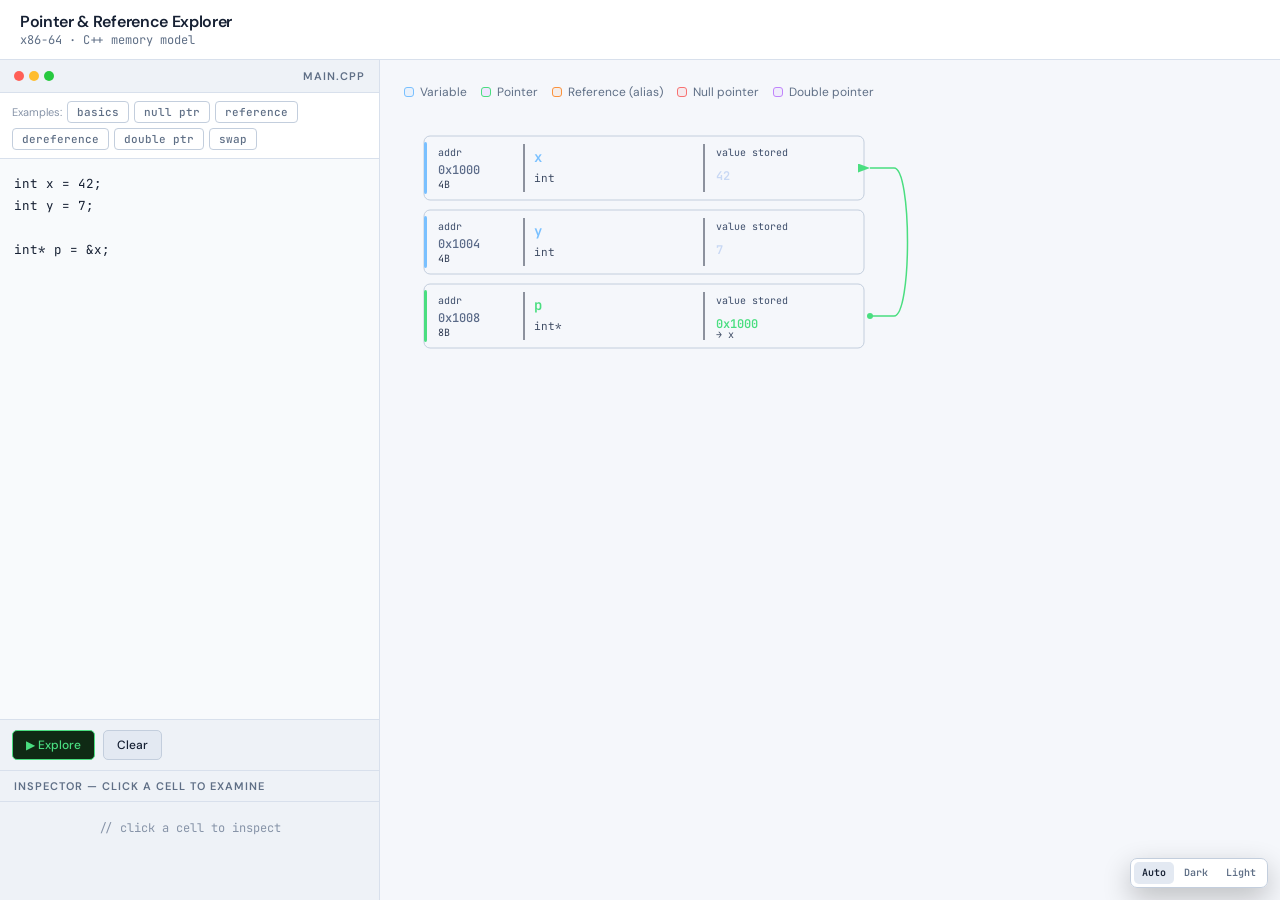
<file: demos/cpp-pointer-explorer.html>
<!DOCTYPE html>
<html lang="en">
<head>
<meta charset="UTF-8">
<meta name="viewport" content="width=device-width, initial-scale=1.0">
<title>C++ Pointer & Reference Explorer</title>
<script src="../assets/theme.js"></script>
<link href="https://fonts.googleapis.com/css2?family=JetBrains+Mono:wght@400;500;600&family=DM+Sans:wght@400;500;600&display=swap" rel="stylesheet">
<style>
:root {
  --bg:#0c0f14; --s1:#131720; --s2:#1a2030; --s3:#212840;
  --border:#252d40; --border2:#303d55;
  --text:#d8e4f8; --muted:#7080a0; --dim:#2e3a52;
  --var:#79c0ff;   --var-bg:rgba(121,192,255,.09); --var-bd:rgba(121,192,255,.25);
  --ptr:#4ade80;   --ptr-bg:rgba(74,222,128,.09);  --ptr-bd:rgba(74,222,128,.25);
  --ref:#fb923c;   --ref-bg:rgba(251,146,60,.09);  --ref-bd:rgba(251,146,60,.25);
  --null:#f87171;  --null-bg:rgba(248,113,113,.09);--null-bd:rgba(248,113,113,.25);
  --dbl:#c084fc;   --dbl-bg:rgba(192,132,252,.09); --dbl-bd:rgba(192,132,252,.25);
  --r:8px; --code:'JetBrains Mono',monospace; --ui:'DM Sans',sans-serif;
}
*,*::before,*::after{box-sizing:border-box;margin:0;padding:0}
body{background:var(--bg);color:var(--text);font-family:var(--ui);font-size:14px;height:100vh;display:flex;flex-direction:column;overflow:hidden}
header{padding:11px 20px;border-bottom:1px solid var(--border);display:flex;align-items:center;gap:14px;flex-shrink:0;background:var(--s1)}
header h1{font-size:16px;font-weight:600;letter-spacing:-.02em}
header p{font-size:12px;color:var(--muted);font-family:var(--code)}
.layout{flex:1;display:grid;grid-template-columns:380px 1fr;min-height:0}

/* ── LEFT PANEL ── */
.left{display:flex;flex-direction:column;border-right:1px solid var(--border);background:var(--s1)}
.phead{padding:9px 14px;background:var(--s2);border-bottom:1px solid var(--border);font-size:11px;font-weight:600;text-transform:uppercase;letter-spacing:.09em;color:var(--muted);display:flex;justify-content:space-between;align-items:center}
.dots{display:flex;gap:5px}
.dot{width:10px;height:10px;border-radius:50%}
.presets{padding:8px 12px;border-bottom:1px solid var(--border);display:flex;gap:5px;flex-wrap:wrap;align-items:center}
.pl{font-size:11px;color:var(--dim)}
.preset{font-size:11px;padding:3px 9px;border-radius:4px;border:1px solid var(--border2);background:transparent;color:var(--muted);cursor:pointer;font-family:var(--code)}
.preset:hover{color:var(--text);border-color:var(--text)}
textarea{flex:1;width:100%;background:#080b10;color:var(--text);font-family:var(--code);font-size:12.5px;line-height:1.75;padding:14px;border:none;outline:none;resize:none;tab-size:2}
.toolbar{padding:10px 12px;background:var(--s2);border-top:1px solid var(--border);display:flex;gap:8px}
button{font-family:var(--ui);font-size:12px;font-weight:500;padding:6px 13px;border-radius:5px;cursor:pointer;border:1px solid var(--border2);background:var(--s3);color:var(--text);transition:all .12s}
button:hover{background:var(--border2)}
.btn-run{background:#0f2a14;border-color:var(--ptr);color:var(--ptr)}
.btn-run:hover{background:#163820}

/* Inspector */
.inspector{flex-shrink:0;border-top:1px solid var(--border);background:var(--s2);min-height:130px;max-height:200px;overflow-y:auto}
.insp-head{padding:8px 14px;font-size:11px;font-weight:600;text-transform:uppercase;letter-spacing:.09em;color:var(--muted);border-bottom:1px solid var(--border)}
.insp-empty{padding:18px 14px;font-size:12px;color:var(--dim);font-family:var(--code);text-align:center}
.insp-content{padding:12px 14px;display:flex;flex-direction:column;gap:8px}
.insp-row{display:flex;align-items:flex-start;gap:10px}
.insp-label{font-size:11px;font-weight:600;font-family:var(--code);padding:2px 7px;border-radius:4px;flex-shrink:0;margin-top:1px}
.insp-val{font-size:13px;font-family:var(--code);line-height:1.5}
.insp-sub{font-size:11px;color:var(--muted);margin-top:1px}
.err{padding:6px 14px;font-size:11px;color:var(--null);font-family:var(--code);background:rgba(248,113,113,.07);border-top:1px solid rgba(248,113,113,.2);display:none}
.err.on{display:block}

/* ── RIGHT PANEL ── */
.right{overflow:auto;background:var(--bg);padding:24px;position:relative}

/* Legend */
.legend{display:flex;gap:14px;flex-wrap:wrap;margin-bottom:20px}
.leg{display:flex;align-items:center;gap:6px;font-size:12px;color:var(--muted)}
.leg-dot{width:10px;height:10px;border-radius:3px;flex-shrink:0}

/* Memory visualization container */
#mem-wrap{position:relative;display:inline-block;min-width:500px}
#mem-svg{display:block}

.empty-state{color:var(--dim);font-family:var(--code);font-size:13px;text-align:center;padding:60px 20px;line-height:2}
</style>
<link rel="stylesheet" href="../assets/theme.css">
</head>
<body>

<header>
  <div>
    <h1>Pointer &amp; Reference Explorer</h1>
    <p>x86-64 · C++ memory model</p>
  </div>
</header>

<div class="layout">
  <div class="left">
    <div class="phead">
      <div class="dots"><span class="dot" style="background:#ff5f56"></span><span class="dot" style="background:#ffbd2e"></span><span class="dot" style="background:#27c93f"></span></div>
      <span>main.cpp</span>
    </div>
    <div class="presets">
      <span class="pl">Examples:</span>
      <button class="preset" onclick="loadP('basics')">basics</button>
      <button class="preset" onclick="loadP('null')">null ptr</button>
      <button class="preset" onclick="loadP('ref')">reference</button>
      <button class="preset" onclick="loadP('deref')">dereference</button>
      <button class="preset" onclick="loadP('double')">double ptr</button>
      <button class="preset" onclick="loadP('swap')">swap</button>
    </div>
    <textarea id="code" spellcheck="false">int x = 42;
int y = 7;

int* p = &x;</textarea>
    <div class="toolbar">
      <button class="btn-run" onclick="run()">&#9654; Explore</button>
      <button onclick="clearAll()">Clear</button>
    </div>
    <div id="err" class="err"></div>
    <div class="inspector">
      <div class="insp-head">Inspector — click a cell to examine</div>
      <div id="inspector-body"><div class="insp-empty">// select a variable</div></div>
    </div>
  </div>

  <div class="right" id="right-panel">
    <div class="legend">
      <div class="leg"><span class="leg-dot" style="background:var(--var-bg);border:1px solid var(--var)"></span>Variable</div>
      <div class="leg"><span class="leg-dot" style="background:var(--ptr-bg);border:1px solid var(--ptr)"></span>Pointer</div>
      <div class="leg"><span class="leg-dot" style="background:var(--ref-bg);border:1px solid var(--ref)"></span>Reference (alias)</div>
      <div class="leg"><span class="leg-dot" style="background:var(--null-bg);border:1px solid var(--null)"></span>Null pointer</div>
      <div class="leg"><span class="leg-dot" style="background:var(--dbl-bg);border:1px solid var(--dbl)"></span>Double pointer</div>
    </div>
    <div id="mem-wrap">
      <div class="empty-state" id="empty-msg">// declare some variables and pointers<br>// then hit Explore</div>
      <svg id="mem-svg" style="display:none"></svg>
    </div>
  </div>
</div>

<script>
'use strict';

// ─── PRESETS ────────────────────────────────────────────────────
const PRESETS = {
  basics:  `int x = 42;\nint y = 7;\n\nint* p = &x;`,
  null:    `int x = 100;\n\nint* p = &x;\nint* q = nullptr;`,
  ref:     `int score = 95;\n\nint* p = &score;\nint& r = score;`,
  deref:   `int val = 10;\n\nint* ptr = &val;\n*ptr = 99;`,
  double:  `int num = 5;\n\nint* p = &num;\nint** pp = &p;`,
  swap:    `int a = 3;\nint b = 7;\n\nint* pa = &a;\nint* pb = &b;\n\nint temp = *pa;\n*pa = *pb;\n*pb = temp;`
};

function loadP(k){ document.getElementById('code').value=PRESETS[k]; run(); }

// ─── TYPE METADATA ───────────────────────────────────────────────
const TYPE_SIZES = {
  int:4, float:4, double:8, char:1, bool:1, long:8, short:2,
  'unsigned int':4, 'unsigned long':8, string:24
};

function baseSize(type) {
  if (!type) return 4;
  const clean = type.replace(/[*&\s]/g,'');
  return TYPE_SIZES[clean] || 4;
}

function ptrDepth(type) {
  return (type.match(/\*/g)||[]).length;
}

function isRef(type) { return type.includes('&'); }
function isPtr(type) { return type.includes('*') && !type.includes('&'); }

// ─── PARSER ─────────────────────────────────────────────────────
function parseCode(src) {
  const vars = {};      // name -> variable object
  const order = [];     // declaration order
  let addr = 0x1000;

  function nextAddr(size, align) {
    const a = Math.min(align, 8);
    addr = Math.ceil(addr / a) * a;
    const a2 = addr;
    addr += size;
    return a2;
  }

  function parseVal(s, type) {
    if (!s) return undefined;
    s = s.trim();
    if (s === 'true') return 1;
    if (s === 'false') return 0;
    if (s === 'nullptr' || s === 'NULL' || s === '0x0') return null;
    if (s.startsWith("'") && s.endsWith("'")) return s.charCodeAt(1);
    if (s.startsWith('"')) return s;
    const n = parseFloat(s);
    return isNaN(n) ? s : n;
  }

  const lines = src.split('\n');

  for (const raw of lines) {
    const line = raw.trim();
    if (!line || line.startsWith('//')) continue;

    // Double pointer: type** name = &ptr
    const dblPtr = /^(\w+(?:\s+\w+)?)\s*\*\s*\*\s*(\w+)\s*(?:=\s*(.+?))?\s*;$/.exec(line);
    if (dblPtr) {
      const [, baseType, name, val] = dblPtr;
      const type = baseType.trim() + '**';
      const size = 8;
      const a = nextAddr(size, 8);
      let pointsTo = null, storedAddr = null;
      if (val) {
        const v = val.trim();
        if (v.startsWith('&')) {
          const tgt = v.slice(1).trim();
          if (vars[tgt]) { pointsTo = tgt; storedAddr = vars[tgt].address; }
        }
      }
      const vobj = { name, type, baseType: baseType.trim(), kind:'dbl', address: a, size, pointsTo, storedAddr };
      vars[name] = vobj; order.push(vobj);
      continue;
    }

    // Pointer: type* name = &other | nullptr
    const ptr = /^(\w+(?:\s+\w+)?)\s*\*\s*(\w+)\s*(?:=\s*(.+?))?\s*;$/.exec(line);
    if (ptr) {
      const [, baseType, name, val] = ptr;
      const type = baseType.trim() + '*';
      const size = 8;
      const a = nextAddr(size, 8);
      let pointsTo = null, storedAddr = null, isNull = false;
      if (val) {
        const v = val.trim();
        if (v === 'nullptr' || v === 'NULL' || v === '0') {
          isNull = true; storedAddr = 0;
        } else if (v.startsWith('&')) {
          const tgt = v.slice(1).trim();
          if (vars[tgt]) { pointsTo = tgt; storedAddr = vars[tgt].address; }
        }
      }
      const vobj = { name, type, baseType: baseType.trim(), kind: isNull?'null':'ptr', address: a, size, pointsTo, storedAddr, isNull };
      vars[name] = vobj; order.push(vobj);
      continue;
    }

    // Reference: type& name = other
    const ref = /^(\w+(?:\s+\w+)?)\s*&\s*(\w+)\s*=\s*(\w+)\s*;$/.exec(line);
    if (ref) {
      const [, baseType, name, targetName] = ref;
      const target = vars[targetName];
      const vobj = {
        name, type: baseType.trim()+'&', baseType: baseType.trim(), kind:'ref',
        address: target ? target.address : addr,
        aliasOf: targetName, size: 0
      };
      vars[name] = vobj; order.push(vobj);
      continue;
    }

    // Dereference assignment: *name = value
    const derefA = /^\*(\w+)\s*=\s*(.+?)\s*;$/.exec(line);
    if (derefA) {
      const [, ptrName, newVal] = derefA;
      const p = vars[ptrName];
      if (p && p.pointsTo && vars[p.pointsTo]) {
        vars[p.pointsTo].value = parseVal(newVal);
      }
      continue;
    }

    // Variable: type name = value
    const varD = /^(\w+(?:\s+\w+)?)\s+(\w+)\s*(?:=\s*(.+?))?\s*;$/.exec(line);
    if (varD) {
      const [, type, name, val] = varD;
      const t = type.trim();
      const sz = baseSize(t);
      const a = nextAddr(sz, sz);
      const vobj = { name, type: t, baseType: t, kind:'var', address: a, size: sz, value: parseVal(val, t) };
      vars[name] = vobj; order.push(vobj);
      continue;
    }
  }

  return { vars, order };
}

// ─── SVG RENDERING ──────────────────────────────────────────────
const CELL_H = 64;
const CELL_W = 440;
const CELL_GAP = 10;
const MARGIN = { top: 16, left: 20, right: 120 };
const ARROW_EXIT = CELL_W + 16;
const ARROW_LOOP = CELL_W + 60;

let currentOrder = [];
let currentVars = {};
let selectedName = null;

function hex(n) {
  if (n === null || n === undefined) return 'nullptr';
  return '0x' + n.toString(16).toUpperCase().padStart(8, '0');
}

function shortHex(n) {
  if (n === null || n === undefined) return 'nullptr';
  return '0x' + n.toString(16).toUpperCase().padStart(4, '0');
}

function escX(s) {
  return String(s).replace(/&/g,'&amp;').replace(/</g,'&lt;').replace(/>/g,'&gt;').replace(/"/g,'&quot;');
}

function cellY(idx) {
  return MARGIN.top + idx * (CELL_H + CELL_GAP);
}

function getColor(kind) {
  const map = { var:'var', ptr:'ptr', ref:'ref', null:'null', dbl:'dbl' };
  return map[kind] || 'var';
}

function formatValue(v) {
  if (v.kind === 'null') return 'nullptr';
  if (v.kind === 'ptr' || v.kind === 'dbl') {
    if (v.storedAddr !== null && v.storedAddr !== undefined) return shortHex(v.storedAddr);
    return '???';
  }
  if (v.kind === 'ref') return '(alias — no storage)';
  if (v.value === undefined || v.value === null) return '?';
  if (typeof v.value === 'string' && v.value.startsWith('"')) return escX(v.value);
  return String(v.value);
}

function buildSVG(vars, order) {
  // Assign row indices (refs share row with their target)
  const rowMap = {}; // name -> row index
  let rowIdx = 0;
  for (const v of order) {
    if (v.kind === 'ref') {
      const target = vars[v.aliasOf];
      rowMap[v.name] = target ? rowMap[v.aliasOf] : rowIdx++;
    } else {
      rowMap[v.name] = rowIdx++;
    }
  }
  const totalRows = rowIdx;

  const svgH = MARGIN.top + totalRows * (CELL_H + CELL_GAP) + MARGIN.top;
  const svgW = CELL_W + MARGIN.left + MARGIN.right;

  // Group vars by row
  const rows = {}; // rowIdx -> [vars]
  for (const v of order) {
    const r = rowMap[v.name];
    if (!rows[r]) rows[r] = [];
    rows[r].push(v);
  }

  let svg = `<svg id="mem-svg" width="${svgW}" height="${svgH}" xmlns="http://www.w3.org/2000/svg">
<defs>
  <marker id="ah-ptr" markerWidth="8" markerHeight="6" refX="0" refY="3" orient="auto">
    <polygon points="8 0,0 3,8 6" fill="#4ade80"/>
  </marker>
  <marker id="ah-dbl" markerWidth="8" markerHeight="6" refX="0" refY="3" orient="auto">
    <polygon points="8 0,0 3,8 6" fill="#c084fc"/>
  </marker>
  <marker id="ah-null" markerWidth="8" markerHeight="6" refX="8" refY="3" orient="auto">
    <polygon points="0 0,8 3,0 6" fill="#f87171"/>
  </marker>
</defs>\n`;

  // Draw cells
  for (const [rIdx, rowVars] of Object.entries(rows)) {
    const ri = parseInt(rIdx);
    const y = cellY(ri);
    const cx = MARGIN.left;

    // The primary var (first non-ref, or ref if only ref)
    const primary = rowVars.find(v => v.kind !== 'ref') || rowVars[0];
    const aliases = rowVars.filter(v => v.kind === 'ref');
    const colorKey = getColor(primary.kind);
    const isSelected = selectedName && rowVars.some(v => v.name === selectedName);

    // Cell background
    const fillColor = isSelected ? `rgba(255,255,255,.06)` : 'transparent';
    svg += `<rect x="${cx}" y="${y}" width="${CELL_W}" height="${CELL_H}" rx="6" fill="${fillColor}" stroke="var(--border2)" stroke-width="${isSelected?2:1}" class="mem-cell" data-names="${rowVars.map(v=>v.name).join(',')}" style="cursor:pointer" onclick="selectCell(this)"/>\n`;

    // Left accent bar
    const accentColors = {var:'#79c0ff',ptr:'#4ade80',ref:'#fb923c',null:'#f87171',dbl:'#c084fc'};
    svg += `<rect x="${cx}" y="${y+6}" width="3" height="${CELL_H-12}" rx="2" fill="${accentColors[colorKey]||'#79c0ff'}"/>\n`;

    // Address column (left)
    svg += `<text x="${cx+14}" y="${y+20}" font-family="JetBrains Mono,monospace" font-size="10" fill="#3d4d6a" dominant-baseline="auto">addr</text>\n`;
    svg += `<text x="${cx+14}" y="${y+38}" font-family="JetBrains Mono,monospace" font-size="12" font-weight="500" fill="#5a6a88">${shortHex(primary.address)}</text>\n`;
    if (primary.size > 0) {
      svg += `<text x="${cx+14}" y="${y+52}" font-family="JetBrains Mono,monospace" font-size="10" fill="#2e3a52">${primary.size}B</text>\n`;
    }

    // Vertical separator
    svg += `<line x1="${cx+100}" y1="${y+8}" x2="${cx+100}" y2="${y+CELL_H-8}" stroke="#252d40" stroke-width="1"/>\n`;

    // Name + type column (middle-left)
    const nameColor = accentColors[colorKey] || '#79c0ff';
    // Build full name with aliases
    const allNames = [primary.name, ...aliases.map(a=>a.name)];
    let nameX = cx + 110;
    for (let i = 0; i < allNames.length; i++) {
      const nm = allNames[i];
      const isAlias = i > 0;
      svg += `<text x="${nameX}" y="${y+26}" font-family="JetBrains Mono,monospace" font-size="${isAlias?11:14}" font-weight="${isAlias?400:600}" fill="${isAlias?'#fb923c':nameColor}">${escX(nm)}</text>\n`;
      if (i < allNames.length - 1) {
        const approxW = allNames[i].length * (isAlias ? 7 : 9);
        nameX += approxW + 6;
        svg += `<text x="${nameX}" y="${y+26}" font-family="JetBrains Mono,monospace" font-size="11" fill="#2e3a52"> / </text>\n`;
        nameX += 18;
      }
    }
    // Type badge
    const typeStr = primary.type;
    svg += `<text x="${cx+110}" y="${y+46}" font-family="JetBrains Mono,monospace" font-size="11" fill="#404d65">${escX(typeStr)}</text>\n`;

    // Vertical separator
    svg += `<line x1="${cx+280}" y1="${y+8}" x2="${cx+280}" y2="${y+CELL_H-8}" stroke="#252d40" stroke-width="1"/>\n`;

    // Value column (right side of cell)
    svg += `<text x="${cx+292}" y="${y+20}" font-family="JetBrains Mono,monospace" font-size="10" fill="#3d4d6a">value stored</text>\n`;

    const valStr = formatValue(primary);
    const isNullVal = primary.kind === 'null';
    const isPtrVal = primary.kind === 'ptr' || primary.kind === 'dbl';
    const isRefVal = primary.kind === 'ref';
    const valColor = isNullVal ? '#f87171' : isPtrVal ? (primary.kind==='dbl'?'#c084fc':'#4ade80') : isRefVal ? '#fb923c' : '#c8d8f4';

    svg += `<text x="${cx+292}" y="${y+40}" font-family="JetBrains Mono,monospace" font-size="${valStr.length>14?10:12}" font-weight="600" fill="${valColor}" dominant-baseline="central">${escX(valStr)}</text>\n`;

    if (primary.kind === 'null') {
      svg += `<text x="${cx+292}" y="${y+54}" font-family="JetBrains Mono,monospace" font-size="10" fill="#f87171">⊘ null — points nowhere</text>\n`;
    } else if (isPtrVal && primary.pointsTo) {
      svg += `<text x="${cx+292}" y="${y+54}" font-family="JetBrains Mono,monospace" font-size="10" fill="#404d65">→ ${escX(primary.pointsTo)}</text>\n`;
    } else if (isRefVal) {
      svg += `<text x="${cx+292}" y="${y+54}" font-family="JetBrains Mono,monospace" font-size="10" fill="#fb923c">alias of ${escX(primary.aliasOf)}</text>\n`;
    }

  }

  // Draw arrows for pointers — all routing stays on the RIGHT side of cells
  const exitX = MARGIN.left + CELL_W + 6;
  let arrowIdx = 0;
  for (const v of order) {
    if ((v.kind === 'ptr' || v.kind === 'dbl') && !v.isNull && v.pointsTo) {
      const fromRow = rowMap[v.name];
      const toRow = rowMap[v.pointsTo];
      if (fromRow === undefined || toRow === undefined) continue;

      const fromY = cellY(fromRow) + CELL_H / 2;
      const toY   = cellY(toRow)   + CELL_H / 2;
      const color  = v.kind === 'dbl' ? '#c084fc' : '#4ade80';
      const marker = v.kind === 'dbl' ? 'url(#ah-dbl)' : 'url(#ah-ptr)';

      // Stagger each arrow further right so they don't overlap
      const loopX = exitX + 24 + arrowIdx * 22;
      arrowIdx++;

      // Path: exit right edge → go right to loopX → curve up/down → return to right edge of target
      // Arrow never crosses the cells
      svg += `<path d="M ${exitX} ${fromY} L ${loopX} ${fromY} C ${loopX+18} ${fromY}, ${loopX+18} ${toY}, ${loopX} ${toY} L ${exitX} ${toY}" fill="none" stroke="${color}" stroke-width="1.5" marker-end="${marker}"/>\n`;
      svg += `<circle cx="${exitX}" cy="${fromY}" r="3" fill="${color}"/>\n`;
    }

    // Null pointer: short stub + ✕ symbol, right side only
    if (v.kind === 'null') {
      const fromRow = rowMap[v.name];
      const fromY = cellY(fromRow) + CELL_H / 2;
      const xX = exitX + 30;
      svg += `<line x1="${exitX}" y1="${fromY}" x2="${xX}" y2="${fromY}" stroke="#f87171" stroke-width="1.5"/>\n`;
      svg += `<circle cx="${xX}" cy="${fromY}" r="8" fill="rgba(248,113,113,.15)" stroke="#f87171" stroke-width="1.5"/>\n`;
      svg += `<line x1="${xX-4}" y1="${fromY-4}" x2="${xX+4}" y2="${fromY+4}" stroke="#f87171" stroke-width="1.5"/>\n`;
      svg += `<line x1="${xX+4}" y1="${fromY-4}" x2="${xX-4}" y2="${fromY+4}" stroke="#f87171" stroke-width="1.5"/>\n`;
    }
  }

  svg += '</svg>';
  return svg;
}

// ─── INSPECTOR ──────────────────────────────────────────────────
function selectCell(el) {
  const names = el.getAttribute('data-names').split(',');
  selectedName = names[0];

  // Re-highlight
  document.querySelectorAll('.mem-cell').forEach(c => {
    const cn = c.getAttribute('data-names').split(',');
    c.setAttribute('stroke-width', cn.some(n=>names.includes(n)) ? '2' : '1');
    c.setAttribute('fill', cn.some(n=>names.includes(n)) ? 'rgba(255,255,255,.06)' : 'transparent');
  });

  const primary = currentVars[names[0]];
  if (!primary) return;

  let html = '<div class="insp-content">';

  const colorKey = getColor(primary.kind);
  const accentColors = {var:'#79c0ff',ptr:'#4ade80',ref:'#fb923c',null:'#f87171',dbl:'#c084fc'};
  const accent = accentColors[colorKey];

  if (primary.kind === 'var') {
    html += row(accent, `${primary.name}`, `lives at <b>${shortHex(primary.address)}</b> &nbsp;|&nbsp; size: ${primary.size} bytes`, `value stored: ${primary.value}`);
  }
  else if (primary.kind === 'ptr') {
    const tgt = currentVars[primary.pointsTo];
    html += row(accent, `${primary.name}`, `pointer — lives at <b>${shortHex(primary.address)}</b>`, `stores the address of <b>${primary.pointsTo}</b>`);
    html += row('#5a6a88', `&amp;${primary.name}`, `address of the pointer itself`, shortHex(primary.address));
    html += row('#4ade80', `${primary.name}`, `the address it holds`, shortHex(primary.storedAddr));
    if (tgt) html += row('#79c0ff', `*${primary.name}`, `dereference: value at that address`, String(tgt.value ?? '?'));
  }
  else if (primary.kind === 'dbl') {
    const tgt = currentVars[primary.pointsTo];
    const tgtTgt = tgt ? currentVars[tgt.pointsTo] : null;
    html += row(accent, `${primary.name}`, `double pointer — lives at <b>${shortHex(primary.address)}</b>`, `stores address of pointer <b>${primary.pointsTo}</b>`);
    html += row('#c084fc', `*${primary.name}`, `dereference once → pointer value`, tgt ? shortHex(tgt.address) : '?');
    if (tgtTgt) html += row('#79c0ff', `**${primary.name}`, `dereference twice → final value`, String(tgtTgt.value ?? '?'));
  }
  else if (primary.kind === 'ref') {
    const tgt = currentVars[primary.aliasOf];
    html += row(accent, `${primary.name}`, `reference (alias) — <b>no new memory</b>`, `same address as <b>${primary.aliasOf}</b>: ${shortHex(primary.address)}`);
    html += row('#79c0ff', `${primary.name}`, `reading it gives`, String(tgt?.value ?? '?'));
    html += `<div style="font-size:11px;color:var(--dim);font-family:var(--code);padding:4px 0 0">Note: a reference is not a pointer — it has no address of its own</div>`;
  }
  else if (primary.kind === 'null') {
    html += row(accent, `${primary.name}`, `null pointer — lives at <b>${shortHex(primary.address)}</b>`, `holds 0x00000000`);
    html += `<div style="font-size:11px;color:#f87171;font-family:var(--code);padding:4px 0 0">⚠ Dereferencing a null pointer crashes the program!</div>`;
  }

  html += '</div>';
  document.getElementById('inspector-body').innerHTML = html;
}

function row(color, label, desc, val) {
  return `<div class="insp-row">
    <span class="insp-label" style="background:rgba(0,0,0,.3);color:${color};border:1px solid ${color}40">${label}</span>
    <div><div class="insp-val">${val}</div><div class="insp-sub">${desc}</div></div>
  </div>`;
}

// ─── MAIN ────────────────────────────────────────────────────────
function run() {
  const src = document.getElementById('code').value.trim();
  const errEl = document.getElementById('err');
  errEl.classList.remove('on');

  let result;
  try { result = parseCode(src); }
  catch(e) { errEl.textContent = 'Parse error: ' + e.message; errEl.classList.add('on'); return; }

  const { vars, order } = result;
  currentVars = vars;
  currentOrder = order;
  selectedName = null;

  document.getElementById('inspector-body').innerHTML = '<div class="insp-empty">// click a cell to inspect</div>';

  if (!order.length) {
    document.getElementById('mem-wrap').innerHTML = '<div class="empty-state">// no variables found — try declaring some</div>';
    return;
  }

  document.getElementById('mem-wrap').innerHTML = buildSVG(vars, order);
}

function clearAll() {
  document.getElementById('code').value = '';
  document.getElementById('mem-wrap').innerHTML = '<div class="empty-state">// declare some variables and pointers<br>// then hit Explore</div>';
  document.getElementById('inspector-body').innerHTML = '<div class="insp-empty">// select a variable</div>';
  document.getElementById('err').classList.remove('on');
  currentVars = {}; currentOrder = []; selectedName = null;
}

window.addEventListener('load', run);
</script>
</body>
</html>
</file>
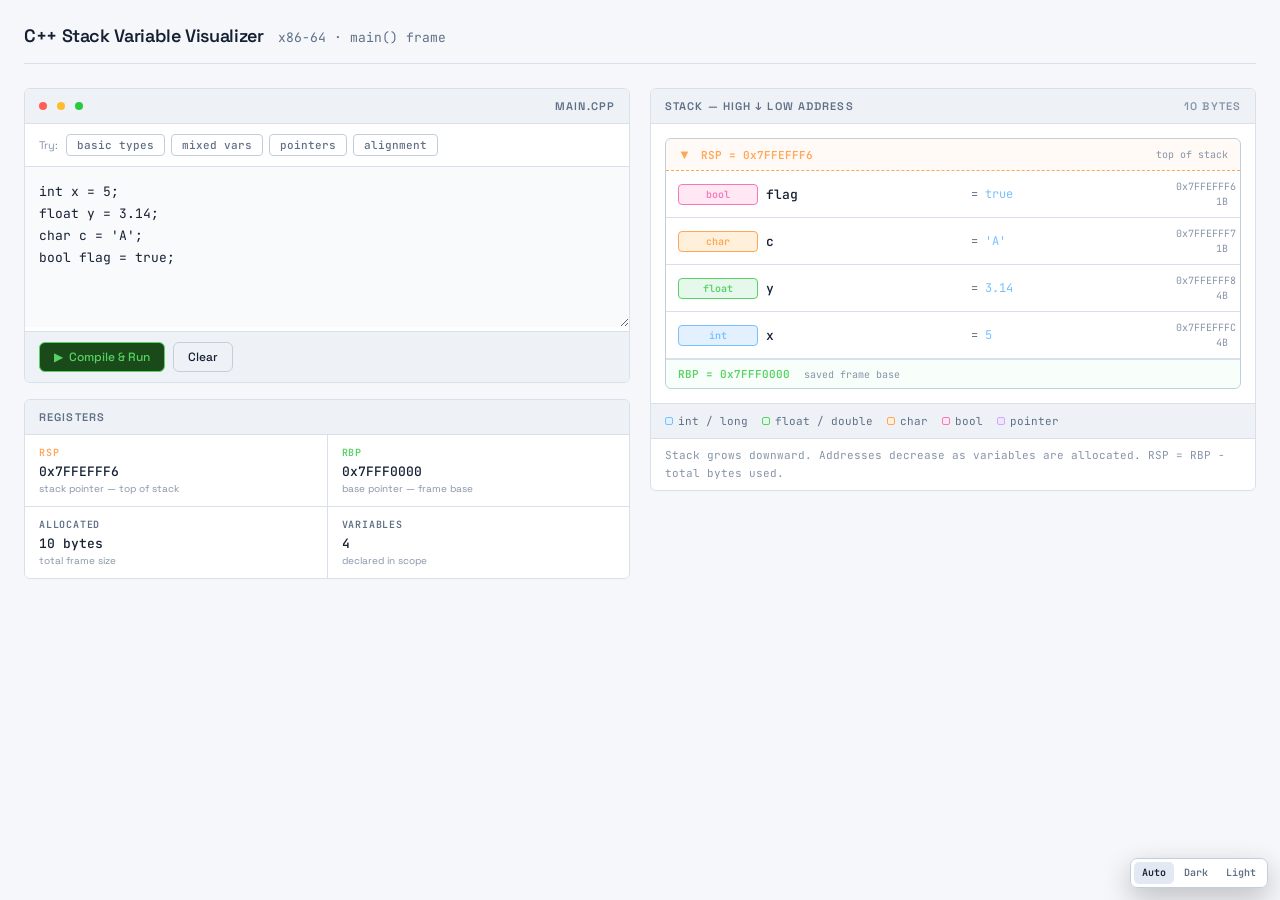
<file: demos/cpp-stack-visualizer.html>
<!DOCTYPE html>
<html lang="en">
<head>
<meta charset="UTF-8">
<meta name="viewport" content="width=device-width, initial-scale=1.0">
<title>C++ Stack Variable Visualizer</title>
<script src="../assets/theme.js"></script>
<link rel="preconnect" href="https://fonts.googleapis.com">
<link href="https://fonts.googleapis.com/css2?family=JetBrains+Mono:wght@400;500;600&family=Space+Grotesk:wght@400;500;600&display=swap" rel="stylesheet">
<style>
  :root {
    --bg:        #0d1117;
    --surface:   #161b22;
    --surface2:  #21262d;
    --border:    #30363d;
    --border2:   #484f58;
    --text:      #e6edf3;
    --muted:     #8b949e;
    --dim:       #484f58;

    --int:    #79c0ff;  --int-bg:    #0d2035;
    --float:  #56d364;  --float-bg:  #0d2a18;
    --char:   #ffa657;  --char-bg:   #2d1f0a;
    --bool:   #f778ba;  --bool-bg:   #2d0f1f;
    --ptr:    #d2a8ff;  --ptr-bg:    #1d1135;
    --long:   #79c0ff;  --long-bg:   #0d2035;

    --rsp-color: #ffa657;
    --rbp-color: #56d364;

    --radius: 6px;
    --font-code: 'JetBrains Mono', monospace;
    --font-ui: 'Space Grotesk', sans-serif;
  }

  *, *::before, *::after { box-sizing: border-box; margin: 0; padding: 0; }

  body {
    background: var(--bg);
    color: var(--text);
    font-family: var(--font-ui);
    font-size: 14px;
    min-height: 100vh;
    padding: 24px;
  }

  header {
    display: flex;
    align-items: baseline;
    gap: 14px;
    margin-bottom: 24px;
    border-bottom: 1px solid var(--border);
    padding-bottom: 16px;
  }
  header h1 {
    font-size: 18px;
    font-weight: 600;
    font-family: var(--font-ui);
    color: var(--text);
    letter-spacing: -.02em;
  }
  header .subtitle {
    font-size: 13px;
    color: var(--muted);
    font-family: var(--font-code);
  }

  .layout {
    display: grid;
    grid-template-columns: 1fr 1fr;
    gap: 20px;
    align-items: start;
  }

  .card {
    background: var(--surface);
    border: 1px solid var(--border);
    border-radius: var(--radius);
    overflow: hidden;
  }

  .card-header {
    padding: 10px 14px;
    border-bottom: 1px solid var(--border);
    font-size: 11px;
    font-weight: 600;
    text-transform: uppercase;
    letter-spacing: .1em;
    color: var(--muted);
    display: flex;
    justify-content: space-between;
    align-items: center;
    background: var(--surface2);
  }

  .dot { width: 8px; height: 8px; border-radius: 50%; display: inline-block; margin-right: 4px; }
  .dot-red   { background: #ff5f56; }
  .dot-yellow{ background: #ffbd2e; }
  .dot-green { background: #27c93f; }
  .traffic-lights { display: flex; gap: 6px; }

  textarea {
    width: 100%;
    background: var(--bg);
    color: var(--text);
    font-family: var(--font-code);
    font-size: 13px;
    line-height: 1.7;
    padding: 14px;
    border: none;
    outline: none;
    resize: vertical;
    min-height: 160px;
    tab-size: 2;
  }

  .toolbar {
    padding: 10px 14px;
    border-top: 1px solid var(--border);
    display: flex;
    gap: 8px;
    align-items: center;
    background: var(--surface2);
    flex-wrap: wrap;
  }

  button {
    font-family: var(--font-ui);
    font-size: 12px;
    font-weight: 500;
    padding: 6px 14px;
    border-radius: var(--radius);
    cursor: pointer;
    border: 1px solid var(--border2);
    background: var(--surface2);
    color: var(--text);
    transition: background .12s, border-color .12s;
  }
  button:hover { background: var(--border); border-color: var(--border2); }

  .btn-run {
    background: #1a4a1a;
    border-color: #56d364;
    color: #56d364;
  }
  .btn-run:hover { background: #1e5a1e; }

  .presets {
    display: flex;
    gap: 6px;
    padding: 10px 14px;
    border-bottom: 1px solid var(--border);
    flex-wrap: wrap;
    background: var(--surface);
  }
  .preset-label { font-size: 11px; color: var(--dim); align-self: center; margin-right: 2px; }
  .preset {
    font-size: 11px;
    padding: 3px 10px;
    border-radius: 4px;
    border: 1px solid var(--border2);
    background: transparent;
    color: var(--muted);
    cursor: pointer;
    font-family: var(--font-code);
  }
  .preset:hover { color: var(--text); border-color: var(--text); background: var(--surface2); }

  .err-bar {
    padding: 6px 14px;
    font-family: var(--font-code);
    font-size: 12px;
    color: #f85149;
    min-height: 0;
    display: none;
    background: #2d0b0b;
    border-top: 1px solid #5a1a1a;
  }
  .err-bar.show { display: block; }

  /* Stack display */
  .stack-outer { padding: 14px; }

  .stack-visual {
    position: relative;
    border: 1px solid var(--border2);
    border-radius: var(--radius);
    overflow: hidden;
  }

  .stack-rsp-marker {
    display: flex;
    align-items: center;
    gap: 10px;
    padding: 7px 12px;
    border-bottom: 1px dashed var(--rsp-color);
    background: rgba(255,166,87,.06);
  }
  .stack-rsp-marker .arrow { color: var(--rsp-color); font-size: 13px; }
  .stack-rsp-marker .label {
    font-family: var(--font-code);
    font-size: 11px;
    color: var(--rsp-color);
    font-weight: 600;
  }

  .stack-row {
    display: grid;
    grid-template-columns: 80px 1fr 1fr 52px;
    align-items: center;
    padding: 8px 12px;
    border-bottom: 1px solid var(--border);
    gap: 8px;
    animation: fadeSlide .2s ease;
  }
  .stack-row:last-child { border-bottom: none; }
  @keyframes fadeSlide {
    from { opacity: 0; transform: translateY(-5px); }
    to   { opacity: 1; transform: translateY(0); }
  }

  .type-badge {
    font-family: var(--font-code);
    font-size: 10px;
    font-weight: 600;
    padding: 3px 7px;
    border-radius: 4px;
    text-align: center;
    letter-spacing: .02em;
    white-space: nowrap;
  }

  .var-name {
    font-family: var(--font-code);
    font-size: 13px;
    font-weight: 500;
    color: var(--text);
  }
  .var-val {
    font-family: var(--font-code);
    font-size: 12px;
    color: var(--muted);
  }
  .var-val span { color: #79c0ff; }

  .var-meta {
    text-align: right;
    font-family: var(--font-code);
    font-size: 10px;
    color: var(--dim);
    line-height: 1.5;
  }

  .rbp-row {
    display: flex;
    align-items: center;
    gap: 10px;
    padding: 7px 12px;
    background: rgba(86,211,100,.04);
    border-top: 1px solid var(--border);
  }
  .rbp-row .label {
    font-family: var(--font-code);
    font-size: 11px;
    color: var(--rbp-color);
    font-weight: 600;
  }
  .rbp-row .sublabel { font-family: var(--font-code); font-size: 10px; color: var(--dim); margin-left: 4px; }

  .empty {
    padding: 32px;
    text-align: center;
    color: var(--dim);
    font-family: var(--font-code);
    font-size: 12px;
    line-height: 2;
  }

  /* Registers */
  .reg-grid {
    display: grid;
    grid-template-columns: 1fr 1fr;
    gap: 1px;
    background: var(--border);
  }
  .reg-cell {
    background: var(--surface);
    padding: 11px 14px;
  }
  .reg-cell .reg-name {
    font-family: var(--font-code);
    font-size: 10px;
    font-weight: 600;
    color: var(--muted);
    text-transform: uppercase;
    letter-spacing: .08em;
    margin-bottom: 4px;
  }
  .reg-cell .reg-val {
    font-family: var(--font-code);
    font-size: 13px;
    font-weight: 500;
    color: var(--text);
  }
  .reg-cell .reg-desc {
    font-size: 10px;
    color: var(--dim);
    margin-top: 2px;
  }

  /* Legend */
  .legend {
    display: flex;
    gap: 14px;
    flex-wrap: wrap;
    padding: 10px 14px;
    border-top: 1px solid var(--border);
    background: var(--surface2);
  }
  .legend-item {
    display: flex;
    align-items: center;
    gap: 5px;
    font-size: 11px;
    color: var(--muted);
    font-family: var(--font-code);
  }
  .legend-dot { width: 8px; height: 8px; border-radius: 2px; flex-shrink: 0; }

  .hint {
    font-size: 11px;
    color: var(--dim);
    padding: 8px 14px;
    font-family: var(--font-code);
    border-top: 1px solid var(--border);
    line-height: 1.6;
  }
</style>
<link rel="stylesheet" href="../assets/theme.css">
</head>
<body>

<header>
  <h1>C++ Stack Variable Visualizer</h1>
  <span class="subtitle">x86-64 · main() frame</span>
</header>

<div class="layout">

  <!-- LEFT: Editor -->
  <div style="display:flex;flex-direction:column;gap:16px;">
    <div class="card">
      <div class="card-header">
        <div class="traffic-lights">
          <span class="dot dot-red"></span>
          <span class="dot dot-yellow"></span>
          <span class="dot dot-green"></span>
        </div>
        <span>main.cpp</span>
      </div>
      <div class="presets">
        <span class="preset-label">Try:</span>
        <button class="preset" onclick="load('basics')">basic types</button>
        <button class="preset" onclick="load('mixed')">mixed vars</button>
        <button class="preset" onclick="load('pointers')">pointers</button>
        <button class="preset" onclick="load('padding')">alignment</button>
      </div>
      <textarea id="code" spellcheck="false">int x = 5;
float y = 3.14;
char c = 'A';
bool flag = true;</textarea>
      <div class="toolbar">
        <button class="btn-run" onclick="run()">&#9654;&nbsp; Compile &amp; Run</button>
        <button onclick="clearAll()">Clear</button>
      </div>
      <div id="err" class="err-bar"></div>
    </div>

    <!-- Registers -->
    <div class="card">
      <div class="card-header"><span>Registers</span></div>
      <div class="reg-grid">
        <div class="reg-cell">
          <div class="reg-name" style="color: var(--rsp-color)">RSP</div>
          <div class="reg-val" id="r-rsp">0x7FFF0000</div>
          <div class="reg-desc">stack pointer — top of stack</div>
        </div>
        <div class="reg-cell">
          <div class="reg-name" style="color: var(--rbp-color)">RBP</div>
          <div class="reg-val" id="r-rbp">0x7FFF0000</div>
          <div class="reg-desc">base pointer — frame base</div>
        </div>
        <div class="reg-cell">
          <div class="reg-name">Allocated</div>
          <div class="reg-val" id="r-alloc">0 bytes</div>
          <div class="reg-desc">total frame size</div>
        </div>
        <div class="reg-cell">
          <div class="reg-name">Variables</div>
          <div class="reg-val" id="r-count">0</div>
          <div class="reg-desc">declared in scope</div>
        </div>
      </div>
    </div>
  </div>

  <!-- RIGHT: Stack -->
  <div class="card">
    <div class="card-header">
      <span>Stack — high ↓ low address</span>
      <span id="frame-size" style="font-size:11px;color:var(--dim)"></span>
    </div>
    <div class="stack-outer">
      <div id="stack" class="stack-visual">
        <div class="empty">// declare some variables<br>// then hit Compile &amp; Run</div>
      </div>
    </div>
    <div class="legend">
      <div class="legend-item"><span class="legend-dot" style="background:var(--int-bg);border:1px solid var(--int)"></span>int / long</div>
      <div class="legend-item"><span class="legend-dot" style="background:var(--float-bg);border:1px solid var(--float)"></span>float / double</div>
      <div class="legend-item"><span class="legend-dot" style="background:var(--char-bg);border:1px solid var(--char)"></span>char</div>
      <div class="legend-item"><span class="legend-dot" style="background:var(--bool-bg);border:1px solid var(--bool)"></span>bool</div>
      <div class="legend-item"><span class="legend-dot" style="background:var(--ptr-bg);border:1px solid var(--ptr)"></span>pointer</div>
    </div>
    <div class="hint">Stack grows downward. Addresses decrease as variables are allocated. RSP = RBP − total bytes used.</div>
  </div>

</div>

<script>
const BASE = 0x7FFF0000;

const TYPES = {
  'int':           { size: 4,  color: 'int'   },
  'unsigned int':  { size: 4,  color: 'int'   },
  'short':         { size: 2,  color: 'int'   },
  'long':          { size: 8,  color: 'long'  },
  'long long':     { size: 8,  color: 'long'  },
  'unsigned long': { size: 8,  color: 'long'  },
  'float':         { size: 4,  color: 'float' },
  'double':        { size: 8,  color: 'float' },
  'char':          { size: 1,  color: 'char'  },
  'bool':          { size: 1,  color: 'bool'  },
};

const PRESETS = {
  basics:   `int x = 5;\nfloat y = 3.14;\nchar c = 'A';\nbool flag = true;`,
  mixed:    `int counter = 0;\ndouble pi = 3.14159;\nchar grade = 'B';\nint score = 95;\nbool passed = true;`,
  pointers: `int value = 42;\nint* ptr = &value;\ndouble ratio = 0.75;\nchar letter = 'Z';`,
  padding:  `char a = 'x';\nint b = 10;\nchar c = 'y';\ndouble d = 2.718;\nbool e = false;`,
};

function load(k) { document.getElementById('code').value = PRESETS[k]; run(); }

function hex(n) { return '0x' + n.toString(16).toUpperCase().padStart(8, '0'); }

const DECL = /^(unsigned long|unsigned int|long long|long|double|float|short|bool|char|int)\s*(\*)?\s*([a-zA-Z_]\w*)\s*(?:=\s*(.+?))?\s*;$/;

function parse(src) {
  const vars = [], errs = [];
  for (const raw of src.split('\n')) {
    const line = raw.trim();
    if (!line || line.startsWith('//')) continue;
    const m = DECL.exec(line);
    if (m) {
      const baseType = m[1], isPtr = !!m[2], name = m[3], val = (m[4] || '').trim();
      const info = isPtr ? { size: 8, color: 'ptr' } : (TYPES[baseType] || { size: 4, color: 'int' });
      vars.push({ type: isPtr ? baseType + '*' : baseType, name, val: val || '?', size: info.size, color: info.color });
    } else {
      errs.push(line);
    }
  }
  return { vars, errs };
}

function run() {
  const { vars, errs } = parse(document.getElementById('code').value);
  const errEl = document.getElementById('err');

  if (errs.length) {
    errEl.textContent = 'Parse error: ' + errs.join(' | ');
    errEl.classList.add('show');
  } else {
    errEl.classList.remove('show');
  }

  if (!vars.length) {
    document.getElementById('stack').innerHTML = '<div class="empty">// no variables declared yet</div>';
    updateRegs(0, 0);
    document.getElementById('frame-size').textContent = '';
    return;
  }

  let offset = 0;
  const rows = vars.map(v => { const addr = BASE - offset - v.size; offset += v.size; return { ...v, addr }; });
  const total = offset;
  const rsp = BASE - total;

  let html = '';

  html += `<div class="stack-rsp-marker">
    <span class="arrow">&#9660;</span>
    <span class="label">RSP = ${hex(rsp)}</span>
    <span style="font-size:10px;color:var(--dim);margin-left:auto;font-family:var(--font-code)">top of stack</span>
  </div>`;

  for (let i = rows.length - 1; i >= 0; i--) {
    const v = rows[i];
    const c = v.color;
    const bg  = `var(--${c}-bg)`;
    const fg  = `var(--${c})`;
    html += `<div class="stack-row">
      <span class="type-badge" style="background:${bg};color:${fg};border:1px solid ${fg};">${v.type}</span>
      <span class="var-name">${v.name}</span>
      <span class="var-val">= <span>${v.val}</span></span>
      <div class="var-meta">${hex(v.addr)}<br>${v.size}B</div>
    </div>`;
  }

  html += `<div class="rbp-row">
    <span class="label">RBP = ${hex(BASE)}</span>
    <span class="sublabel">saved frame base</span>
  </div>`;

  document.getElementById('stack').innerHTML = html;
  document.getElementById('frame-size').textContent = total + ' bytes';
  updateRegs(rsp, total, vars.length);
}

function updateRegs(rsp, total, count) {
  document.getElementById('r-rsp').textContent   = hex(rsp || BASE);
  document.getElementById('r-rbp').textContent   = hex(BASE);
  document.getElementById('r-alloc').textContent = (total || 0) + ' bytes';
  document.getElementById('r-count').textContent = count || 0;
}

function clearAll() {
  document.getElementById('code').value = '';
  document.getElementById('stack').innerHTML = '<div class="empty">// declare some variables<br>// then hit Compile & Run</div>';
  document.getElementById('err').classList.remove('show');
  document.getElementById('frame-size').textContent = '';
  updateRegs(0, 0, 0);
}

run();
</script>
</body>
</html>
</file>
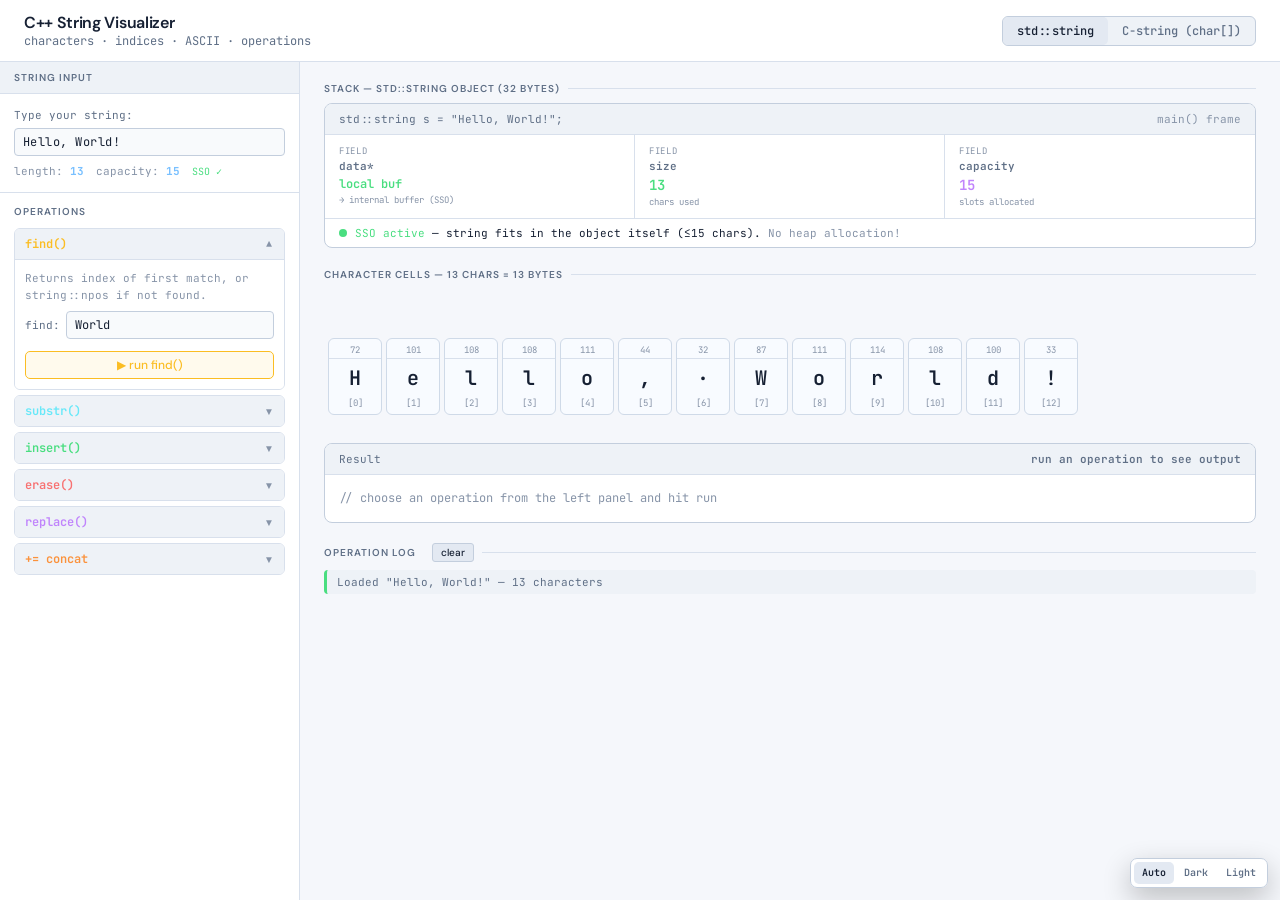
<file: demos/cpp-string-visualizer.html>
<!DOCTYPE html>
<html lang="en">
<head>
<meta charset="UTF-8">
<meta name="viewport" content="width=device-width, initial-scale=1.0">
<title>C++ String Visualizer</title>
<script src="../assets/theme.js"></script>
<link href="https://fonts.googleapis.com/css2?family=JetBrains+Mono:wght@400;500;600&family=DM+Sans:wght@300;400;500;600&display=swap" rel="stylesheet">
<style>
:root {
  --bg:#0c0f14; --s1:#131720; --s2:#1a2030; --s3:#212840;
  --border:#252d40; --border2:#303d55;
  --text:#d8e4f8; --muted:#7080a0; --dim:#2e3a52;
  --blue:#79c0ff; --green:#4ade80; --amber:#fbbd23;
  --red:#f87171; --purple:#c084fc; --cyan:#67e8f9; --orange:#fb923c;
  --cell-default-bg:#131c2e; --cell-default-bd:#1e2d47;
  --code:'JetBrains Mono',monospace; --ui:'DM Sans',sans-serif;
  --r:8px;
}
*,*::before,*::after{box-sizing:border-box;margin:0;padding:0}
body{background:var(--bg);color:var(--text);font-family:var(--ui);font-size:14px;min-height:100vh;display:flex;flex-direction:column}

header{padding:12px 24px;border-bottom:1px solid var(--border);background:var(--s1);display:flex;align-items:center;justify-content:space-between;flex-shrink:0;gap:16px;flex-wrap:wrap}
.header-left{display:flex;align-items:center;gap:14px}
header h1{font-size:16px;font-weight:600;letter-spacing:-.02em}
header p{font-size:12px;color:var(--muted);font-family:var(--code)}

/* Mode toggle */
.mode-toggle{display:flex;background:var(--s2);border:1px solid var(--border2);border-radius:6px;overflow:hidden}
.mode-btn{padding:6px 14px;font-size:12px;font-weight:500;font-family:var(--code);background:none;border:none;color:var(--muted);cursor:pointer;transition:all .15s}
.mode-btn.active{background:var(--s3);color:var(--text)}

.layout{flex:1;display:grid;grid-template-columns:300px 1fr;min-height:0}

/* ── LEFT CONTROLS ── */
.left{background:var(--s1);border-right:1px solid var(--border);display:flex;flex-direction:column;overflow-y:auto}
.phead{padding:9px 14px;background:var(--s2);border-bottom:1px solid var(--border);font-size:10px;font-weight:600;text-transform:uppercase;letter-spacing:.1em;color:var(--muted)}

.str-input-wrap{padding:14px}
.str-input-label{font-size:11px;color:var(--muted);font-family:var(--code);margin-bottom:6px}
.str-input{width:100%;font-family:var(--code);font-size:14px;background:#080b10;border:1px solid var(--border2);border-radius:6px;padding:9px 12px;color:var(--text);outline:none;letter-spacing:.04em}
.str-input:focus{border-color:var(--blue)}
.str-meta{display:flex;gap:12px;margin-top:8px;font-size:11px;font-family:var(--code)}
.str-meta span{color:var(--dim)}
.str-meta b{color:var(--blue)}

.ops-section{padding:12px 14px;border-top:1px solid var(--border);flex:1}
.ops-title{font-size:10px;font-weight:600;text-transform:uppercase;letter-spacing:.1em;color:var(--muted);margin-bottom:10px}
.op-list{display:flex;flex-direction:column;gap:5px}

.op-item{border-radius:6px;overflow:hidden;border:1px solid var(--border)}
.op-header{display:flex;align-items:center;justify-content:space-between;padding:7px 10px;background:var(--s2);cursor:pointer;user-select:none}
.op-header:hover{background:var(--s3)}
.op-name{font-size:12px;font-weight:600;font-family:var(--code)}
.op-chevron{font-size:10px;color:var(--dim);transition:transform .15s}
.op-item.open .op-chevron{transform:rotate(180deg)}
.op-body{display:none;padding:10px;background:var(--s1);border-top:1px solid var(--border)}
.op-item.open .op-body{display:block}

.field-row{display:flex;gap:6px;align-items:center;margin-bottom:6px}
.field-row:last-child{margin-bottom:0}
.field-label{font-size:11px;color:var(--muted);font-family:var(--code);min-width:32px;flex-shrink:0}
input[type=text],input[type=number]{font-family:var(--code);font-size:12px;background:#080b10;border:1px solid var(--border2);border-radius:4px;padding:5px 8px;color:var(--text);outline:none;width:100%}
input[type=text]:focus,input[type=number]:focus{border-color:var(--blue)}
input[type=number]{width:60px;flex-shrink:0}
.op-desc{font-size:11px;color:var(--dim);font-family:var(--code);margin-bottom:8px;line-height:1.5}

button{font-family:var(--ui);font-size:12px;font-weight:500;padding:5px 12px;border-radius:5px;cursor:pointer;border:1px solid var(--border2);background:var(--s3);color:var(--text);transition:all .12s}
button:hover{background:var(--border2)}
button:active{transform:scale(.97)}
.run-btn{width:100%;margin-top:6px;justify-content:center}

/* op accent colors */
.op-find   .op-name{color:var(--amber)}
.op-substr .op-name{color:var(--cyan)}
.op-insert .op-name{color:var(--green)}
.op-erase  .op-name{color:var(--red)}
.op-replace .op-name{color:var(--purple)}
.op-concat .op-name{color:var(--orange)}
.op-find   .run-btn{border-color:var(--amber);color:var(--amber);background:rgba(251,189,35,.08)}
.op-substr .run-btn{border-color:var(--cyan);color:var(--cyan);background:rgba(103,232,249,.08)}
.op-insert .run-btn{border-color:var(--green);color:var(--green);background:rgba(74,222,128,.08)}
.op-erase  .run-btn{border-color:var(--red);color:var(--red);background:rgba(248,113,113,.08)}
.op-replace .run-btn{border-color:var(--purple);color:var(--purple);background:rgba(192,132,252,.08)}
.op-concat .run-btn{border-color:var(--orange);color:var(--orange);background:rgba(251,146,60,.08)}

/* ── RIGHT VIZ ── */
.right{padding:20px 24px;overflow:auto;background:var(--bg);display:flex;flex-direction:column;gap:20px}

/* String object box */
.obj-wrap{}
.region-label{font-size:10px;font-weight:600;text-transform:uppercase;letter-spacing:.1em;color:var(--muted);margin-bottom:8px;display:flex;align-items:center;gap:8px}
.region-label::after{content:'';flex:1;height:1px;background:var(--border)}

.str-object{background:var(--s1);border:1px solid var(--border2);border-radius:var(--r);overflow:hidden}
.str-obj-header{padding:8px 14px;background:var(--s2);border-bottom:1px solid var(--border);display:flex;justify-content:space-between;align-items:center;font-size:11px;font-family:var(--code);color:var(--muted)}
.str-obj-fields{display:grid;grid-template-columns:repeat(3,1fr)}
.str-obj-field{padding:10px 14px;border-right:1px solid var(--border)}
.str-obj-field:last-child{border-right:none}
.sof-label{font-size:9px;color:var(--dim);font-family:var(--code);margin-bottom:2px;text-transform:uppercase;letter-spacing:.08em}
.sof-name{font-size:11px;font-weight:600;font-family:var(--code);color:var(--muted);margin-bottom:3px}
.sof-val{font-size:14px;font-weight:600;font-family:var(--code);transition:color .3s}

/* SSO indicator */
.sso-bar{padding:7px 14px;border-top:1px solid var(--border);font-size:11px;font-family:var(--code);display:flex;align-items:center;gap:8px}
.sso-dot{width:8px;height:8px;border-radius:50%;flex-shrink:0}

/* Cell strip */
.cells-wrap{}
.cells-scroll{overflow-x:auto;padding-bottom:4px}
.cells-strip{display:flex;gap:4px;align-items:flex-end;min-height:130px;padding:8px 4px 4px}

.cell{
  flex-shrink:0;width:54px;
  display:flex;flex-direction:column;align-items:center;
  border-radius:6px;border:1px solid var(--cell-default-bd);
  background:var(--cell-default-bg);
  transition:all .25s ease;position:relative;
  overflow:visible;
}
.cell.highlight{border-color:var(--amber);background:rgba(251,189,35,.12)}
.cell.highlight-substr{border-color:var(--cyan);background:rgba(103,232,249,.1)}
.cell.highlight-new{border-color:var(--green);background:rgba(74,222,128,.1);animation:popIn .3s cubic-bezier(.34,1.56,.64,1)}
.cell.highlight-erase{border-color:var(--red);background:rgba(248,113,113,.1)}
.cell.highlight-replace{border-color:var(--purple);background:rgba(192,132,252,.1)}
.cell.null-cell{border-color:#2a3a2a;background:#0d150d}
@keyframes popIn{0%{transform:scale(0) translateY(10px);opacity:0}100%{transform:scale(1) translateY(0);opacity:1}}
@keyframes shake{0%,100%{transform:translateX(0)}20%,60%{transform:translateX(-4px)}40%,80%{transform:translateX(4px)}}
.cell.shake{animation:shake .35s ease}

.cell-ascii{font-size:9px;font-family:var(--code);color:var(--dim);padding:5px 0 2px;width:100%;text-align:center;border-bottom:1px solid var(--border)}
.cell-char{font-size:20px;font-weight:600;font-family:var(--code);padding:6px 0 4px;color:var(--text)}
.cell-char.null-char{font-size:11px;color:#3a6a3a;padding:10px 0}
.cell-idx{font-size:9px;font-family:var(--code);color:var(--dim);padding:2px 0 5px}
.cell-idx.highlighted{color:var(--amber);font-weight:600}

/* C-string mode null terminator label */
.null-label{font-size:9px;color:#3a6a3a;font-family:var(--code);text-align:center;margin-top:3px}

/* Result panel */
.result-box{
  background:var(--s1);border:1px solid var(--border2);border-radius:var(--r);
  overflow:hidden;min-height:80px;
  transition:border-color .3s;
}
.result-box.has-result{border-color:var(--border2)}
.result-header{padding:8px 14px;background:var(--s2);border-bottom:1px solid var(--border);font-size:11px;font-family:var(--code);color:var(--muted);display:flex;justify-content:space-between;align-items:center}
.result-op-name{font-weight:600}
.result-body{padding:14px}

.result-cells-wrap{margin-bottom:10px}
.result-msg{font-size:12px;font-family:var(--code);color:var(--muted);line-height:1.6}
.result-msg .hl{font-weight:600}
.result-msg .hl-found{color:var(--amber)}
.result-msg .hl-blue{color:var(--blue)}
.result-msg .hl-green{color:var(--green)}
.result-msg .hl-red{color:var(--red)}
.result-msg .hl-cyan{color:var(--cyan)}
.result-msg .hl-purple{color:var(--purple)}
.result-msg .hl-orange{color:var(--orange)}

/* C-string info box */
.cstr-info{background:rgba(74,222,128,.05);border:1px solid rgba(74,222,128,.15);border-radius:6px;padding:12px 14px;font-size:12px;font-family:var(--code);line-height:1.7;color:var(--muted)}
.cstr-info .hl{color:var(--green);font-weight:600}
.cstr-info .warn{color:var(--amber)}
.cstr-danger{background:rgba(248,113,113,.05);border:1px solid rgba(248,113,113,.15);border-radius:6px;padding:12px 14px;font-size:12px;font-family:var(--code);line-height:1.7;color:var(--muted);margin-top:10px}
.cstr-danger .hl{color:var(--red);font-weight:600}

/* Log */
.log-strip{display:flex;flex-direction:column;gap:4px;max-height:120px;overflow-y:auto}
.log-entry{font-size:11px;font-family:var(--code);color:var(--muted);padding:5px 10px;background:var(--s2);border-radius:4px;border-left:3px solid var(--border2);animation:logIn .15s ease}
@keyframes logIn{from{opacity:0;transform:translateX(-4px)}to{opacity:1;transform:translateX(0)}}
.log-entry.log-find{border-left-color:var(--amber)}
.log-entry.log-substr{border-left-color:var(--cyan)}
.log-entry.log-insert{border-left-color:var(--green)}
.log-entry.log-erase{border-left-color:var(--red)}
.log-entry.log-replace{border-left-color:var(--purple)}
.log-entry.log-concat{border-left-color:var(--orange)}
.log-entry.log-cstr{border-left-color:var(--green)}
</style>
<link rel="stylesheet" href="../assets/theme.css">
</head>
<body>

<header>
  <div class="header-left">
    <div>
      <h1>C++ String Visualizer</h1>
      <p>characters · indices · ASCII · operations</p>
    </div>
  </div>
  <div class="mode-toggle">
    <button class="mode-btn active" id="btn-cpp" onclick="setMode('cpp')">std::string</button>
    <button class="mode-btn" id="btn-cstr" onclick="setMode('cstr')">C-string (char[])</button>
  </div>
</header>

<div class="layout">

  <!-- LEFT -->
  <div class="left">
    <div class="phead">String Input</div>
    <div class="str-input-wrap">
      <div class="str-input-label">Type your string:</div>
      <input class="str-input" id="str-input" type="text" value="Hello, World!" maxlength="40" oninput="onStrChange()"/>
      <div class="str-meta">
        <span>length: <b id="meta-len">13</b></span>
        <span>capacity: <b id="meta-cap">13</b></span>
        <span id="meta-sso-badge"></span>
      </div>
    </div>

    <div class="ops-section">
      <div class="ops-title">Operations</div>
      <div class="op-list">

        <!-- find -->
        <div class="op-item op-find" id="op-find">
          <div class="op-header" onclick="toggleOp('op-find')">
            <span class="op-name">find()</span>
            <span class="op-chevron">▼</span>
          </div>
          <div class="op-body">
            <div class="op-desc">Returns index of first match, or string::npos if not found.</div>
            <div class="field-row"><span class="field-label">find:</span><input type="text" id="find-q" placeholder="World" value="World"/></div>
            <button class="run-btn" onclick="runFind()">▶ run find()</button>
          </div>
        </div>

        <!-- substr -->
        <div class="op-item op-substr" id="op-substr">
          <div class="op-header" onclick="toggleOp('op-substr')">
            <span class="op-name">substr()</span>
            <span class="op-chevron">▼</span>
          </div>
          <div class="op-body">
            <div class="op-desc">Returns a new string of len chars starting at pos.</div>
            <div class="field-row"><span class="field-label">pos:</span><input type="number" id="substr-pos" value="7" min="0"/></div>
            <div class="field-row"><span class="field-label">len:</span><input type="number" id="substr-len" value="5" min="1"/></div>
            <button class="run-btn" onclick="runSubstr()">▶ run substr()</button>
          </div>
        </div>

        <!-- insert -->
        <div class="op-item op-insert" id="op-insert">
          <div class="op-header" onclick="toggleOp('op-insert')">
            <span class="op-name">insert()</span>
            <span class="op-chevron">▼</span>
          </div>
          <div class="op-body">
            <div class="op-desc">Inserts str before position pos.</div>
            <div class="field-row"><span class="field-label">pos:</span><input type="number" id="insert-pos" value="5" min="0"/></div>
            <div class="field-row"><span class="field-label">str:</span><input type="text" id="insert-str" value=" there" maxlength="20"/></div>
            <button class="run-btn" onclick="runInsert()">▶ run insert()</button>
          </div>
        </div>

        <!-- erase -->
        <div class="op-item op-erase" id="op-erase">
          <div class="op-header" onclick="toggleOp('op-erase')">
            <span class="op-name">erase()</span>
            <span class="op-chevron">▼</span>
          </div>
          <div class="op-body">
            <div class="op-desc">Removes len characters starting at pos.</div>
            <div class="field-row"><span class="field-label">pos:</span><input type="number" id="erase-pos" value="5" min="0"/></div>
            <div class="field-row"><span class="field-label">len:</span><input type="number" id="erase-len" value="7" min="1"/></div>
            <button class="run-btn" onclick="runErase()">▶ run erase()</button>
          </div>
        </div>

        <!-- replace -->
        <div class="op-item op-replace" id="op-replace">
          <div class="op-header" onclick="toggleOp('op-replace')">
            <span class="op-name">replace()</span>
            <span class="op-chevron">▼</span>
          </div>
          <div class="op-body">
            <div class="op-desc">Replaces len chars at pos with str.</div>
            <div class="field-row"><span class="field-label">pos:</span><input type="number" id="replace-pos" value="7" min="0"/></div>
            <div class="field-row"><span class="field-label">len:</span><input type="number" id="replace-len" value="5" min="1"/></div>
            <div class="field-row"><span class="field-label">str:</span><input type="text" id="replace-str" value="C++" maxlength="20"/></div>
            <button class="run-btn" onclick="runReplace()">▶ run replace()</button>
          </div>
        </div>

        <!-- concat -->
        <div class="op-item op-concat" id="op-concat">
          <div class="op-header" onclick="toggleOp('op-concat')">
            <span class="op-name">+= concat</span>
            <span class="op-chevron">▼</span>
          </div>
          <div class="op-body">
            <div class="op-desc">Appends str to the end of the string.</div>
            <div class="field-row"><span class="field-label">str:</span><input type="text" id="concat-str" value=" 🎉" maxlength="20"/></div>
            <button class="run-btn" onclick="runConcat()">▶ run +=</button>
          </div>
        </div>

      </div>
    </div>
  </div>

  <!-- RIGHT -->
  <div class="right" id="right-panel">

    <!-- Object box -->
    <div class="obj-wrap">
      <div class="region-label" id="obj-region-label">Stack — std::string object (32 bytes)</div>
      <div class="str-object" id="str-object">
        <div class="str-obj-header">
          <span id="obj-type-label">std::string s = "Hello, World!";</span>
          <span style="color:var(--dim)">main() frame</span>
        </div>
        <div class="str-obj-fields">
          <div class="str-obj-field">
            <div class="sof-label">field</div>
            <div class="sof-name" id="field1-name">data*</div>
            <div class="sof-val" id="field1-val" style="color:var(--blue);font-size:12px">0x3a001000</div>
            <div style="font-size:9px;color:var(--dim);margin-top:2px;font-family:var(--code)" id="field1-sub">→ heap buffer</div>
          </div>
          <div class="str-obj-field">
            <div class="sof-label">field</div>
            <div class="sof-name">size</div>
            <div class="sof-val" id="sf-size" style="color:var(--green)">13</div>
            <div style="font-size:9px;color:var(--dim);margin-top:2px;font-family:var(--code)">chars used</div>
          </div>
          <div class="str-obj-field">
            <div class="sof-label">field</div>
            <div class="sof-name">capacity</div>
            <div class="sof-val" id="sf-cap" style="color:var(--purple)">13</div>
            <div style="font-size:9px;color:var(--dim);margin-top:2px;font-family:var(--code)">slots allocated</div>
          </div>
        </div>
        <div class="sso-bar" id="sso-bar">
          <span class="sso-dot" id="sso-dot"></span>
          <span id="sso-label" style="font-size:11px;font-family:var(--code)"></span>
        </div>
      </div>
    </div>

    <!-- Cell strip -->
    <div class="cells-wrap">
      <div class="region-label" id="cells-region-label">Character cells — each cell = 1 byte</div>
      <div class="cells-scroll">
        <div class="cells-strip" id="cells-strip"></div>
      </div>
    </div>

    <!-- Result -->
    <div class="result-box" id="result-box">
      <div class="result-header">
        <span>Result</span>
        <span class="result-op-name" id="result-op-name" style="color:var(--muted)">run an operation to see output</span>
      </div>
      <div class="result-body" id="result-body">
        <div class="result-msg" style="color:var(--dim)">// choose an operation from the left panel and hit run</div>
      </div>
    </div>

    <!-- Log -->
    <div>
      <div class="region-label">Operation log <button style="font-size:10px;padding:2px 8px;margin-left:8px;border-radius:3px" onclick="clearLog()">clear</button></div>
      <div class="log-strip" id="log-strip"></div>
    </div>

  </div>
</div>

<script>
'use strict';

// ── STATE ──────────────────────────────────────────────────────────
let currentStr = 'Hello, World!';
let mode = 'cpp'; // 'cpp' | 'cstr'
const SSO_THRESHOLD = 15;

// ── HELPERS ───────────────────────────────────────────────────────
function clamp(v, lo, hi){ return Math.max(lo, Math.min(hi, v)); }
function esc(s){ return String(s).replace(/&/g,'&amp;').replace(/</g,'&lt;').replace(/>/g,'&gt;'); }

// ── MODE SWITCH ───────────────────────────────────────────────────
function setMode(m) {
  mode = m;
  document.getElementById('btn-cpp').classList.toggle('active', m==='cpp');
  document.getElementById('btn-cstr').classList.toggle('active', m==='cstr');
  renderAll();
  if(m === 'cstr') {
    showCstrResult();
    addLog('Switched to C-string mode — null terminator \\0 now visible', 'cstr');
  } else {
    clearResult();
    addLog('Switched to std::string mode', 'cstr');
  }
}

// ── MAIN RENDER ───────────────────────────────────────────────────
function renderAll(highlightConfig={}) {
  renderObject();
  renderCells(highlightConfig);
  renderMeta();
}

function renderObject() {
  const s = currentStr;
  const len = [...s].length;
  const isSSO = len <= SSO_THRESHOLD;

  if(mode === 'cpp') {
    document.getElementById('obj-region-label').textContent = 'Stack — std::string object (32 bytes)';
    document.getElementById('obj-type-label').textContent = `std::string s = "${s.length > 20 ? s.slice(0,18)+'…' : s}";`;
    document.getElementById('field1-name').textContent = 'data*';
    document.getElementById('field1-sub').textContent = isSSO ? '→ internal buffer (SSO)' : '→ heap buffer';
    document.getElementById('field1-val').textContent = isSSO ? 'local buf' : '0x3a001000';
    document.getElementById('field1-val').style.color = isSSO ? 'var(--green)' : 'var(--blue)';
  } else {
    document.getElementById('obj-region-label').textContent = 'Stack — char[] array (fixed size)';
    document.getElementById('obj-type-label').textContent = `char s[${len+1}] = "${s.length > 18 ? s.slice(0,16)+'…' : s}";`;
    document.getElementById('field1-name').textContent = 'base addr';
    document.getElementById('field1-sub').textContent = '→ first char in array';
    document.getElementById('field1-val').textContent = '0x7FFF1020';
    document.getElementById('field1-val').style.color = 'var(--blue)';
  }

  document.getElementById('sf-size').textContent = len;
  const cap = mode === 'cpp' ? Math.max(len, 15) : len + 1;
  document.getElementById('sf-cap').textContent = cap;
  document.getElementById('meta-cap').textContent = cap;

  // SSO bar
  const bar = document.getElementById('sso-bar');
  const dot = document.getElementById('sso-dot');
  const lbl = document.getElementById('sso-label');
  if(mode === 'cpp') {
    bar.style.display = 'flex';
    dot.style.background = isSSO ? 'var(--green)' : 'var(--amber)';
    lbl.innerHTML = isSSO
      ? `<span style="color:var(--green)">SSO active</span> — string fits in the object itself (≤${SSO_THRESHOLD} chars). <span style="color:var(--dim)">No heap allocation!</span>`
      : `<span style="color:var(--amber)">Heap allocated</span> — string exceeds SSO limit (${SSO_THRESHOLD} chars). <span style="color:var(--dim)">data* points to heap buffer.</span>`;
  } else {
    bar.style.display = 'flex';
    dot.style.background = 'var(--red)';
    lbl.innerHTML = `<span style="color:var(--red)">No SSO, no auto-resize</span> — fixed size array. <span style="color:var(--dim)">Buffer overflow = undefined behavior.</span>`;
  }
}

function renderCells(highlightConfig={}) {
  const strip = document.getElementById('cells-strip');
  const chars = [...currentStr];
  const { type, start, end, newIndices } = highlightConfig;

  let html = '';
  for(let i = 0; i < chars.length; i++) {
    const ch = chars[i];
    const code = ch.codePointAt(0);
    const isHighlight     = type==='find'    && i>=start && i<=end;
    const isSubstr        = type==='substr'  && i>=start && i<=end;
    const isErase         = type==='erase'   && i>=start && i<=end;
    const isReplace       = type==='replace' && i>=start && i<=end;
    const isNew           = newIndices && newIndices.includes(i);
    let cls = 'cell';
    if(isHighlight) cls += ' highlight';
    else if(isSubstr) cls += ' highlight-substr';
    else if(isErase) cls += ' highlight-erase';
    else if(isReplace) cls += ' highlight-replace';
    if(isNew) cls += ' highlight-new';

    const displayAscii = code <= 127 ? code : '…';
    const displayChar = ch === ' ' ? '·' : esc(ch);
    const idxCls = isHighlight ? 'cell-idx highlighted' : 'cell-idx';

    html += `<div class="${cls}">
      <div class="cell-ascii">${displayAscii}</div>
      <div class="cell-char">${displayChar}</div>
      <div class="${idxCls}">[${i}]</div>
    </div>`;
  }

  // Null terminator in C-string mode
  if(mode === 'cstr') {
    html += `<div class="cell null-cell">
      <div class="cell-ascii">0</div>
      <div class="cell-char null-char">\\0</div>
      <div class="cell-idx">[${chars.length}]</div>
    </div>`;
  }

  strip.innerHTML = html;

  // Update region label
  const extra = mode === 'cstr' ? ` + \\0 terminator = ${chars.length+1} bytes total` : ` = ${chars.length} bytes`;
  document.getElementById('cells-region-label').textContent = `Character cells — ${chars.length} chars${extra}`;
}

function renderMeta() {
  document.getElementById('meta-len').textContent = [...currentStr].length;
  document.getElementById('sf-size').textContent = [...currentStr].length;
}

// ── OPERATIONS ────────────────────────────────────────────────────
function runFind() {
  const q = document.getElementById('find-q').value;
  if(!q){ flashShake('find-q'); return; }
  const idx = currentStr.indexOf(q);
  if(idx === -1) {
    showResult('find()', `
      <div class="result-msg">
        <span class="hl hl-red">Not found</span> — <code>"${esc(q)}"</code> is not in the string.<br>
        Returns <span class="hl hl-red">string::npos</span> (which equals <code>size_t(-1)</code> = 18446744073709551615 on 64-bit).
      </div>`, 'find');
    addLog(`find("${q}") → string::npos (not found)`, 'find');
    renderAll();
  } else {
    const end = idx + [...q].length - 1;
    renderAll({ type:'find', start:idx, end });
    showResult('find()', `
      <div class="result-msg">
        Found <span class="hl hl-found">"${esc(q)}"</span> starting at index <span class="hl hl-found">[${idx}]</span>, ending at [${end}].<br>
        <span style="color:var(--dim)">s.find("${esc(q)}") → ${idx}</span><br><br>
        <span style="color:var(--dim)">Tip: check with </span><code>if (idx != string::npos)</code><span style="color:var(--dim)"> before using the index.</span>
      </div>`, 'find');
    addLog(`find("${q}") → index [${idx}]`, 'find');
  }
}

function runSubstr() {
  const pos = clamp(parseInt(document.getElementById('substr-pos').value)||0, 0, currentStr.length-1);
  const len = clamp(parseInt(document.getElementById('substr-len').value)||1, 1, currentStr.length-pos);
  const result = currentStr.substr(pos, len);
  const end = pos + len - 1;
  renderAll({ type:'substr', start:pos, end });
  showResult('substr()', `
    <div class="result-msg" style="margin-bottom:10px">
      <span class="hl hl-cyan">s.substr(${pos}, ${len})</span> → <span class="hl hl-cyan">"${esc(result)}"</span><br>
      Starts at index [${pos}], copies ${len} character${len>1?'s':''}.
    </div>
    <div class="cells-scroll"><div class="cells-strip" id="result-cells" style="min-height:110px">${buildResultCells(result,'highlight-substr')}</div></div>`, 'substr');
  addLog(`substr(${pos}, ${len}) → "${result}"`, 'substr');
}

function runInsert() {
  const pos = clamp(parseInt(document.getElementById('insert-pos').value)||0, 0, currentStr.length);
  const ins = document.getElementById('insert-str').value;
  if(!ins){ flashShake('insert-str'); return; }
  const before = currentStr;
  currentStr = before.slice(0, pos) + ins + before.slice(pos);
  const newIndices = Array.from({length:[...ins].length}, (_,i)=>pos+i);
  renderAll({ newIndices });
  showResult('insert()', `
    <div class="result-msg">
      Inserted <span class="hl hl-green">"${esc(ins)}"</span> at index [${pos}].<br>
      <span style="color:var(--dim)">"${esc(before)}"</span><br>
      → <span class="hl hl-green">"${esc(currentStr)}"</span><br><br>
      <span style="color:var(--dim)">Note: all characters from [${pos}] onward shifted right by ${[...ins].length}.</span>
    </div>`, 'insert');
  addLog(`insert(${pos}, "${ins}") → "${currentStr}"`, 'insert');
  syncInput();
}

function runErase() {
  const pos = clamp(parseInt(document.getElementById('erase-pos').value)||0, 0, currentStr.length-1);
  const len = clamp(parseInt(document.getElementById('erase-len').value)||1, 1, currentStr.length-pos);
  const erased = currentStr.substr(pos, len);
  renderAll({ type:'erase', start:pos, end:pos+len-1 });
  setTimeout(() => {
    const before = currentStr;
    currentStr = currentStr.slice(0, pos) + currentStr.slice(pos+len);
    renderAll();
    showResult('erase()', `
      <div class="result-msg">
        Removed <span class="hl hl-red">"${esc(erased)}"</span> (${len} char${len>1?'s':''} at [${pos}]).<br>
        <span style="color:var(--dim)">"${esc(before)}"</span><br>
        → <span class="hl hl-red">"${esc(currentStr)}"</span><br><br>
        <span style="color:var(--dim)">Characters from [${pos+len}] onward shifted left by ${len}.</span>
      </div>`, 'erase');
    addLog(`erase(${pos}, ${len}) → "${currentStr}"`, 'erase');
    syncInput();
  }, 450);
}

function runReplace() {
  const pos = clamp(parseInt(document.getElementById('replace-pos').value)||0, 0, currentStr.length-1);
  const len = clamp(parseInt(document.getElementById('replace-len').value)||1, 1, currentStr.length-pos);
  const rep = document.getElementById('replace-str').value;
  if(rep === ''){ flashShake('replace-str'); return; }
  const before = currentStr;
  const removed = currentStr.substr(pos, len);
  renderAll({ type:'replace', start:pos, end:pos+len-1 });
  setTimeout(() => {
    currentStr = currentStr.slice(0, pos) + rep + currentStr.slice(pos+len);
    const newIndices = Array.from({length:[...rep].length}, (_,i)=>pos+i);
    renderAll({ newIndices });
    showResult('replace()', `
      <div class="result-msg">
        Replaced <span class="hl hl-red">"${esc(removed)}"</span> (${len} chars at [${pos}]) with <span class="hl hl-purple">"${esc(rep)}"</span>.<br>
        <span style="color:var(--dim)">"${esc(before)}"</span><br>
        → <span class="hl hl-purple">"${esc(currentStr)}"</span>
      </div>`, 'replace');
    addLog(`replace(${pos}, ${len}, "${rep}") → "${currentStr}"`, 'replace');
    syncInput();
  }, 400);
}

function runConcat() {
  const app = document.getElementById('concat-str').value;
  if(!app){ flashShake('concat-str'); return; }
  const before = currentStr;
  const startIdx = [...currentStr].length;
  currentStr = currentStr + app;
  const newIndices = Array.from({length:[...app].length}, (_,i)=>startIdx+i);
  renderAll({ newIndices });
  showResult('+= concat', `
    <div class="result-msg">
      Appended <span class="hl hl-orange">"${esc(app)}"</span> to the end.<br>
      <span style="color:var(--dim)">"${esc(before)}"</span><br>
      → <span class="hl hl-orange">"${esc(currentStr)}"</span>
    </div>`, 'concat');
  addLog(`+= "${app}" → "${currentStr}"`, 'concat');
  syncInput();
}

// ── C-STRING INFO ─────────────────────────────────────────────────
function showCstrResult() {
  const len = [...currentStr].length;
  showResult('C-string mode', `
    <div class="cstr-info">
      <span class="hl">char s[${len+1}]</span> — array of ${len+1} bytes: ${len} characters + 1 for <span class="hl">\\0</span> (null terminator).<br><br>
      The <span class="hl">\\0</span> at index [${len}] tells C functions like <code>strlen()</code>, <code>printf()</code>, and <code>strcpy()</code> where the string ends.
      Without it, they just keep reading memory until they hit a zero byte somewhere — which could be anywhere.
    </div>
    <div class="cstr-danger">
      <span class="hl">⚠ No bounds checking.</span> Writing more characters than the array can hold is a buffer overflow —
      undefined behavior that can corrupt memory or crash the program.
      This is exactly why <span class="hl">std::string</span> was invented.
    </div>`, 'cstr');
}

// ── RESULT & LOG ──────────────────────────────────────────────────
function showResult(opName, bodyHtml, type) {
  const colors = {find:'var(--amber)',substr:'var(--cyan)',insert:'var(--green)',erase:'var(--red)',replace:'var(--purple)',concat:'var(--orange)',cstr:'var(--green)'};
  document.getElementById('result-op-name').textContent = opName;
  document.getElementById('result-op-name').style.color = colors[type] || 'var(--muted)';
  document.getElementById('result-body').innerHTML = bodyHtml;
}
function clearResult() {
  document.getElementById('result-op-name').textContent = 'run an operation to see output';
  document.getElementById('result-op-name').style.color = 'var(--muted)';
  document.getElementById('result-body').innerHTML = '<div class="result-msg" style="color:var(--dim)">// choose an operation from the left panel and hit run</div>';
}
function addLog(msg, type) {
  const strip = document.getElementById('log-strip');
  const el = document.createElement('div');
  el.className = `log-entry log-${type}`;
  el.textContent = msg;
  strip.insertBefore(el, strip.firstChild);
  while(strip.children.length > 12) strip.removeChild(strip.lastChild);
}
function clearLog() { document.getElementById('log-strip').innerHTML = ''; }

function buildResultCells(str, cls) {
  return [...str].map((ch,i) => {
    const code = ch.codePointAt(0);
    return `<div class="cell ${cls}"><div class="cell-ascii">${code<=127?code:'…'}</div><div class="cell-char">${ch===' '?'·':esc(ch)}</div><div class="cell-idx">[${i}]</div></div>`;
  }).join('');
}

// ── UI HELPERS ────────────────────────────────────────────────────
function toggleOp(id) {
  document.getElementById(id).classList.toggle('open');
}

function onStrChange() {
  currentStr = document.getElementById('str-input').value;
  renderAll();
  clearResult();
  document.getElementById('meta-sso-badge').innerHTML =
    [...currentStr].length <= SSO_THRESHOLD
      ? `<span style="color:var(--green);font-size:10px">SSO ✓</span>`
      : `<span style="color:var(--amber);font-size:10px">heap</span>`;
  if(mode === 'cstr') showCstrResult();
}

function syncInput() {
  document.getElementById('str-input').value = currentStr;
  document.getElementById('meta-sso-badge').innerHTML =
    [...currentStr].length <= SSO_THRESHOLD
      ? `<span style="color:var(--green);font-size:10px">SSO ✓</span>`
      : `<span style="color:var(--amber);font-size:10px">heap</span>`;
}

function flashShake(id) {
  const el = document.getElementById(id);
  el.classList.add('shake');
  setTimeout(()=>el.classList.remove('shake'), 400);
}

// ── INIT ──────────────────────────────────────────────────────────
// Open find by default
document.getElementById('op-find').classList.add('open');
renderAll();
onStrChange();
addLog('Loaded "Hello, World!" — 13 characters', 'cstr');
</script>
</body>
</html>
</file>
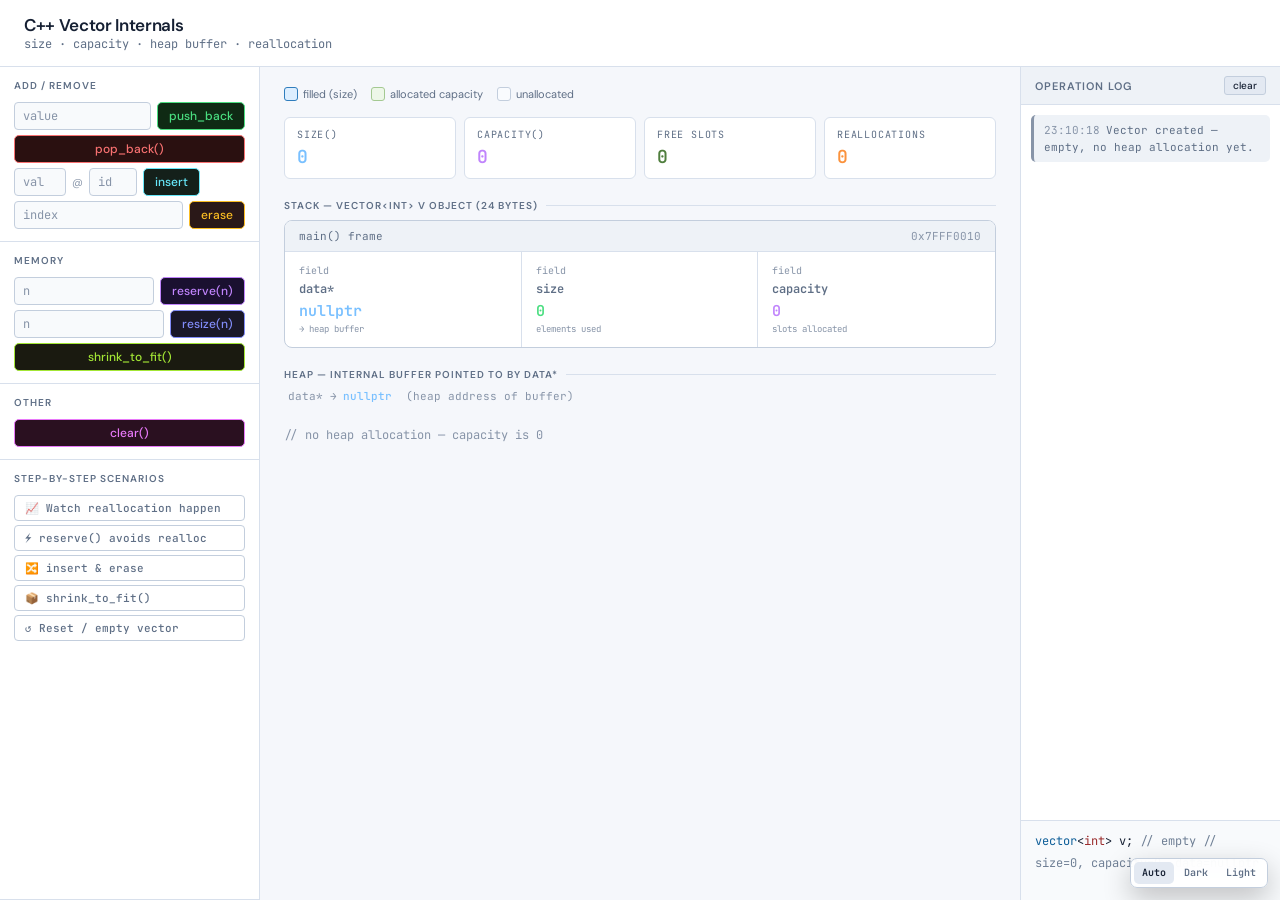
<file: demos/cpp-vector-visualizer.html>
<!DOCTYPE html>
<html lang="en">
<head>
<meta charset="UTF-8">
<meta name="viewport" content="width=device-width, initial-scale=1.0">
<title>C++ Vector Internals Visualizer</title>
<script src="../assets/theme.js"></script>
<link href="https://fonts.googleapis.com/css2?family=JetBrains+Mono:wght@400;500;600&family=DM+Sans:wght@400;500;600&display=swap" rel="stylesheet">
<style>
:root {
  --bg:#0c0f14; --s1:#131720; --s2:#1a2030; --s3:#212840;
  --border:#252d40; --border2:#303d55;
  --text:#d8e4f8; --muted:#7080a0; --dim:#2e3a52;
  --filled:#1a3a5c; --filled-bd:#79c0ff; --filled-text:#a8d4ff;
  --cap:#1a2a1a;   --cap-bd:#3a5a3a;   --cap-text:#4a7a4a;
  --free:#141620;  --free-bd:#252d40;
  --green:#4ade80; --red:#f87171; --amber:#fbbd23;
  --purple:#c084fc; --cyan:#67e8f9; --blue:#79c0ff;
  --realloc:#fb923c;
  --r:8px; --code:'JetBrains Mono',monospace; --ui:'DM Sans',sans-serif;
}
*,*::before,*::after{box-sizing:border-box;margin:0;padding:0}
body{background:var(--bg);color:var(--text);font-family:var(--ui);font-size:14px;min-height:100vh;display:flex;flex-direction:column}

header{padding:14px 24px;border-bottom:1px solid var(--border);background:var(--s1);display:flex;align-items:center;gap:14px;flex-shrink:0}
header h1{font-size:17px;font-weight:600;letter-spacing:-.02em}
header p{font-size:12px;color:var(--muted);font-family:var(--code)}

.main{flex:1;display:grid;grid-template-columns:260px 1fr 260px;gap:0;min-height:0}

/* ── LEFT: Controls ── */
.controls{background:var(--s1);border-right:1px solid var(--border);padding:0;display:flex;flex-direction:column;overflow-y:auto}
.ctrl-section{padding:12px 14px;border-bottom:1px solid var(--border)}
.ctrl-title{font-size:10px;font-weight:600;text-transform:uppercase;letter-spacing:.1em;color:var(--muted);margin-bottom:10px}
.op-grid{display:flex;flex-direction:column;gap:5px}
.op-row{display:flex;gap:6px;align-items:center}
.op-row input{flex:1;font-family:var(--code);font-size:12px;background:#080b10;border:1px solid var(--border2);border-radius:4px;padding:5px 8px;color:var(--text);outline:none;min-width:0}
.op-row input:focus{border-color:var(--blue)}
.op-row input::placeholder{color:var(--dim)}
button{font-family:var(--ui);font-size:12px;font-weight:500;padding:5px 11px;border-radius:5px;cursor:pointer;border:1px solid var(--border2);background:var(--s3);color:var(--text);transition:all .12s;white-space:nowrap}
button:hover{background:var(--border2)}
button:active{transform:scale(.97)}
.btn-push{background:#0f2a14;border-color:var(--green);color:var(--green)}
.btn-push:hover{background:#163820}
.btn-pop{background:#2a1010;border-color:var(--red);color:var(--red)}
.btn-pop:hover{background:#3a1515}
.btn-insert{background:#14201a;border-color:var(--cyan);color:var(--cyan)}
.btn-insert:hover{background:#1a2e24}
.btn-erase{background:#2a1818;border-color:var(--amber);color:var(--amber)}
.btn-erase:hover{background:#3a2010}
.btn-reserve{background:#1a1030;border-color:var(--purple);color:var(--purple)}
.btn-reserve:hover{background:#221440}
.btn-resize{background:#1a1828;border-color:#818cf8;color:#818cf8}
.btn-resize:hover{background:#222038}
.btn-clear{background:#2a1020;border-color:#e879f9;color:#e879f9}
.btn-clear:hover{background:#381430}
.btn-shrink{background:#1a1a10;border-color:#a3e635;color:#a3e635}
.btn-shrink:hover{background:#252510}

.presets{display:flex;flex-direction:column;gap:4px}
.preset{font-size:11px;padding:5px 10px;border-radius:4px;border:1px solid var(--border2);background:transparent;color:var(--muted);cursor:pointer;text-align:left;font-family:var(--code)}
.preset:hover{color:var(--text);border-color:var(--muted);background:var(--s3)}

/* ── CENTER: Visualization ── */
.viz{padding:20px 24px;overflow-y:auto;background:var(--bg)}

.region-label{font-size:10px;font-weight:600;text-transform:uppercase;letter-spacing:.1em;color:var(--muted);margin-bottom:8px;display:flex;align-items:center;gap:8px}
.region-label::after{content:'';flex:1;height:1px;background:var(--border)}

/* Stack object */
.stack-obj{background:var(--s1);border:1px solid var(--border2);border-radius:var(--r);overflow:hidden;margin-bottom:20px}
.stack-obj-header{padding:8px 14px;background:var(--s2);border-bottom:1px solid var(--border);font-size:11px;color:var(--muted);font-family:var(--code);display:flex;justify-content:space-between}
.stack-fields{display:grid;grid-template-columns:1fr 1fr 1fr}
.stack-field{padding:12px 14px;border-right:1px solid var(--border)}
.stack-field:last-child{border-right:none}
.sf-label{font-size:10px;color:var(--dim);font-family:var(--code);margin-bottom:4px}
.sf-name{font-size:12px;font-weight:600;font-family:var(--code);color:var(--muted);margin-bottom:4px}
.sf-val{font-size:15px;font-weight:600;font-family:var(--code);transition:color .3s}

/* Heap buffer */
.heap-area{margin-bottom:20px}
.buffer-wrap{display:flex;flex-direction:column;gap:10px}
.buffer-row{display:flex;align-items:center;gap:8px}
.buffer-label{font-size:10px;font-family:var(--code);color:var(--dim);width:70px;flex-shrink:0;text-align:right}
.cells{display:flex;gap:4px;flex-wrap:wrap}
.cell{
  width:52px;height:48px;border-radius:5px;
  display:flex;flex-direction:column;align-items:center;justify-content:center;
  border:1px solid var(--free-bd);background:var(--free);
  transition:all .3s ease;position:relative;cursor:default;
  font-family:var(--code);
}
.cell.filled{background:var(--filled);border-color:var(--filled-bd)}
.cell.cap-only{background:var(--cap);border-color:var(--cap-bd)}
.cell-val{font-size:13px;font-weight:600;color:var(--filled-text)}
.cell-idx{font-size:9px;color:var(--dim);position:absolute;bottom:3px;right:4px}
.cell.new-elem{animation:popIn .35s cubic-bezier(.34,1.56,.64,1)}
.cell.removing{animation:fadeOut .25s ease forwards}
.cell.realloc-new{animation:slideIn .3s ease}
@keyframes popIn{0%{transform:scale(0);opacity:0}100%{transform:scale(1);opacity:1}}
@keyframes fadeOut{to{opacity:0;transform:scale(.8)}}
@keyframes slideIn{from{opacity:0;transform:translateY(-8px)}to{opacity:1;transform:translateY(0)}}
.cell.flash{animation:flashCell .4s ease}
@keyframes flashCell{0%,100%{background:var(--filled)}50%{background:#1a3a2a;border-color:var(--green)}}

.cell.cap-only .cell-val{color:var(--cap-text);font-size:10px;font-style:italic}

.realloc-notice{
  padding:8px 12px;border-radius:6px;font-size:12px;font-family:var(--code);
  background:rgba(251,146,60,.1);border:1px solid rgba(251,146,60,.3);color:var(--realloc);
  margin-bottom:10px;display:none;animation:slideIn .3s ease;
}
.realloc-notice.show{display:block}

.data-ptr-arrow{
  display:flex;align-items:center;gap:6px;
  font-size:11px;font-family:var(--code);color:var(--dim);
  margin-bottom:8px;padding:0 4px;
}
.ptr-val{color:var(--blue);font-weight:500}

/* Legend */
.legend{display:flex;gap:14px;flex-wrap:wrap;margin-bottom:16px}
.leg{display:flex;align-items:center;gap:5px;font-size:11px;color:var(--muted)}
.leg-box{width:14px;height:14px;border-radius:3px;flex-shrink:0}

/* Stats bar */
.stats-bar{display:grid;grid-template-columns:repeat(4,1fr);gap:8px;margin-bottom:20px}
.stat-card{background:var(--s1);border:1px solid var(--border);border-radius:6px;padding:10px 12px}
.stat-label{font-size:10px;text-transform:uppercase;letter-spacing:.08em;color:var(--muted);margin-bottom:4px;font-family:var(--code)}
.stat-val{font-size:18px;font-weight:600;font-family:var(--code)}

/* ── RIGHT: Log ── */
.log-panel{background:var(--s1);border-left:1px solid var(--border);display:flex;flex-direction:column}
.log-head{padding:9px 14px;background:var(--s2);border-bottom:1px solid var(--border);font-size:11px;font-weight:600;text-transform:uppercase;letter-spacing:.09em;color:var(--muted);display:flex;justify-content:space-between;align-items:center}
.log-clear-btn{font-size:10px;padding:2px 8px;border-radius:3px}
.log-body{flex:1;overflow-y:auto;padding:10px;display:flex;flex-direction:column;gap:4px}
.log-entry{
  padding:7px 10px;border-radius:5px;font-family:var(--code);font-size:11px;
  line-height:1.5;border-left:3px solid transparent;background:var(--s2);
  animation:logSlide .2s ease;
}
@keyframes logSlide{from{opacity:0;transform:translateX(8px)}to{opacity:1;transform:translateX(0)}}
.log-entry.op{border-left-color:var(--blue);color:var(--text)}
.log-entry.realloc{border-left-color:var(--realloc);color:var(--realloc)}
.log-entry.warn{border-left-color:var(--red);color:var(--red)}
.log-entry.info{border-left-color:var(--dim);color:var(--muted)}
.log-entry .log-call{font-weight:600;color:var(--blue)}
.log-entry.realloc .log-call{color:var(--realloc)}
.log-ts{color:var(--dim);margin-right:6px}

/* Code snippet preview */
.code-preview{
  padding:10px 14px;border-top:1px solid var(--border);background:#080b10;
  font-family:var(--code);font-size:12px;line-height:1.8;
  flex-shrink:0;min-height:80px;max-height:120px;overflow-y:auto;
}
.kw{color:#ff7b72}.tp{color:#79c0ff}.fn{color:#d2a8ff}.nm{color:#e6edf3}.cm{color:#3a4a62}.num{color:#79c0ff}
</style>
<link rel="stylesheet" href="../assets/theme.css">
</head>
<body>

<header>
  <div>
    <h1>C++ Vector Internals</h1>
    <p>size · capacity · heap buffer · reallocation</p>
  </div>
</header>

<div class="main">

  <!-- LEFT: Controls -->
  <div class="controls">
    <div class="ctrl-section">
      <div class="ctrl-title">Add / Remove</div>
      <div class="op-grid">
        <div class="op-row">
          <input id="val-push" type="text" placeholder="value" maxlength="6"/>
          <button class="btn-push" onclick="doPush()">push_back</button>
        </div>
        <div class="op-row">
          <button class="btn-pop" style="width:100%" onclick="doPop()">pop_back()</button>
        </div>
        <div class="op-row">
          <input id="val-insert" type="text" placeholder="val" maxlength="5" style="width:52px;flex:none"/>
          <span style="font-size:11px;color:var(--dim)">@</span>
          <input id="idx-insert" type="number" placeholder="idx" min="0" style="width:48px;flex:none"/>
          <button class="btn-insert" onclick="doInsert()">insert</button>
        </div>
        <div class="op-row">
          <input id="idx-erase" type="number" placeholder="index" min="0"/>
          <button class="btn-erase" onclick="doErase()">erase</button>
        </div>
      </div>
    </div>

    <div class="ctrl-section">
      <div class="ctrl-title">Memory</div>
      <div class="op-grid">
        <div class="op-row">
          <input id="val-reserve" type="number" placeholder="n" min="0" max="32"/>
          <button class="btn-reserve" onclick="doReserve()">reserve(n)</button>
        </div>
        <div class="op-row">
          <input id="val-resize" type="number" placeholder="n" min="0" max="24"/>
          <button class="btn-resize" onclick="doResize()">resize(n)</button>
        </div>
        <div class="op-row">
          <button class="btn-shrink" style="width:100%" onclick="doShrink()">shrink_to_fit()</button>
        </div>
      </div>
    </div>

    <div class="ctrl-section">
      <div class="ctrl-title">Other</div>
      <div class="op-grid">
        <div class="op-row">
          <button class="btn-clear" style="width:100%" onclick="doClear()">clear()</button>
        </div>
      </div>
    </div>

    <div class="ctrl-section" style="flex:1">
      <div class="ctrl-title">Step-by-step Scenarios</div>
      <div class="presets">
        <button class="preset" onclick="runScenario('realloc')">📈 Watch reallocation happen</button>
        <button class="preset" onclick="runScenario('reserve')">⚡ reserve() avoids realloc</button>
        <button class="preset" onclick="runScenario('insert')">🔀 insert &amp; erase</button>
        <button class="preset" onclick="runScenario('shrink')">📦 shrink_to_fit()</button>
        <button class="preset" onclick="runScenario('reset')">↺ Reset / empty vector</button>
      </div>
    </div>
  </div>

  <!-- CENTER: Visualization -->
  <div class="viz">

    <div class="legend">
      <div class="leg"><span class="leg-box" style="background:var(--filled);border:1px solid var(--filled-bd)"></span>filled (size)</div>
      <div class="leg"><span class="leg-box" style="background:var(--cap);border:1px solid var(--cap-bd)"></span>allocated capacity</div>
      <div class="leg"><span class="leg-box" style="background:var(--free);border:1px solid var(--border2)"></span>unallocated</div>
    </div>

    <div class="stats-bar">
      <div class="stat-card"><div class="stat-label">size()</div><div class="stat-val" id="stat-size" style="color:var(--blue)">0</div></div>
      <div class="stat-card"><div class="stat-label">capacity()</div><div class="stat-val" id="stat-cap" style="color:var(--purple)">0</div></div>
      <div class="stat-card"><div class="stat-label">free slots</div><div class="stat-val" id="stat-free" style="color:var(--cap-text)">0</div></div>
      <div class="stat-card"><div class="stat-label">reallocations</div><div class="stat-val" id="stat-realloc" style="color:var(--realloc)">0</div></div>
    </div>

    <!-- Stack object -->
    <div class="region-label">Stack — vector&lt;int&gt; v object (24 bytes)</div>
    <div class="stack-obj" style="margin-bottom:20px">
      <div class="stack-obj-header">
        <span>main() frame</span>
        <span style="color:var(--dim)">0x7FFF0010</span>
      </div>
      <div class="stack-fields">
        <div class="stack-field">
          <div class="sf-label">field</div>
          <div class="sf-name">data*</div>
          <div class="sf-val" id="sf-data" style="color:var(--blue)">nullptr</div>
          <div style="font-size:9px;color:var(--dim);margin-top:2px;font-family:var(--code)">→ heap buffer</div>
        </div>
        <div class="stack-field">
          <div class="sf-label">field</div>
          <div class="sf-name">size</div>
          <div class="sf-val" id="sf-size" style="color:var(--green)">0</div>
          <div style="font-size:9px;color:var(--dim);margin-top:2px;font-family:var(--code)">elements used</div>
        </div>
        <div class="stack-field">
          <div class="sf-label">field</div>
          <div class="sf-name">capacity</div>
          <div class="sf-val" id="sf-cap" style="color:var(--purple)">0</div>
          <div style="font-size:9px;color:var(--dim);margin-top:2px;font-family:var(--code)">slots allocated</div>
        </div>
      </div>
    </div>

    <!-- Heap buffer -->
    <div class="region-label">Heap — internal buffer pointed to by data*</div>
    <div id="realloc-notice" class="realloc-notice"></div>

    <div class="heap-area">
      <div class="data-ptr-arrow">
        <span>data* →</span>
        <span class="ptr-val" id="heap-addr">nullptr</span>
        <span style="margin-left:8px;color:var(--dim)">(heap address of buffer)</span>
      </div>
      <div class="buffer-wrap" id="buffer-wrap">
        <div style="color:var(--dim);font-family:var(--code);font-size:12px;padding:16px 0">
          // vector is empty — no heap allocation yet
        </div>
      </div>
    </div>

  </div>

  <!-- RIGHT: Log -->
  <div class="log-panel">
    <div class="log-head">
      <span>Operation Log</span>
      <button class="log-clear-btn" onclick="clearLog()">clear</button>
    </div>
    <div class="log-body" id="log-body"></div>
    <div class="code-preview" id="code-preview">
      <span class="cm">// code will appear here</span>
    </div>
  </div>

</div>

<script>
'use strict';

// ─── STATE ────────────────────────────────────────────────────────
let vec = [];          // actual values
let capacity = 0;      // allocated capacity
let reallocCount = 0;
let stepTimer = null;
let heapBase = 0x3a000;

// ─── HELPERS ──────────────────────────────────────────────────────
function hex(n){ return '0x' + n.toString(16).toUpperCase(); }

function log(msg, type='op', codeSnip=''){
  const body = document.getElementById('log-body');
  const entry = document.createElement('div');
  entry.className = 'log-entry ' + type;
  const ts = new Date().toLocaleTimeString('en',{hour12:false,hour:'2-digit',minute:'2-digit',second:'2-digit'});
  entry.innerHTML = `<span class="log-ts">${ts}</span>${msg}`;
  body.insertBefore(entry, body.firstChild);
  if(codeSnip) showCode(codeSnip);
}

function showCode(html){
  document.getElementById('code-preview').innerHTML = html;
}

function flashStat(id){
  const el = document.getElementById(id);
  el.style.transition = 'none';
  el.style.color = '#fff';
  setTimeout(()=>{ el.style.transition = 'color .5s'; el.style.color = ''; }, 50);
}

function updateStats(){
  document.getElementById('stat-size').textContent = vec.length;
  document.getElementById('stat-cap').textContent = capacity;
  document.getElementById('stat-free').textContent = capacity - vec.length;
  document.getElementById('stat-realloc').textContent = reallocCount;
  document.getElementById('sf-size').textContent = vec.length;
  document.getElementById('sf-cap').textContent = capacity;
  document.getElementById('sf-data').textContent = capacity > 0 ? hex(heapBase) : 'nullptr';
  document.getElementById('heap-addr').textContent = capacity > 0 ? hex(heapBase) : 'nullptr';
}

// ─── RENDER BUFFER ────────────────────────────────────────────────
function renderBuffer(newElemIdx=-1, removingIdx=-1){
  const wrap = document.getElementById('buffer-wrap');
  if(capacity === 0){
    wrap.innerHTML = `<div style="color:var(--dim);font-family:var(--code);font-size:12px;padding:16px 0">// no heap allocation — capacity is 0</div>`;
    return;
  }

  // Show up to 24 slots visible, the rest summarized
  const maxShow = 24;
  let html = `<div class="buffer-row"><span class="buffer-label">${hex(heapBase)}</span><div class="cells">`;

  for(let i = 0; i < Math.min(capacity, maxShow); i++){
    const isFilled = i < vec.length;
    const isNew = i === newElemIdx;
    const isRemoving = i === removingIdx;
    let cls = 'cell';
    if(isFilled) cls += ' filled';
    else if(i < capacity) cls += ' cap-only';
    if(isNew) cls += ' new-elem';
    if(isRemoving) cls += ' removing';

    const valText = isFilled ? vec[i] : '—';
    html += `<div class="${cls}">
      <span class="cell-val">${isFilled ? valText : '<span style="color:var(--dim);font-size:10px">free</span>'}</span>
      <span class="cell-idx">[${i}]</span>
    </div>`;
  }
  if(capacity > maxShow){
    html += `<div style="align-self:center;font-size:11px;color:var(--dim);font-family:var(--code);padding:0 6px">…+${capacity-maxShow} more</div>`;
  }
  html += '</div></div>';

  // Size/capacity visual indicator below
  html += `<div style="display:flex;align-items:center;gap:10px;padding:4px 0 0 78px;font-size:11px;font-family:var(--code)">
    <span style="color:var(--blue)">├── size: ${vec.length} filled ──┤</span>
    <span style="color:var(--cap-text)">${capacity > vec.length ? `├─ capacity: ${capacity-vec.length} free ─┤` : ''}</span>
  </div>`;

  wrap.innerHTML = html;
}

function showRealloc(oldCap, newCap){
  const notice = document.getElementById('realloc-notice');
  notice.textContent = `⚡ Reallocation! capacity ${oldCap} → ${newCap} (buffer moved from ${hex(heapBase - 0x1000)} to ${hex(heapBase)})`;
  notice.classList.add('show');
  setTimeout(()=> notice.classList.remove('show'), 3500);
}

// ─── OPERATIONS ───────────────────────────────────────────────────
function grow(){
  const oldCap = capacity;
  capacity = capacity === 0 ? 1 : capacity * 2;
  heapBase += 0x1000; // simulate new allocation address
  reallocCount++;
  showRealloc(oldCap, capacity);
  log(`<span class="log-call">⚡ REALLOCATION</span> — capacity was ${oldCap}, doubled to ${capacity}. Old buffer freed, all ${vec.length} elements copied to new buffer at ${hex(heapBase)}.`, 'realloc');
  document.getElementById('sf-data').style.color = 'var(--realloc)';
  setTimeout(()=>{ document.getElementById('sf-data').style.color = 'var(--blue)'; }, 1000);
}

function doPush(){
  const raw = document.getElementById('val-push').value.trim() || String(Math.floor(Math.random()*100));
  const val = isNaN(raw) ? raw : Number(raw);
  const didRealloc = vec.length >= capacity;
  if(didRealloc) grow();
  vec.push(val);
  renderBuffer(vec.length - 1);
  updateStats();
  flashStat('stat-size');
  if(!didRealloc) log(`<span class="log-call">push_back(${val})</span> — appended at index [${vec.length-1}]. size: ${vec.length-1}→${vec.length}, capacity unchanged: ${capacity}`, 'op');
  showCode(pushCode(val));
  document.getElementById('val-push').value = '';
}

function doPop(){
  if(vec.length === 0){ log('⚠ pop_back() on empty vector — undefined behavior!', 'warn'); return; }
  const old = vec[vec.length-1];
  renderBuffer(-1, vec.length-1);
  setTimeout(()=>{
    vec.pop();
    renderBuffer();
    updateStats();
    flashStat('stat-size');
    log(`<span class="log-call">pop_back()</span> — removed ${old} from index [${vec.length}]. size: ${vec.length+1}→${vec.length}, capacity unchanged: ${capacity}`, 'op');
  }, 280);
  showCode(`<span class="nm">v</span>.<span class="fn">pop_back</span>();  <span class="cm">// removes last element</span>\n<span class="cm">// size: ${vec.length} → ${vec.length-1}, capacity: ${capacity} (unchanged)</span>`);
}

function doInsert(){
  const raw = document.getElementById('val-insert').value.trim() || '0';
  const val = isNaN(raw) ? raw : Number(raw);
  let idx = parseInt(document.getElementById('idx-insert').value);
  if(isNaN(idx)) idx = vec.length;
  idx = Math.max(0, Math.min(idx, vec.length));
  const didRealloc = vec.length >= capacity;
  if(didRealloc) grow();
  vec.splice(idx, 0, val);
  renderBuffer(idx);
  updateStats();
  flashStat('stat-size');
  log(`<span class="log-call">insert([${idx}], ${val})</span> — inserted at index ${idx}. Elements [${idx}..${vec.length-2}] shifted right. size: ${vec.length-1}→${vec.length}`, 'op');
  showCode(insertCode(idx, val));
  document.getElementById('val-insert').value = '';
  document.getElementById('idx-insert').value = '';
}

function doErase(){
  const idx = parseInt(document.getElementById('idx-erase').value);
  if(isNaN(idx)||idx<0||idx>=vec.length){ log(`⚠ erase(${idx}) — index out of range [0, ${vec.length-1}]`, 'warn'); return; }
  const old = vec[idx];
  renderBuffer(-1, idx);
  setTimeout(()=>{
    vec.splice(idx,1);
    renderBuffer();
    updateStats();
    flashStat('stat-size');
    log(`<span class="log-call">erase([${idx}])</span> — removed ${old}. Elements after [${idx}] shifted left. size: ${vec.length+1}→${vec.length}, capacity: ${capacity}`, 'op');
  }, 280);
  showCode(eraseCode(idx));
  document.getElementById('idx-erase').value = '';
}

function doReserve(){
  const n = parseInt(document.getElementById('val-reserve').value);
  if(isNaN(n)||n<0||n>64){ log('⚠ reserve() — enter a value 0-64', 'warn'); return; }
  if(n <= capacity){
    log(`<span class="log-call">reserve(${n})</span> — no-op: requested ${n} ≤ current capacity ${capacity}. Nothing changes.`, 'info');
    showCode(`<span class="nm">v</span>.<span class="fn">reserve</span>(<span class="num">${n}</span>);  <span class="cm">// no-op: ${n} ≤ capacity ${capacity}</span>`);
    return;
  }
  const old = capacity; const oldBase = heapBase;
  capacity = n;
  heapBase += 0x800;
  reallocCount++;
  showRealloc(old, n);
  renderBuffer();
  updateStats();
  flashStat('stat-cap');
  log(`<span class="log-call">reserve(${n})</span> — capacity ${old}→${n}. Buffer reallocated at ${hex(heapBase)}. Size unchanged: ${vec.length}`, 'realloc');
  showCode(reserveCode(n));
  document.getElementById('val-reserve').value = '';
}

function doResize(){
  const n = parseInt(document.getElementById('val-resize').value);
  if(isNaN(n)||n<0||n>32){ log('⚠ resize() — enter a value 0-32', 'warn'); return; }
  const oldSize = vec.length;
  if(n > capacity){
    const old = capacity;
    capacity = Math.max(n, capacity * 2 || 1);
    heapBase += 0x1000;
    reallocCount++;
    showRealloc(old, capacity);
  }
  while(vec.length < n) vec.push(0);
  while(vec.length > n) vec.pop();
  renderBuffer();
  updateStats();
  flashStat('stat-size'); flashStat('stat-cap');
  log(`<span class="log-call">resize(${n})</span> — size ${oldSize}→${n}. ${n > oldSize ? `Added ${n-oldSize} zero-initialized elements.` : n < oldSize ? `Removed ${oldSize-n} elements from end.` : 'No change in size.'}`, 'op');
  showCode(resizeCode(n));
  document.getElementById('val-resize').value = '';
}

function doShrink(){
  if(capacity === vec.length){ log(`<span class="log-call">shrink_to_fit()</span> — no-op: capacity already equals size (${capacity}).`, 'info'); return; }
  const old = capacity;
  capacity = vec.length;
  if(capacity > 0){ heapBase += 0x400; reallocCount++; }
  renderBuffer();
  updateStats();
  flashStat('stat-cap');
  log(`<span class="log-call">shrink_to_fit()</span> — capacity ${old}→${capacity}. Buffer reallocated to fit exactly. Freed ${old-capacity} unused slots.`, 'realloc');
  showCode(`<span class="nm">v</span>.<span class="fn">shrink_to_fit</span>();\n<span class="cm">// capacity: ${old} → ${capacity} (freed ${old-capacity} slots)</span>`);
}

function doClear(){
  const oldSize = vec.length;
  vec = [];
  renderBuffer();
  updateStats();
  flashStat('stat-size');
  log(`<span class="log-call">clear()</span> — all ${oldSize} elements removed. size→0. Capacity unchanged: ${capacity}.`, 'op');
  showCode(`<span class="nm">v</span>.<span class="fn">clear</span>();\n<span class="cm">// size: ${oldSize} → 0</span>\n<span class="cm">// capacity: ${capacity} (unchanged!)</span>`);
}

function clearLog(){ document.getElementById('log-body').innerHTML = ''; }

// ─── CODE SNIPPETS ────────────────────────────────────────────────
function pushCode(val){
  return `<span class="nm">v</span>.<span class="fn">push_back</span>(<span class="num">${val}</span>);
<span class="cm">// size: ${vec.length-1} → ${vec.length}</span>
<span class="cm">// capacity: ${capacity}${vec.length===capacity?` (just doubled from ${capacity/2})`:'(unchanged)'}</span>`;
}
function insertCode(idx, val){
  return `<span class="kw">auto</span> it = v.<span class="fn">begin</span>() + <span class="num">${idx}</span>;
v.<span class="fn">insert</span>(it, <span class="num">${val}</span>);
<span class="cm">// O(n) — shifts ${vec.length-1-idx} elements right</span>`;
}
function eraseCode(idx){
  return `<span class="kw">auto</span> it = v.<span class="fn">begin</span>() + <span class="num">${idx}</span>;
v.<span class="fn">erase</span>(it);
<span class="cm">// O(n) — shifts elements left to fill gap</span>`;
}
function reserveCode(n){
  return `v.<span class="fn">reserve</span>(<span class="num">${n}</span>);
<span class="cm">// pre-allocates ${n} slots</span>
<span class="cm">// avoids realloc until size > ${n}</span>
<span class="cm">// great before a loop that adds many elements</span>`;
}
function resizeCode(n){
  return `v.<span class="fn">resize</span>(<span class="num">${n}</span>);
<span class="cm">// new elements default-initialized to 0</span>
<span class="cm">// size is now exactly ${n}</span>`;
}

// ─── SCENARIOS ────────────────────────────────────────────────────
function stopScenario(){ if(stepTimer){ clearTimeout(stepTimer); stepTimer=null; } }
function delay(ms){ return new Promise(r=>{ stepTimer=setTimeout(r,ms); }); }

async function runScenario(name){
  stopScenario();
  // Reset state
  vec=[]; capacity=0; reallocCount=0; heapBase=0x3a000;
  renderBuffer(); updateStats();
  clearLog();

  if(name==='reset'){
    log('Vector reset to empty state.','info');
    showCode(`<span class="tp">vector</span>&lt;<span class="kw">int</span>&gt; <span class="nm">v</span>;\n<span class="cm">// empty — no heap allocation yet</span>`);
    return;
  }

  if(name==='realloc'){
    log('Scenario: watch capacity double on each reallocation','info',
      `<span class="tp">vector</span>&lt;<span class="kw">int</span>&gt; <span class="nm">v</span>;\n<span class="cm">// push_back until we see 3 reallocations</span>`);
    const vals = [10,20,30,40,50,60,70,80];
    for(const val of vals){
      await delay(900);
      document.getElementById('val-push').value = val;
      doPush();
    }
    await delay(600);
    log('Notice: capacity went 0→1→2→4→8 — it doubles each time! This keeps push_back() amortized O(1).','info');
    return;
  }

  if(name==='reserve'){
    log('Scenario: reserve() prevents repeated reallocations in a loop','info');
    await delay(600);
    document.getElementById('val-reserve').value = 8;
    doReserve();
    await delay(800);
    log('Now push 8 elements — watch: zero reallocations!','info');
    const vals = [5,15,25,35,45,55,65,75];
    for(const val of vals){
      await delay(700);
      document.getElementById('val-push').value = val;
      doPush();
    }
    await delay(500);
    log(`Total reallocations: ${reallocCount} (just the initial reserve). Without reserve: would have been 4.`,'info');
    return;
  }

  if(name==='insert'){
    log('Scenario: insert() and erase() with iterator positions','info');
    for(const val of [1,2,4,5]){
      await delay(600);
      document.getElementById('val-push').value = val;
      doPush();
    }
    await delay(900);
    log('Now insert 3 at index 2 (between 2 and 4)','info');
    document.getElementById('val-insert').value = 3;
    document.getElementById('idx-insert').value = 2;
    doInsert();
    await delay(1000);
    log('Now erase index 4 (the 5)','info');
    document.getElementById('idx-erase').value = 4;
    doErase();
    return;
  }

  if(name==='shrink'){
    log('Scenario: reserve large, fill few, then shrink_to_fit()','info');
    await delay(500);
    document.getElementById('val-reserve').value = 16;
    doReserve();
    await delay(800);
    for(const val of [10,20,30]){
      await delay(600);
      document.getElementById('val-push').value = val;
      doPush();
    }
    await delay(900);
    log('Capacity is 16 but we only used 3 slots. shrink_to_fit() will release that memory.','info');
    await delay(800);
    doShrink();
    return;
  }
}

// ─── INIT ─────────────────────────────────────────────────────────
updateStats();
renderBuffer();
showCode(`<span class="tp">vector</span>&lt;<span class="kw">int</span>&gt; <span class="nm">v</span>;  <span class="cm">// empty</span>\n<span class="cm">// size=0, capacity=0, data=nullptr</span>`);
log('Vector created — empty, no heap allocation yet.','info');
</script>
</body>
</html>
</file>
<file: assets/theme.css>
:root[data-theme="light"] {
  color-scheme: light;
  --bg:#f5f7fb;
  --s1:#ffffff;
  --s2:#eef2f7;
  --s3:#e3e9f2;
  --surface:#ffffff;
  --surface2:#eef2f7;
  --border:#d8e0ec;
  --border2:#c3cedd;
  --text:#162033;
  --muted:#5f6f86;
  --dim:#8794a8;
  --filled:#dceeff;
  --filled-bd:#2f7dbd;
  --filled-text:#13598d;
  --cap:#edf7e8;
  --cap-bd:#a4c992;
  --cap-text:#4f7e3d;
  --free:#f9fbfe;
  --free-bd:#d8e0ec;
  --cell-default-bg:#f8fbff;
  --cell-default-bd:#cfdae8;
  --int-bg:#e3f1ff;
  --float-bg:#e5f8eb;
  --char-bg:#fff0dc;
  --bool-bg:#ffe8f3;
  --ptr-bg:#f0e6ff;
  --long-bg:#e3f1ff;
}

:root[data-theme="light"] body {
  background:var(--bg);
  color:var(--text);
}

:root[data-theme="light"] textarea,
:root[data-theme="light"] input[type="text"],
:root[data-theme="light"] input[type="number"],
:root[data-theme="light"] select,
:root[data-theme="light"] .bb-input,
:root[data-theme="light"] .code-block,
:root[data-theme="light"] .code-preview,
:root[data-theme="light"] .code-out {
  background:#f8fafc;
  color:var(--text);
}

:root[data-theme="light"] select option {
  background:#ffffff;
  color:var(--text);
}

:root[data-theme="light"] .modal-overlay {
  background:rgba(15,23,42,.35);
}

:root[data-theme="light"] .hero::before {
  background:
    radial-gradient(ellipse 60% 40% at 30% 60%,rgba(47,125,189,.08) 0%,transparent 70%),
    radial-gradient(ellipse 50% 50% at 70% 40%,rgba(126,87,194,.07) 0%,transparent 70%);
}

:root[data-theme="light"] .kw { color:#9b2c2c; }
:root[data-theme="light"] .tp,
:root[data-theme="light"] .num { color:#0f5f99; }
:root[data-theme="light"] .fn { color:#6f42c1; }
:root[data-theme="light"] .nm { color:#162033; }
:root[data-theme="light"] .cm,
:root[data-theme="light"] .cmmt { color:#708096; }

.theme-toggle {
  position:fixed;
  right:12px;
  bottom:12px;
  z-index:2000;
  display:flex;
  gap:2px;
  padding:3px;
  border:1px solid var(--border2);
  border-radius:7px;
  background:color-mix(in srgb, var(--s1) 92%, transparent);
  box-shadow:0 10px 28px rgba(0,0,0,.24);
  backdrop-filter:blur(10px);
}

.theme-toggle button {
  border:0;
  border-radius:5px;
  background:transparent;
  color:var(--muted);
  cursor:pointer;
  font-family:var(--code, var(--font-code, monospace));
  font-size:10px;
  font-weight:600;
  line-height:1;
  padding:6px 8px;
  transition:background .15s,color .15s;
}

.theme-toggle button:hover {
  background:var(--s2);
  color:var(--text);
}

.theme-toggle button.active {
  background:var(--s3);
  color:var(--text);
}

@media (max-width: 640px) {
  .theme-toggle {
    right:8px;
    bottom:8px;
  }

  .theme-toggle button {
    padding:6px;
  }
}
</file>
